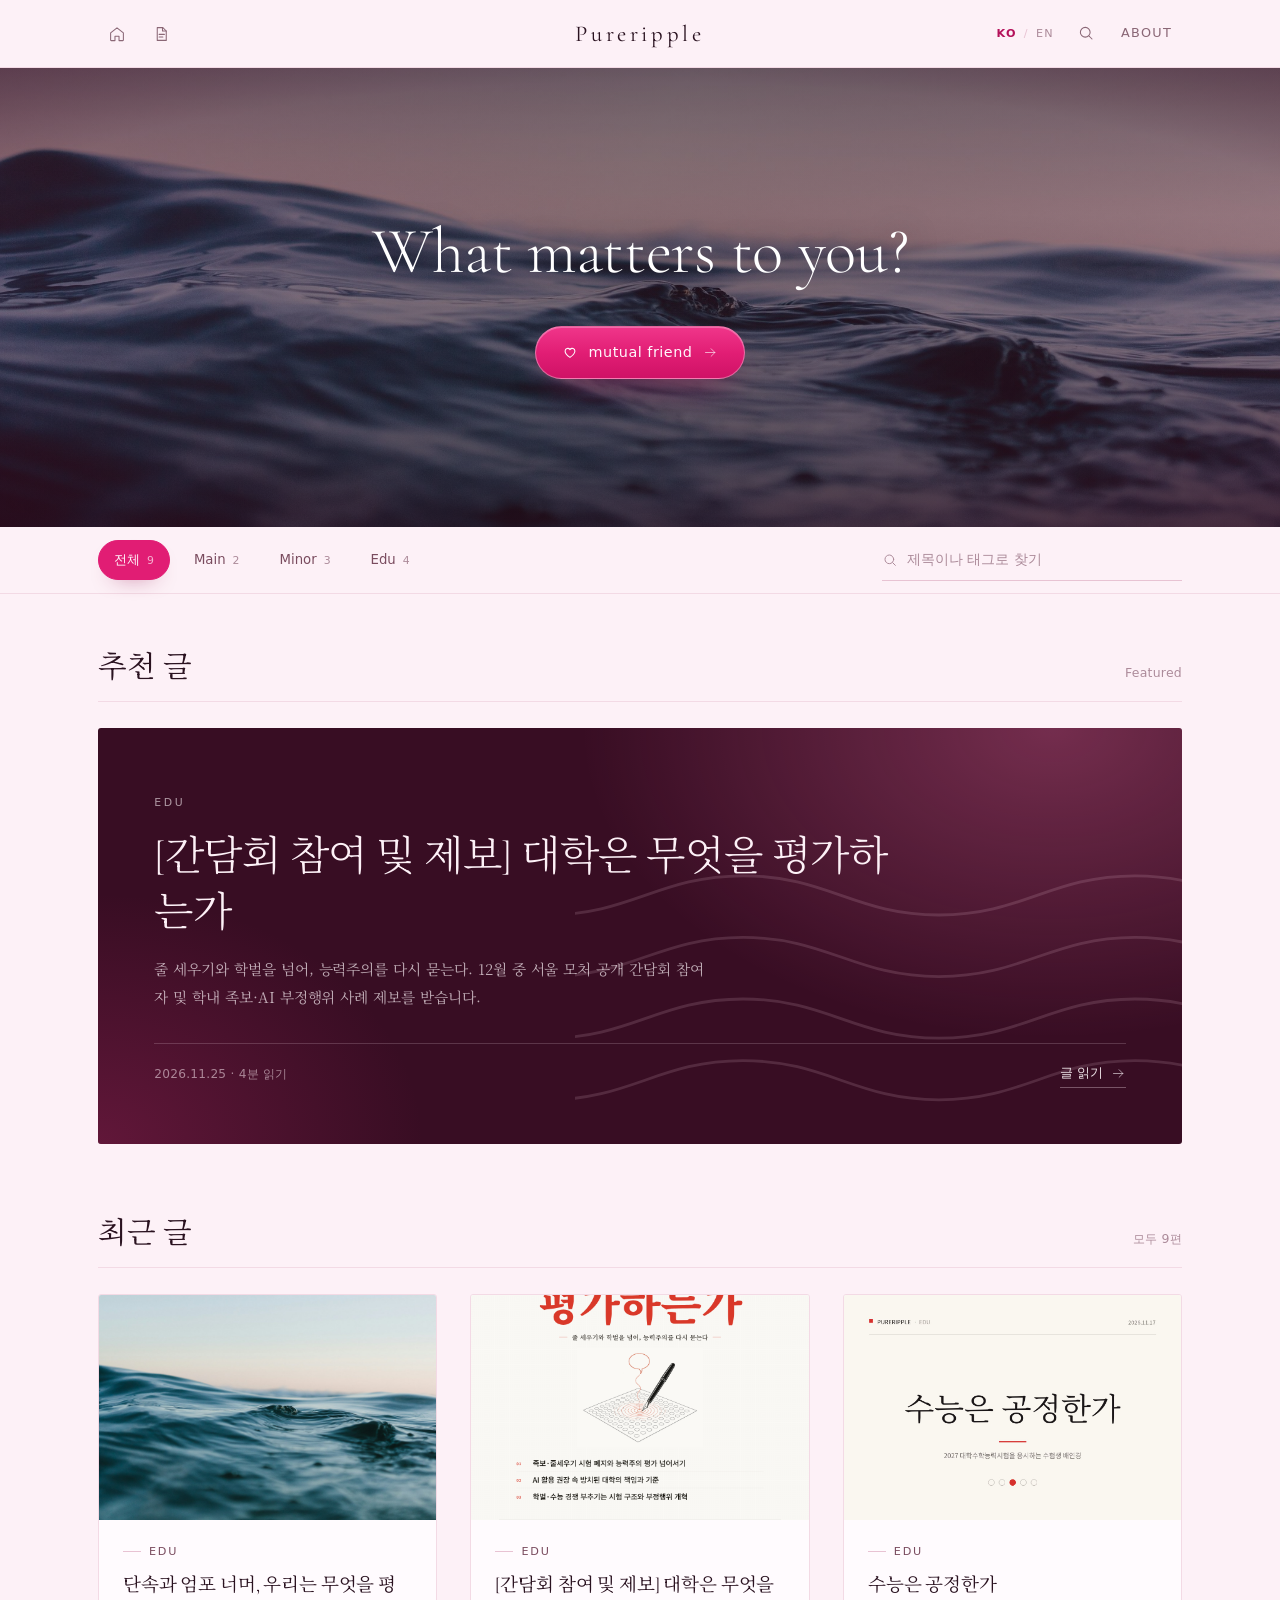
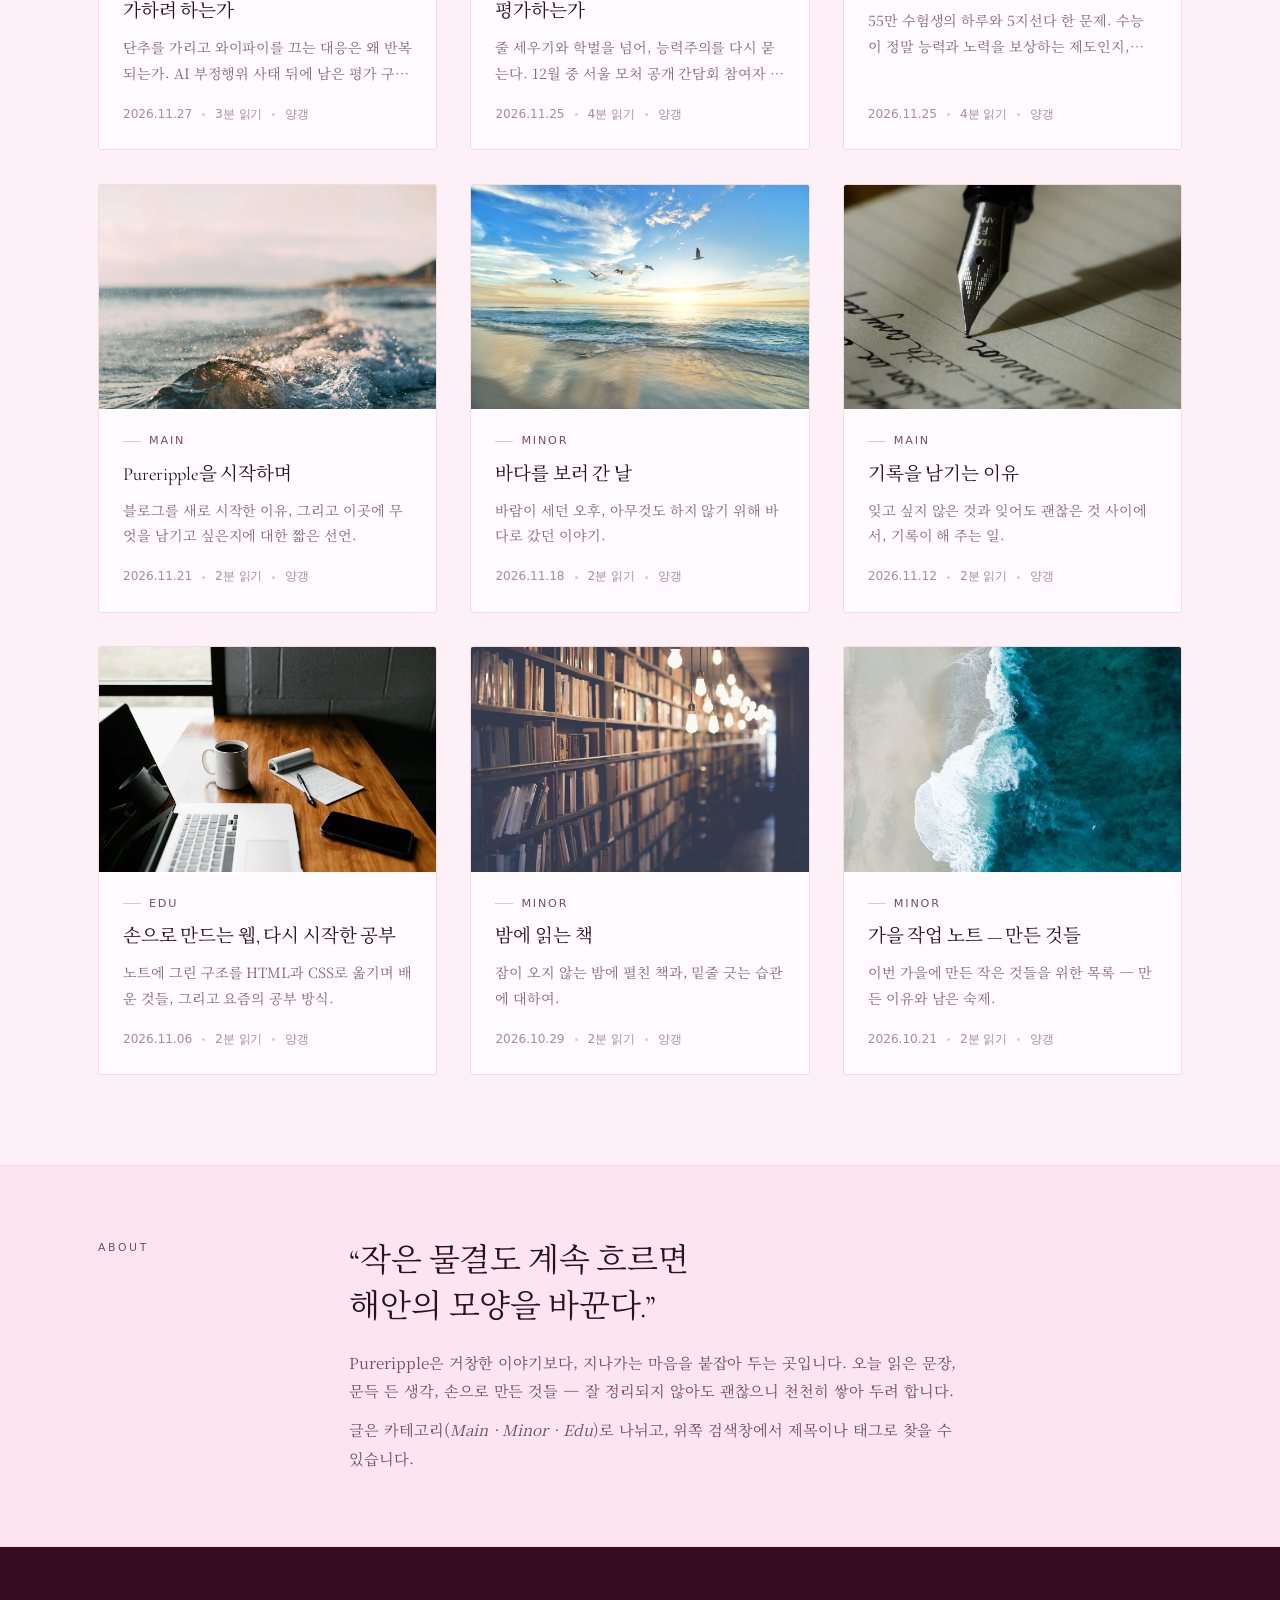
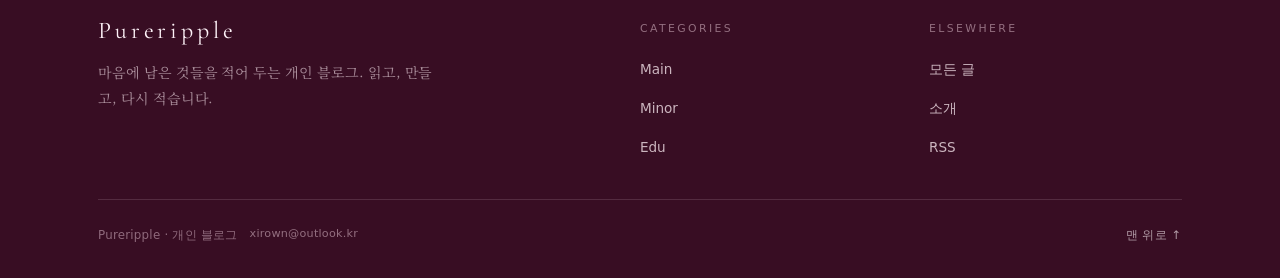
<file: index.html>
<!DOCTYPE html>
<html lang="ko">
  <head>
    <meta charset="utf-8" />
    <meta name="viewport" content="width=device-width, initial-scale=1" />
    <meta name="robots" content="index, follow" />
    <title>Pureripple — 마음에 남은 것들을 적는 곳</title>
    <meta
      name="description"
      content="Pureripple은 일상과 생각, 작업의 기록을 천천히 쌓아 두는 개인 블로그입니다."
    />
    <meta name="theme-color" content="#fdf1f7" />
    <link rel="alternate" type="application/rss+xml" title="Pureripple RSS" href="feed.xml" />

    <meta property="og:type" content="website" />
    <meta property="og:title" content="Pureripple — 마음에 남은 것들을 적는 곳" />
    <meta
      property="og:description"
      content="일상과 생각, 작업의 기록을 천천히 쌓아 두는 개인 블로그."
    />
    <meta property="og:image" content="assets/hero.jpg" />

    <link rel="icon" href="assets/favicon.svg" type="image/svg+xml" />
    <link rel="preconnect" href="https://fonts.googleapis.com" />
    <link rel="preconnect" href="https://fonts.gstatic.com" crossorigin />
    <link
      href="https://fonts.googleapis.com/css2?family=Cormorant+Garamond:wght@300;400;500&family=Noto+Serif+KR:wght@300;400;500;600&display=swap"
      rel="stylesheet"
    />
    <link rel="stylesheet" href="style.css" />
  </head>
  <body>
    <a class="skip-link" href="#archive">본문으로 건너뛰기</a>

    <!-- 헤더 -->
    <header class="site-header" id="top">
      <div class="header-inner">
        <nav class="header-nav header-nav--left" aria-label="빠른 이동">
          <a class="icon-link" href="index.html" aria-label="홈으로">
            <svg viewBox="0 0 24 24" fill="none" stroke="currentColor" stroke-linecap="round" stroke-linejoin="round" aria-hidden="true">
              <path d="M3.5 10.5 12 3.8l8.5 6.7V20a.8.8 0 0 1-.8.8h-5V15h-5.4v5.8h-5A.8.8 0 0 1 3.5 20z"></path>
            </svg>
          </a>
          <a class="icon-link" href="#archive" aria-label="글 목록 보기">
            <svg viewBox="0 0 24 24" fill="none" stroke="currentColor" stroke-linecap="round" stroke-linejoin="round" aria-hidden="true">
              <path d="M7 3.5h7.5L19 8v12.5H7z"></path>
              <path d="M14 3.5V8h5"></path>
              <path d="M9.5 12.5h7M9.5 16h5"></path>
            </svg>
          </a>
        </nav>

        <a class="wordmark" href="index.html">Pureripple</a>

        <div class="header-nav header-nav--right">
          <div class="lang-switch" role="group" aria-label="Language">
            <button class="lang-btn" type="button" data-lang="ko" aria-pressed="true">KO</button>
            <span class="lang-sep" aria-hidden="true">/</span>
            <button class="lang-btn" type="button" data-lang="en" aria-pressed="false">EN</button>
          </div>
          <button class="icon-link" id="searchJump" aria-label="글 검색하기">
            <svg viewBox="0 0 24 24" fill="none" stroke="currentColor" stroke-linecap="round" stroke-linejoin="round" aria-hidden="true">
              <circle cx="11" cy="11" r="6.5"></circle>
              <path d="m16 16 4 4"></path>
            </svg>
          </button>
          <a class="header-link" href="#about">About</a>
        </div>
      </div>
    </header>

    <main>
      <!-- 히어로 -->
      <section class="hero" aria-labelledby="heroTitle">
        <img
          class="hero-img"
          src="assets/hero.jpg"
          alt="아침빛이 비치는 잔잔한 바다의 물결"
          fetchpriority="high"
          width="2200"
          height="1240"
        />
        <div class="hero-veil" aria-hidden="true"></div>
        <div class="hero-inner">
          <h1 class="hero-title" id="heroTitle">What matters to you?</h1>
          <div class="hero-actions">
            <button
              class="btn btn-mutual"
              type="button"
              id="mutualFriendOpen"
              aria-haspopup="dialog"
              aria-controls="mutualFriendDialog"
            >
              <svg class="btn-heart" viewBox="0 0 24 24" fill="none" stroke="currentColor" stroke-linecap="round" stroke-linejoin="round" aria-hidden="true">
                <path d="M12 20.1c-1.2-.8-7.3-4.9-7.3-9.3a4 4 0 0 1 7.3-2.4 4 4 0 0 1 7.3 2.4c0 4.4-6.1 8.5-7.3 9.3z"></path>
              </svg>
              mutual friend
              <svg class="btn-arrow" viewBox="0 0 24 24" fill="none" stroke="currentColor" stroke-linecap="round" stroke-linejoin="round" aria-hidden="true">
                <path d="M4 12h15"></path>
                <path d="m13 6 6 6-6 6"></path>
              </svg>
            </button>
          </div>
        </div>
      </section>

      <!-- 카테고리 · 검색 -->
      <div class="toolbar" id="archive">
        <div class="container toolbar-inner">
          <div class="filters" id="filterBar" role="group" aria-label="카테고리 필터">
            <button class="chip is-active" data-category="전체" aria-pressed="true">전체</button>
          </div>

          <div class="search" role="search">
            <svg viewBox="0 0 24 24" fill="none" stroke="currentColor" stroke-linecap="round" stroke-linejoin="round" aria-hidden="true">
              <circle cx="11" cy="11" r="6.5"></circle>
              <path d="m16 16 4 4"></path>
            </svg>
            <input
              id="searchInput"
              type="search"
              placeholder="제목이나 태그로 찾기"
              aria-label="글 검색"
              data-i18n-ph="searchPh"
              data-i18n-aria="searchAria"
              autocomplete="off"
            />
            <button class="search-clear" id="searchClear" aria-label="검색어 지우기" data-i18n-aria="clearAria" hidden>
              <svg viewBox="0 0 24 24" fill="none" stroke="currentColor" stroke-linecap="round" aria-hidden="true">
                <path d="m6 6 12 12M18 6 6 18"></path>
              </svg>
            </button>
          </div>
        </div>
      </div>

      <!-- 추천 글 -->
      <section class="section featured-section" aria-labelledby="featuredTitle" id="featuredSection">
        <div class="container">
          <div class="section-head">
            <h2 class="section-title" id="featuredTitle" data-i18n="featured">추천 글</h2>
            <p class="section-note" data-i18n="featuredNote">Featured</p>
          </div>
          <div id="featuredWrap">
            <div class="loading">글을 불러오는 중…</div>
          </div>
        </div>
      </section>

      <!-- 최근 글 -->
      <section class="section" aria-labelledby="recentTitle">
        <div class="container">
          <div class="section-head">
            <h2 class="section-title" id="recentTitle" data-i18n="recent">최근 글</h2>
            <p class="section-note" id="resultNote"></p>
          </div>

          <div class="post-grid" id="postGrid"></div>

          <div class="empty-state" id="emptyState" hidden>
            <strong data-i18n="emptyTitle">아직 이 조건에 맞는 글이 없어요</strong>
            <span data-i18n="emptyBody">다른 검색어를 넣거나 카테고리를 바꿔 보세요.</span>
            <div>
              <button class="link-arrow" id="resetFilters" type="button" data-i18n="showAll">
                전체 글 보기
              </button>
            </div>
          </div>
        </div>
      </section>

      <!-- 소개 -->
      <section class="about" id="about" aria-labelledby="aboutTitle">
        <div class="container about-inner">
          <div>
            <p class="eyebrow">About</p>
          </div>
          <div>
            <h2 class="about-quote" id="aboutTitle" data-i18n-html="aboutQuote">
              “작은 물결도 계속 흐르면<br />
              해안의 모양을 바꾼다.”
            </h2>
            <p class="about-body" data-i18n="aboutBody1">
              Pureripple은 거창한 이야기보다, 지나가는 마음을 붙잡아 두는 곳입니다.
              오늘 읽은 문장, 문득 든 생각, 손으로 만든 것들 — 잘 정리되지 않아도 괜찮으니
              천천히 쌓아 두려 합니다.
            </p>
            <p class="about-body" data-i18n-html="aboutBody2">
              글은 카테고리(<em>Main · Minor · Edu</em>)로 나뉘고, 위쪽 검색창에서
              제목이나 태그로 찾을 수 있습니다.
            </p>
          </div>
        </div>
      </section>
    </main>

    <!-- 푸터 -->
    <footer class="site-footer">
      <div class="container">
        <div class="footer-top">
          <div class="footer-brand">
            <p class="footer-wordmark">Pureripple</p>
            <p class="footer-line" data-i18n="footerLine">
              마음에 남은 것들을 적어 두는 개인 블로그. 읽고, 만들고, 다시 적습니다.
            </p>
          </div>
          <div>
            <p class="footer-col-title" data-i18n="categories">Categories</p>
            <ul class="footer-links" data-footer-cats>
              <li><a href="index.html?cat=Main#archive" data-cat-link="Main" data-cat-label="Main">Main</a></li>
              <li><a href="index.html?cat=Minor#archive" data-cat-link="Minor" data-cat-label="Minor">Minor</a></li>
              <li><a href="index.html?cat=Edu#archive" data-cat-link="Edu" data-cat-label="Edu">Edu</a></li>
            </ul>
          </div>
          <div>
            <p class="footer-col-title" data-i18n="elsewhere">Elsewhere</p>
            <ul class="footer-links">
              <li><a href="#archive" data-i18n="allPosts">모든 글</a></li>
              <li><a href="#about" data-i18n="aboutMenu">소개</a></li>
              <li><a href="feed.xml" type="application/rss+xml" data-i18n="rss">RSS</a></li>
            </ul>
          </div>
        </div>
        <div class="footer-bottom">
          <div class="footer-bottom-meta">
            <span data-i18n="footerNote">Pureripple · 개인 블로그</span>
            <a class="footer-mail" href="mailto:xirown@outlook.kr">xirown@outlook.kr</a>
          </div>
          <a class="to-top" href="#top" data-i18n="toTop">맨 위로 ↑</a>
        </div>
      </div>
    </footer>

    <noscript>
      <div class="container">
        <div class="notice">
          <h2>글 목록을 보려면 자바스크립트가 필요해요</h2>
          <p>브라우저의 자바스크립트를 켜면 추천 글과 최근 글이 나타납니다.</p>
        </div>
      </div>
    </noscript>

    <!-- 서로이웃 신청 (Mutual Friend) 모달 -->
    <dialog
      class="mf-dialog"
      id="mutualFriendDialog"
      aria-labelledby="mfTitle"
      aria-describedby="mfLede"
    >
      <div class="mf-panel">
        <button class="mf-close" type="button" id="mfClose" aria-label="닫기" data-i18n-aria="mfCancel">
          <svg viewBox="0 0 24 24" fill="none" stroke="currentColor" stroke-linecap="round" aria-hidden="true">
            <path d="m6 6 12 12M18 6 6 18"></path>
          </svg>
        </button>

        <div class="mf-head">
          <p class="eyebrow" data-i18n="mfEyebrow">Mutual friend</p>
          <h2 class="mf-title" id="mfTitle" data-i18n-html="mfTitle">서로이웃 <em>신청</em></h2>
          <p class="mf-lede" id="mfLede" data-i18n="mfLede">
            Pureripple의 새 글을 가장 먼저 나누고, 서로의 기록에 가끔 들르는
            이웃이 되고 싶어요. 이름과 한마디만 남겨 주세요.
          </p>
        </div>

        <div class="mf-done mf-soon" id="mfSoon">
          <span class="mf-badge" aria-hidden="true">
            <svg viewBox="0 0 24 24" fill="none" stroke="currentColor" stroke-linecap="round" stroke-linejoin="round">
              <circle cx="12" cy="12" r="8.4"></circle>
              <path d="M12 7.6V12l3 1.9"></path>
            </svg>
          </span>
          <p class="mf-state" data-i18n="mfSoonLabel">준비 중</p>
          <h3 class="mf-done-title" id="mfSoonTitle" tabindex="-1" data-i18n="mfSoonTitle">
            현재 서로이웃 기능은 아직 활성화 전(준비 중)입니다
          </h3>
          <p class="mf-done-body" data-i18n="mfSoonBody">
            곧 문을 열면 이곳에서 신청을 받을게요. 그동안 새 글은 RSS로 가장 먼저
            받아 보실 수 있어요.
          </p>
          <div class="mf-actions">
            <a class="btn btn-ghost" href="feed.xml" data-i18n="mfSoonRss">RSS로 새 글 받기</a>
            <button class="btn btn-primary" type="button" id="mfSoonClose" data-i18n="mfCancel">닫기</button>
          </div>
        </div>
      </div>
    </dialog>

    <script src="app.js"></script>
  </body>
</html>
</file>
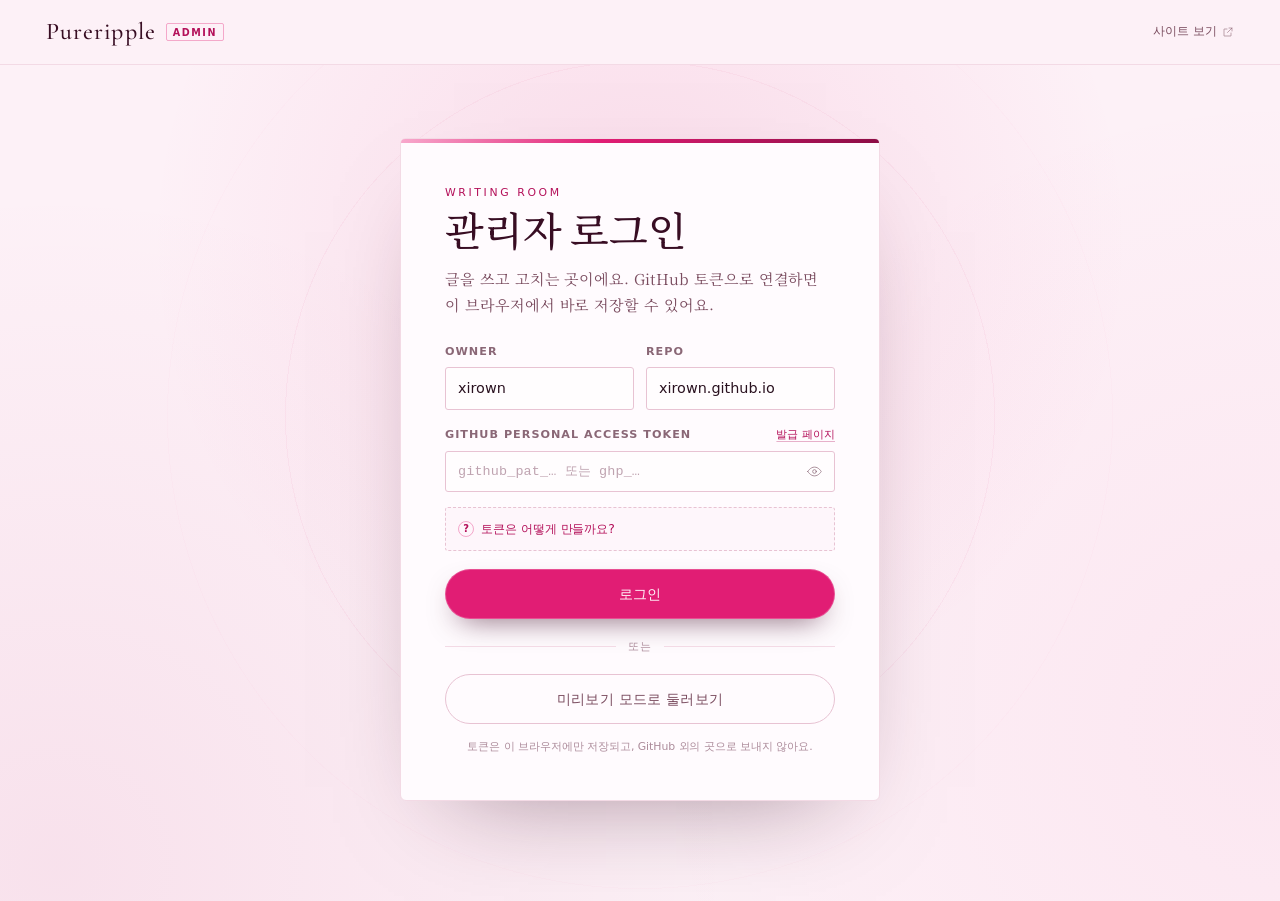
<file: admin/index.html>
<!DOCTYPE html>
<html lang="ko">
  <head>
    <meta charset="utf-8" />
    <meta name="viewport" content="width=device-width, initial-scale=1" />
    <title>관리자 — Pureripple</title>
    <meta name="robots" content="noindex, nofollow" />
    <meta name="referrer" content="no-referrer" />
    <meta http-equiv="refresh" content="0; url=../admin.html" />
    <link rel="icon" href="../assets/favicon.svg" type="image/svg+xml" />
    <script>
      // /admin 으로 들어와도 같은 관리자 화면을 엽니다. (#/edit/... 같은 주소도 유지)
      location.replace("../admin.html" + location.hash);
    </script>
  </head>
  <body>
    <p style="font-family: system-ui, sans-serif; padding: 24px; line-height: 1.7">
      관리자 페이지로 이동 중이에요.
      <a href="../admin.html">관리자 페이지 열기</a>
    </p>
  </body>
</html>
</file>
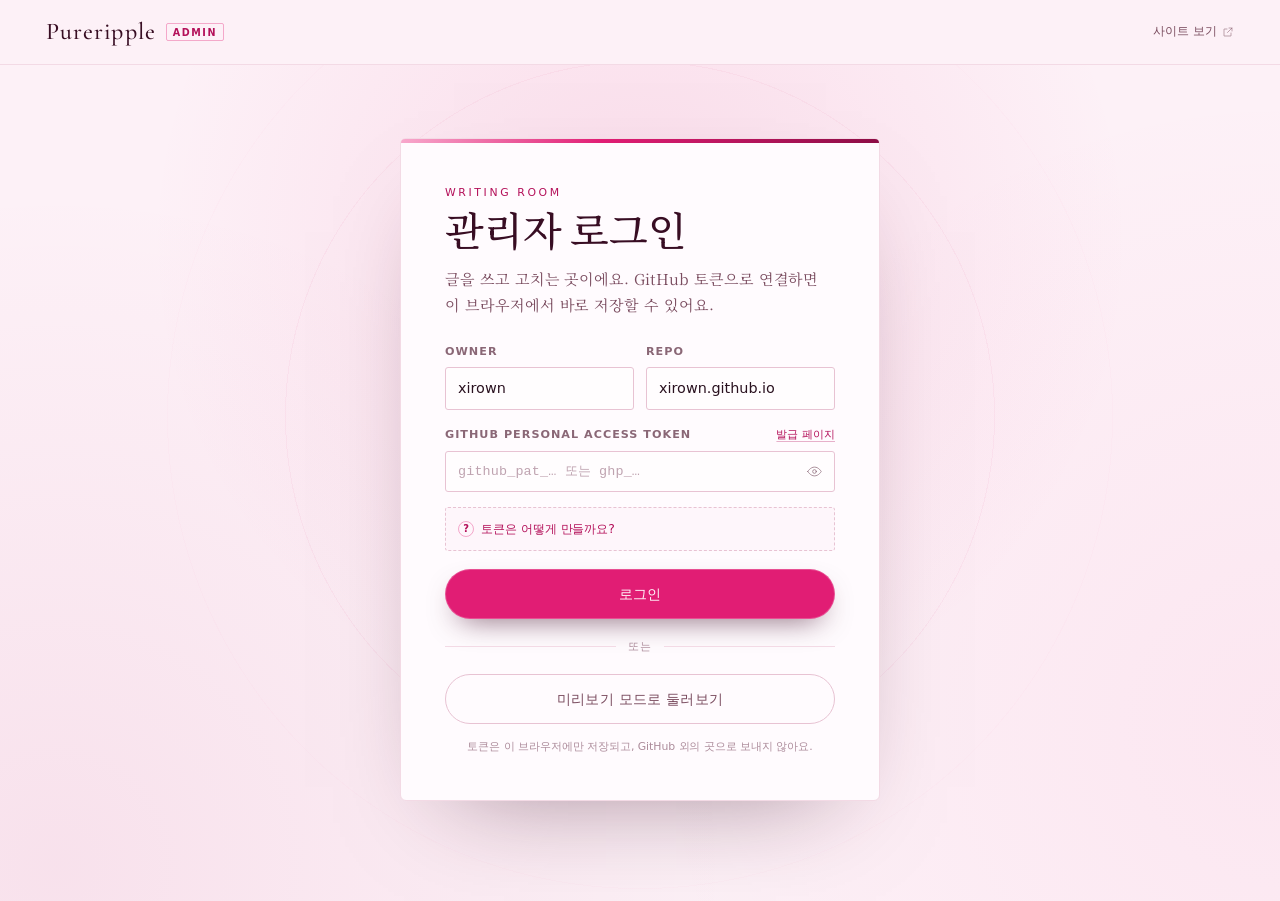
<file: admin.html>
<!DOCTYPE html>
<html lang="ko">
  <head>
    <meta charset="utf-8" />
    <meta name="viewport" content="width=device-width, initial-scale=1" />
    <title>관리자 — Pureripple</title>
    <meta name="robots" content="noindex, nofollow" />
    <meta name="referrer" content="no-referrer" />
    <meta name="theme-color" content="#fdf1f7" />

    <link rel="icon" href="assets/favicon.svg" type="image/svg+xml" />
    <link rel="preconnect" href="https://fonts.googleapis.com" />
    <link rel="preconnect" href="https://fonts.gstatic.com" crossorigin />
    <link
      href="https://fonts.googleapis.com/css2?family=Cormorant+Garamond:wght@300;400;500;600&family=Noto+Serif+KR:wght@300;400;500;600&display=swap"
      rel="stylesheet"
    />
    <link rel="stylesheet" href="style.css" />
    <link rel="stylesheet" href="admin.css" />
  </head>
  <body class="ad-body" data-view="boot">
    <a class="skip-link" href="#adminMain">본문으로 건너뛰기</a>

    <!-- 관리자 헤더 -->
    <header class="ad-header">
      <div class="ad-header-inner">
        <a class="ad-brand" href="index.html" title="블로그로 돌아가기">
          <span class="ad-brand-name">Pureripple</span>
          <span class="ad-brand-tag">Admin</span>
        </a>

        <div class="ad-header-tools">
          <span class="ad-conn" id="connChip" hidden>
            <span class="ad-conn-dot" aria-hidden="true"></span>
            <span id="connText">연결 확인 중</span>
          </span>
          <a class="ad-textlink" href="index.html" target="_blank" rel="noopener">
            사이트 보기
            <svg viewBox="0 0 24 24" fill="none" stroke="currentColor" stroke-linecap="round" stroke-linejoin="round" aria-hidden="true">
              <path d="M14 4h6v6"></path>
              <path d="M20 4 11 13"></path>
              <path d="M18 14v5.5a.5.5 0 0 1-.5.5h-13a.5.5 0 0 1-.5-.5v-13a.5.5 0 0 1 .5-.5H10"></path>
            </svg>
          </a>
          <button class="ad-out" id="logoutBtn" type="button" hidden>나가기</button>
        </div>
      </div>
    </header>

    <main id="adminMain">
      <!-- 연결 확인 중 (저장된 토큰이 있을 때 잠깐 보입니다) -->
      <section class="ad-view ad-boot" id="viewBoot" aria-live="polite" aria-label="연결 확인 중">
        <span class="ad-boot-mark" aria-hidden="true"></span>
        <p>연결을 확인하는 중…</p>
      </section>

      <!-- ============================== 로그인 ============================== -->
      <section class="ad-view ad-login" id="viewLogin" aria-labelledby="loginTitle">
        <div class="ad-login-rings" aria-hidden="true"></div>

        <div class="ad-login-card">
          <p class="eyebrow">Writing room</p>
          <h1 class="ad-login-title" id="loginTitle">관리자 로그인</h1>
          <p class="ad-login-lede">
            글을 쓰고 고치는 곳이에요. GitHub 토큰으로 연결하면 이 브라우저에서 바로
            저장할 수 있어요.
          </p>

          <div class="ad-alert" id="loginNotice" role="alert" hidden></div>

          <form id="loginForm" novalidate>
            <div class="ad-field-row">
              <label class="ad-field">
                <span class="ad-label">Owner</span>
                <input
                  class="ad-input"
                  id="ownerInput"
                  name="owner"
                  type="text"
                  value="xirown"
                  autocomplete="username"
                  spellcheck="false"
                  required
                />
              </label>
              <label class="ad-field">
                <span class="ad-label">Repo</span>
                <input
                  class="ad-input"
                  id="repoInput"
                  name="repo"
                  type="text"
                  value="xirown.github.io"
                  autocomplete="off"
                  spellcheck="false"
                  required
                />
              </label>
            </div>

            <label class="ad-field">
              <span class="ad-label">
                GitHub Personal Access Token
                <a class="ad-label-link" href="https://github.com/settings/tokens" target="_blank" rel="noopener">발급 페이지</a>
              </span>
              <span class="ad-secret">
                <input
                  class="ad-input"
                  id="tokenInput"
                  name="token"
                  type="password"
                  placeholder="github_pat_… 또는 ghp_…"
                  autocomplete="off"
                  spellcheck="false"
                  required
                />
                <button class="ad-secret-toggle" id="tokenToggle" type="button" aria-label="토큰 보기" aria-pressed="false">
                  <svg viewBox="0 0 24 24" fill="none" stroke="currentColor" stroke-linecap="round" stroke-linejoin="round" aria-hidden="true">
                    <path d="M2.5 12S6 5.8 12 5.8 21.5 12 21.5 12 18 18.2 12 18.2 2.5 12 2.5 12z"></path>
                    <circle cx="12" cy="12" r="2.6"></circle>
                  </svg>
                </button>
              </span>
            </label>

            <details class="ad-token-help">
              <summary>토큰은 어떻게 만들까요?</summary>
              <ol>
                <li><a href="https://github.com/settings/personal-access-tokens/new" target="_blank" rel="noopener">새 토큰 만들기</a>를 엽니다.</li>
                <li><strong>Repository access</strong>에서 <em>Only select repositories</em> → <strong>xirown.github.io</strong>를 고릅니다.</li>
                <li><strong>Permissions</strong> → <em>Repository permissions</em> → <strong>Contents</strong>를 <strong>Read and write</strong>로 바꿉니다.</li>
                <li><strong>Generate token</strong>을 누르고, 나온 값을 위 칸에 붙여 넣습니다.</li>
              </ol>
              <p class="ad-hint">
                클래식 토큰을 쓴다면 <strong>repo</strong> 권한만 있으면 돼요. 토큰은 다른
                사람에게 보여 주지 마세요.
              </p>
            </details>

            <button class="btn btn-primary ad-block" id="loginBtn" type="submit">로그인</button>
          </form>

          <div class="ad-or"><span>또는</span></div>

          <button class="btn btn-ghost ad-block" id="previewBtn" type="button">
            미리보기 모드로 둘러보기
          </button>
          <p class="ad-note">
            토큰은 이 브라우저에만 저장되고, GitHub 외의 곳으로 보내지 않아요.
          </p>
        </div>
      </section>

      <!-- ============================== 대시보드 ============================== -->
      <section class="ad-view" id="viewDashboard" aria-labelledby="dashTitle">
        <div class="ad-wrap">
          <header class="ad-pagehead">
            <div>
              <p class="eyebrow">Writing room</p>
              <h1 class="ad-title" id="dashTitle">글 관리</h1>
              <p class="ad-lede" id="dashLede">
                지금까지 남긴 글을 여기서 고치고 지울 수 있어요.
              </p>
            </div>
            <div class="ad-pagehead-actions">
              <button class="btn btn-ghost" id="analyticsBtn" type="button">
                <svg viewBox="0 0 24 24" fill="none" stroke="currentColor" stroke-linecap="round" stroke-linejoin="round" aria-hidden="true">
                  <path d="M4 20V9"></path>
                  <path d="M10 20V4"></path>
                  <path d="M16 20v-7"></path>
                  <path d="M22 20H2"></path>
                </svg>
                통계
              </button>
              <button class="btn btn-ghost" id="settingsBtn" type="button">
                <svg viewBox="0 0 24 24" fill="none" stroke="currentColor" stroke-linecap="round" stroke-linejoin="round" aria-hidden="true">
                  <circle cx="12" cy="12" r="7.5"></circle>
                  <path d="M2.8 12h18.4"></path>
                  <path d="M12 4.5c2.2 2.4 3.3 4.9 3.3 7.5s-1.1 5.1-3.3 7.5c-2.2-2.4-3.3-4.9-3.3-7.5S9.8 6.9 12 4.5z"></path>
                </svg>
                사이트 설정
              </button>
              <button class="btn btn-primary" id="newPostBtn" type="button">
                <svg viewBox="0 0 24 24" fill="none" stroke="currentColor" stroke-linecap="round" stroke-linejoin="round" aria-hidden="true">
                  <path d="M12 5v14M5 12h14"></path>
                </svg>
                새 글 쓰기
              </button>
            </div>
          </header>

          <div class="ad-stats" id="dashStats" aria-label="글 현황"></div>

          <div class="ad-alert" id="dashError" role="alert" hidden>
            <span id="dashErrorText"></span>
            <button class="ad-alert-btn" id="dashRetry" type="button">다시 시도</button>
          </div>

          <div class="ad-panel">
            <div class="ad-panel-head">
              <h2 class="ad-panel-title">발행된 글 <span class="ad-count" id="postCount"></span></h2>
              <span class="ad-repo" id="repoLabel"></span>
            </div>

            <div class="ad-loading" id="dashLoading">글 목록을 불러오는 중…</div>
            <div class="ad-postlist" id="postList"></div>

            <div class="ad-empty" id="dashEmpty" hidden>
              <span class="ad-empty-heart" aria-hidden="true">
                <svg viewBox="0 0 24 24" fill="none" stroke="currentColor" stroke-linecap="round" stroke-linejoin="round">
                  <path d="M12 20.1c-1.2-.8-7.3-4.9-7.3-9.3a4 4 0 0 1 7.3-2.4 4 4 0 0 1 7.3 2.4c0 4.4-6.1 8.5-7.3 9.3z"></path>
                </svg>
              </span>
              <strong>아직 쓴 글이 없어요</strong>
              <p>첫 글을 남기면 여기에 쌓입니다.</p>
              <button class="btn btn-primary" id="emptyNewBtn" type="button">첫 글 쓰기</button>
            </div>
          </div>

          <!-- 카테고리 관리 -->
          <div class="ad-panel ad-catpanel">
            <div class="ad-panel-head">
              <h2 class="ad-panel-title">카테고리 <span class="ad-count" id="catCount"></span></h2>
              <span class="ad-repo">categories.json</span>
            </div>
            <div class="ad-catpanel-body">
              <ul class="ad-catlist" id="catList" aria-label="카테고리 목록"></ul>

              <form class="ad-catform" id="catForm" novalidate>
                <label class="ad-field">
                  <span class="ad-label">새 카테고리</span>
                  <input
                    class="ad-input"
                    id="catInput"
                    type="text"
                    maxlength="24"
                    placeholder="예: Notes"
                    autocomplete="off"
                    spellcheck="false"
                  />
                </label>
                <button class="btn btn-primary ad-sm" id="catAddBtn" type="submit">추가</button>
              </form>

              <div class="ad-alert" id="catError" role="alert" hidden></div>
              <p class="ad-hint" id="catHint">
                여기 있는 목록이 공개 화면의 필터 칩과 글쓰기 선택지에 그대로 쓰여요. 카테고리를 지우면
                그 카테고리의 글은 다른 카테고리로 옮겨서 저장해요.
              </p>
            </div>
          </div>

          <p class="ad-footnote" id="dashFootnote">
            저장하면 GitHub 저장소에 바로 커밋돼요. 사이트에 반영되기까지 1분쯤 걸릴 수 있어요.
          </p>
        </div>
      </section>

      <!-- ============================== 사이트 설정 ============================== -->
      <section class="ad-view ad-settings" id="viewSettings" aria-labelledby="settingsTitle">
        <div class="ad-wrap">
          <header class="ad-pagehead">
            <div>
              <p class="eyebrow">Site settings</p>
              <h1 class="ad-title" id="settingsTitle">사이트 설정</h1>
              <p class="ad-lede" id="settingsLede">
                검색엔진에 이 블로그를 보여 줄지 정하고, 구글·네이버 인증 코드와 방문자
                통계(GoatCounter)를 넣어 둘 수 있어요.
              </p>
            </div>
            <div class="ad-pagehead-actions">
              <button class="btn btn-ghost" id="settingsBack" type="button">글 목록</button>
            </div>
          </header>

          <div class="ad-seo-stack">
            <div class="ad-alert" id="seoError" role="alert" hidden></div>

            <div class="ad-panel">
              <div class="ad-panel-head">
                <h2 class="ad-panel-title">
                  지금 상태 <span class="ad-seo-badge" id="seoBadge">확인 중</span>
                </h2>
                <span class="ad-repo" id="seoRepoLabel"></span>
              </div>
              <div class="ad-seo-body">
                <p class="ad-seo-lead" id="seoStatusText">
                  저장소의 robots.txt 와 index.html 을 읽어 오는 중이에요.
                </p>
                <div class="ad-seo-facts" id="seoFacts"></div>
              </div>
            </div>

            <div class="ad-panel">
              <div class="ad-panel-head">
                <h2 class="ad-panel-title">검색엔진 공개</h2>
                <span class="ad-seo-flag" id="seoModeFlag">공개</span>
              </div>
              <div class="ad-seo-body">
                <label class="ad-switch ad-switch--seo">
                  <input id="seoPublicInput" type="checkbox" checked />
                  <span class="ad-switch-ui" aria-hidden="true"></span>
                  <span class="ad-switch-label">검색엔진에 공개하기</span>
                </label>
                <p class="ad-hint" id="seoPublicHint"></p>
                <ul class="ad-seo-changes" id="seoChanges"></ul>
              </div>
            </div>

            <div class="ad-panel">
              <div class="ad-panel-head">
                <h2 class="ad-panel-title">검색 등록 인증 코드</h2>
                <span class="ad-repo">index.html &lt;head&gt;</span>
              </div>
              <div class="ad-seo-body">
                <div class="ad-field-row">
                  <label class="ad-field">
                    <span class="ad-label">Google Search Console <em>google-site-verification</em></span>
                    <input
                      class="ad-input"
                      id="googleVerifyInput"
                      type="text"
                      autocomplete="off"
                      spellcheck="false"
                      placeholder="인증 코드를 붙여 넣으세요"
                    />
                  </label>
                  <label class="ad-field">
                    <span class="ad-label">네이버 서치어드바이저 <em>naver-site-verification</em></span>
                    <input
                      class="ad-input"
                      id="naverVerifyInput"
                      type="text"
                      autocomplete="off"
                      spellcheck="false"
                      placeholder="인증 코드를 붙여 넣으세요"
                    />
                  </label>
                </div>
                <p class="ad-hint">
                  인증 코드는 index.html 의 &lt;head&gt; 에 &lt;meta&gt; 태그로 들어가요. 칸을 비우고
                  저장하면 태그가 지워집니다. 구글·네이버 콘솔에서 발급한 content 값만 붙여 넣으세요.
                </p>
              </div>
            </div>

            <div class="ad-panel">
              <div class="ad-panel-head">
                <h2 class="ad-panel-title">방문자 통계 (GoatCounter)</h2>
                <span class="ad-repo">index.html · post.html</span>
              </div>
              <div class="ad-seo-body">
                <label class="ad-field">
                  <span class="ad-label">사이트 코드 <em>예: pureripple</em></span>
                  <input
                    class="ad-input"
                    id="goatInput"
                    type="text"
                    autocomplete="off"
                    spellcheck="false"
                    maxlength="63"
                    placeholder="pureripple"
                  />
                </label>
                <p class="ad-hint">
                  GoatCounter 에서 만든 사이트 코드를 넣고 저장하면 index.html 과 post.html 에
                  가벼운 방문자 카운터 스크립트가 들어가요. 비우면 빠집니다.
                  <a href="https://www.goatcounter.com/signup" target="_blank" rel="noopener">
                    무료로 시작하기 (1분)
                  </a>
                </p>
              </div>
            </div>

            <div class="ad-panel">
              <div class="ad-panel-head">
                <h2 class="ad-panel-title">저장될 파일 미리보기</h2>
                <span class="ad-repo" id="seoPreviewNote"></span>
              </div>
              <div class="ad-seo-files" id="seoFiles"></div>
            </div>

            <div class="ad-seo-actions">
              <button class="btn btn-primary" id="seoSaveBtn" type="button">설정 저장</button>
              <button class="btn btn-ghost" id="seoReloadBtn" type="button">저장소에서 다시 읽기</button>
              <span class="ad-seo-savehint" id="seoSaveHint"></span>
            </div>
          </div>
        </div>
      </section>

      <!-- ============================== 통계 ============================== -->
      <section class="ad-view ad-analytics" id="viewAnalytics" aria-labelledby="analyticsTitle">
        <div class="ad-wrap">
          <header class="ad-pagehead">
            <div>
              <p class="eyebrow">Insights</p>
              <h1 class="ad-title" id="analyticsTitle">통계</h1>
              <p class="ad-lede" id="analyticsLede">
                블로그에 쌓인 글과 검색·구독 상태, 그리고 GoatCounter 방문자 통계를 한 화면에서 봐요.
              </p>
            </div>
            <div class="ad-pagehead-actions">
              <button class="btn btn-ghost" id="analyticsBack" type="button">글 목록</button>
              <button class="btn btn-ghost" id="analyticsRefresh" type="button">새로고침</button>
            </div>
          </header>

          <div class="ad-stats ad-stats--four" id="anStats" aria-label="블로그 콘텐츠 통계"></div>

          <div class="ad-an-grid">
            <div class="ad-panel">
              <div class="ad-panel-head">
                <h2 class="ad-panel-title">카테고리 분포</h2>
                <span class="ad-repo" id="anCatNote"></span>
              </div>
              <div class="ad-an-body" id="anCategories"></div>
            </div>
            <div class="ad-panel">
              <div class="ad-panel-head">
                <h2 class="ad-panel-title">인기 태그</h2>
                <span class="ad-repo">TOP 8</span>
              </div>
              <div class="ad-an-body" id="anTags"></div>
            </div>
          </div>

          <div class="ad-panel">
            <div class="ad-panel-head">
              <h2 class="ad-panel-title">사이트 상태</h2>
              <span class="ad-repo" id="anSiteNote"></span>
            </div>
            <div class="ad-an-body">
              <div class="ad-an-checks" id="anChecks"></div>
            </div>
          </div>

          <div class="ad-panel">
            <div class="ad-panel-head">
              <h2 class="ad-panel-title">방문자 <span class="ad-seo-badge" id="anGoatBadge">확인 중</span></h2>
              <span class="ad-repo" id="anGoatNote"></span>
            </div>
            <div class="ad-an-body" id="anVisitors"></div>
          </div>
        </div>
      </section>

      <!-- ============================== 에디터 ============================== -->
      <section class="ad-view ad-editor" id="viewEditor" aria-labelledby="editorHeading">
        <div class="ad-wrap ad-wrap--wide">
          <h1 class="ad-visually-hidden" id="editorHeading">글 작성</h1>

          <div class="ad-editor-head">
            <div class="ad-editor-crumb">
              <button class="ad-back" id="editorBack" type="button">
                <svg viewBox="0 0 24 24" fill="none" stroke="currentColor" stroke-linecap="round" stroke-linejoin="round" aria-hidden="true">
                  <path d="M20 12H5"></path>
                  <path d="m11 6-6 6 6 6"></path>
                </svg>
                글 목록
              </button>
              <span class="ad-crumb-sep" aria-hidden="true">/</span>
              <span class="ad-crumb-now" id="editorMode">새 글</span>
              <span class="ad-dirty" id="dirtyFlag" hidden>저장 안 됨</span>
            </div>
            <div class="ad-editor-actions">
              <button class="btn btn-ghost ad-sm" id="editorCancel" type="button">취소</button>
              <button class="btn btn-primary" id="saveBtn" type="button">발행하기</button>
            </div>
          </div>

          <input
            class="ad-title-input"
            id="titleInput"
            type="text"
            maxlength="120"
            placeholder="제목을 적어 주세요"
            aria-label="글 제목"
            autocomplete="off"
          />

          <div class="ad-alert ad-alert--form" id="formError" role="alert" hidden></div>

          <div class="ad-editor-grid">
            <!-- 메타 정보 -->
            <aside class="ad-meta" aria-label="글 정보">
              <label class="ad-field">
                <span class="ad-label">
                  주소 <em>영문 · 숫자 · 하이픈</em>
                </span>
                <span class="ad-slugwrap">
                  <span class="ad-prefix" aria-hidden="true">?slug=</span>
                  <input
                    class="ad-input"
                    id="slugInput"
                    type="text"
                    inputmode="latin"
                    maxlength="80"
                    placeholder="a-day-by-the-sea"
                    autocomplete="off"
                    spellcheck="false"
                  />
                  <button class="ad-slug-again" id="slugAgain" type="button" title="제목으로 다시 만들기" aria-label="제목으로 주소 다시 만들기">
                    <svg viewBox="0 0 24 24" fill="none" stroke="currentColor" stroke-linecap="round" stroke-linejoin="round" aria-hidden="true">
                      <path d="M20 11a8 8 0 1 0-2.6 6"></path>
                      <path d="M20 5v6h-6"></path>
                    </svg>
                  </button>
                </span>
                <p class="ad-hint" id="slugHint">제목을 쓰면 자동으로 채워져요.</p>
              </label>

              <div class="ad-field-row">
                <label class="ad-field">
                  <span class="ad-label">카테고리</span>
                  <select class="ad-input ad-select" id="categoryInput">
                    <option value="Main">Main</option>
                    <option value="Minor">Minor</option>
                    <option value="Edu">Edu</option>
                  </select>
                </label>
                <label class="ad-field">
                  <span class="ad-label">날짜</span>
                  <input class="ad-input" id="dateInput" type="date" />
                </label>
              </div>

              <label class="ad-field ad-field--wide">
                <span class="ad-label">
                  요약 <em>한두 줄</em>
                </span>
                <textarea
                  class="ad-input ad-textarea"
                  id="summaryInput"
                  rows="3"
                  maxlength="160"
                  placeholder="카드에 보여 줄 짧은 소개"
                ></textarea>
              </label>

              <label class="ad-field">
                <span class="ad-label">
                  태그 <em>쉼표로 구분</em>
                </span>
                <input
                  class="ad-input"
                  id="tagsInput"
                  type="text"
                  placeholder="바다, 산책, 가을"
                  autocomplete="off"
                />
              </label>

              <label class="ad-switch">
                <input id="featuredInput" type="checkbox" />
                <span class="ad-switch-ui" aria-hidden="true"></span>
                <span class="ad-switch-label">추천 글로 올리기</span>
              </label>

              <div class="ad-field ad-cover">
                <span class="ad-label" id="coverLabel">표지 이미지</span>
                <select class="ad-input ad-select" id="coverSelect" aria-labelledby="coverLabel">
                  <option value="assets/hero.jpg">기본 표지 · 바다</option>
                </select>
                <div class="ad-cover-row">
                  <img class="ad-cover-thumb" id="coverPreview" alt="" hidden />
                  <div class="ad-cover-copy">
                    <button class="ad-minibt" id="coverUploadBtn" type="button">
                      <svg viewBox="0 0 24 24" fill="none" stroke="currentColor" stroke-linecap="round" stroke-linejoin="round" aria-hidden="true">
                        <path d="M12 16V4"></path>
                        <path d="m7 9 5-5 5 5"></path>
                        <path d="M4 15v4.5a.5.5 0 0 0 .5.5h15a.5.5 0 0 0 .5-.5V15"></path>
                      </svg>
                      새 이미지 올리기
                    </button>
                    <input id="coverFile" type="file" accept="image/*" hidden />
                  </div>
                </div>
                <p class="ad-hint" id="coverHint">고르거나 새로 올리면 assets/covers/에 저장돼요.</p>
              </div>

              <div class="ad-meta-foot">
                <span id="readHint">1분 읽기</span>
                <span class="ad-dot" aria-hidden="true"></span>
                <span id="charHint">0자</span>
              </div>
            </aside>

            <!-- 본문 -->
            <div class="ad-compose" id="compose" data-pane="write">
              <div class="ad-tabs" role="tablist" aria-label="본문 보기 방식">
                <button class="ad-tab is-active" type="button" role="tab" aria-selected="true" data-pane="write">쓰기</button>
                <button class="ad-tab" type="button" role="tab" aria-selected="false" data-pane="preview">미리보기</button>
              </div>

              <div class="ad-toolbar" role="toolbar" aria-label="본문 서식">
                <button class="ad-tool ad-tool--bold" type="button" data-action="bold" title="굵게" aria-label="굵게">
                  <span aria-hidden="true">B</span>
                </button>
                <button class="ad-tool ad-tool--italic" type="button" data-action="italic" title="기울임" aria-label="기울임">
                  <span aria-hidden="true">I</span>
                </button>
                <button class="ad-tool" type="button" data-action="heading" title="소제목" aria-label="소제목">
                  <span aria-hidden="true">H2</span>
                </button>
                <button class="ad-tool" type="button" data-action="quote" title="인용문" aria-label="인용문">
                  <svg viewBox="0 0 24 24" fill="none" stroke="currentColor" stroke-linecap="round" stroke-linejoin="round" aria-hidden="true">
                    <path d="M5 6.5v11"></path>
                    <path d="M9.5 8h9.5M9.5 12h9.5M9.5 16h9.5"></path>
                  </svg>
                </button>
                <button class="ad-tool" type="button" data-action="link" title="링크" aria-label="링크">
                  <svg viewBox="0 0 24 24" fill="none" stroke="currentColor" stroke-linecap="round" stroke-linejoin="round" aria-hidden="true">
                    <path d="M10.5 13.5a3.5 3.5 0 0 0 5 0l3-3a3.5 3.5 0 0 0-5-5l-1.4 1.4"></path>
                    <path d="M13.5 10.5a3.5 3.5 0 0 0-5 0l-3 3a3.5 3.5 0 0 0 5 5l1.4-1.4"></path>
                  </svg>
                </button>
                <span class="ad-toolbar-sep" aria-hidden="true"></span>
                <button class="ad-tool" type="button" data-action="image" title="본문 이미지" aria-label="본문 이미지">
                  <svg viewBox="0 0 24 24" fill="none" stroke="currentColor" stroke-linecap="round" stroke-linejoin="round" aria-hidden="true">
                    <rect x="3.5" y="5" width="17" height="14" rx="1.5"></rect>
                    <circle cx="9" cy="10" r="1.4"></circle>
                    <path d="m4.5 17 4.6-4.3 3.2 2.9 3-2.6 4.2 4"></path>
                  </svg>
                </button>
                <span class="ad-toolbar-hint" aria-hidden="true">마크다운</span>
              </div>

              <div class="ad-split" id="editorSplit" data-pane="write">
                <div class="ad-pane ad-pane--write">
                  <label class="ad-visually-hidden" for="bodyInput">본문</label>
                  <textarea
                    id="bodyInput"
                    placeholder="마크다운으로 적어 주세요.&#10;&#10;## 소제목&#10;문단을 쓰고 **굵게**, *기울임*, [링크](https://example.com)도 됩니다.&#10;&#10;> 인용문은 이렇게."
                    spellcheck="false"
                  ></textarea>
                </div>
                <div class="ad-pane ad-pane--preview">
                  <div class="ad-preview" id="previewPane">
                    <p class="ad-preview-empty">여기에 본문이 그대로 보여요.</p>
                  </div>
                </div>
              </div>

              <details class="ad-en" id="enDetails">
                <summary>
                  <span class="ad-en-title">영문 버전 (선택)</span>
                  <em>EN 모드에서 보여 줄 제목 · 요약 · 본문</em>
                </summary>
                <div class="ad-en-body">
                  <div class="ad-field-row">
                    <label class="ad-field">
                      <span class="ad-label">Title (English)</span>
                      <input
                        class="ad-input"
                        id="titleEnInput"
                        type="text"
                        maxlength="120"
                        autocomplete="off"
                        placeholder="A day by the sea"
                      />
                    </label>
                    <label class="ad-field">
                      <span class="ad-label">Summary (English)</span>
                      <input
                        class="ad-input"
                        id="summaryEnInput"
                        type="text"
                        maxlength="200"
                        autocomplete="off"
                        placeholder="One or two lines for the card"
                      />
                    </label>
                  </div>
                  <label class="ad-field">
                    <span class="ad-label">Body (English, markdown)</span>
                    <textarea
                      class="ad-input ad-textarea"
                      id="bodyEnInput"
                      rows="7"
                      placeholder="English version of the post. 비워 두면 EN 모드에서도 원문이 보여요."
                      spellcheck="false"
                    ></textarea>
                  </label>
                  <p class="ad-hint">
                    영문 본문은 <code>posts/{slug}.en.md</code> 로 함께 저장돼요. 비우고 저장하면
                    영문 파일이 지워지고, 공개 페이지는 원문을 보여 줍니다.
                  </p>
                </div>
              </details>

              <div class="ad-editor-foot">
                <span id="editorFootNote">저장하면 posts/와 posts.json에 함께 기록돼요.</span>
                <button class="btn btn-primary ad-sm ad-save-mobile" id="saveBtnMobile" type="button">발행하기</button>
              </div>
            </div>
          </div>
        </div>
      </section>
    </main>

    <!-- 토스트 -->
    <div class="ad-toast" id="toast" role="status" aria-live="polite" hidden>
      <span class="ad-toast-dot" aria-hidden="true"></span>
      <span id="toastText"></span>
    </div>

    <!-- 삭제 확인 -->
    <dialog class="ad-dialog" id="deleteDialog" aria-labelledby="deleteTitle">
      <div class="ad-dialog-panel">
        <p class="ad-dialog-eyebrow">Delete</p>
        <h2 class="ad-dialog-title" id="deleteTitle">이 글을 지울까요?</h2>
        <p class="ad-dialog-lede">
          ‘<strong id="deletePostTitle"></strong>’ 글과 GitHub 저장소의
          <code id="deletePath"></code> 파일이 함께 사라져요. 되돌릴 수 없어요.
        </p>
        <div class="ad-dialog-actions">
          <button class="btn btn-ghost" id="deleteCancel" type="button">취소</button>
          <button class="btn ad-btn-danger" id="deleteConfirm" type="button">삭제하기</button>
        </div>
      </div>
    </dialog>

    <!-- 카테고리 삭제 확인 -->
    <dialog class="ad-dialog" id="catDeleteDialog" aria-labelledby="catDeleteTitle">
      <div class="ad-dialog-panel">
        <p class="ad-dialog-eyebrow">Categories</p>
        <h2 class="ad-dialog-title" id="catDeleteTitle">카테고리를 지울까요?</h2>
        <p class="ad-dialog-lede" id="catDeleteLede"></p>
        <label class="ad-field ad-dialog-field" id="catDeleteMove">
          <span class="ad-label">옮길 카테고리</span>
          <select class="ad-input ad-select" id="catDeleteTarget"></select>
        </label>
        <p class="ad-dialog-note" id="catDeletePaths"></p>
        <div class="ad-dialog-actions">
          <button class="btn btn-ghost" id="catDeleteCancel" type="button">취소</button>
          <button class="btn ad-btn-danger" id="catDeleteConfirm" type="button">지우기</button>
        </div>
      </div>
    </dialog>

    <!-- 미리보기 모드 안내 -->
    <dialog class="ad-dialog" id="demoDialog" aria-labelledby="demoTitle">
      <div class="ad-dialog-panel">
        <p class="ad-dialog-eyebrow">Preview mode</p>
        <h2 class="ad-dialog-title" id="demoTitle">미리보기 모드예요</h2>
        <p class="ad-dialog-lede" id="demoBody">
          화면과 편집은 그대로 쓸 수 있지만, 저장은 되지 않아요.
        </p>
        <p class="ad-dialog-note" id="demoPaths"></p>
        <div class="ad-dialog-actions">
          <button class="btn btn-ghost" id="demoClose" type="button">닫기</button>
          <button class="btn btn-primary" id="demoLogin" type="button">토큰으로 로그인</button>
        </div>
      </div>
    </dialog>

    <noscript>
      <div class="ad-noscript">
        <strong>관리자 페이지는 자바스크립트가 필요해요.</strong>
        <p>브라우저에서 자바스크립트를 켜 주세요.</p>
      </div>
    </noscript>

    <script src="admin.js"></script>
  </body>
</html>
</file>
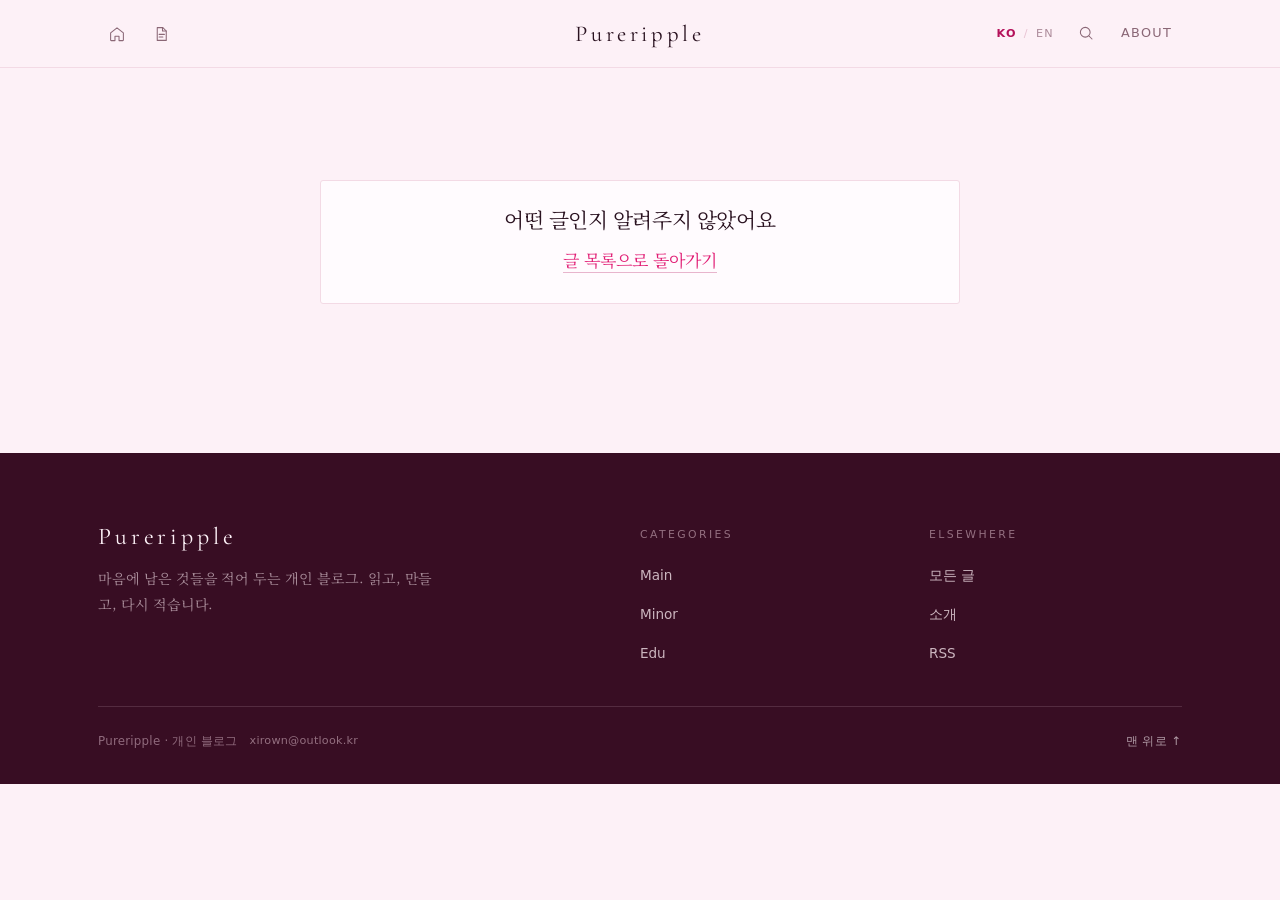
<file: post.html>
<!DOCTYPE html>
<html lang="ko">
  <head>
    <meta charset="utf-8" />
    <meta name="viewport" content="width=device-width, initial-scale=1" />
    <meta name="robots" content="index, follow" />
    <title>글 읽기 — Pureripple</title>
    <meta name="description" content="Pureripple의 글." />
    <meta name="theme-color" content="#fdf1f7" />
    <link rel="alternate" type="application/rss+xml" title="Pureripple RSS" href="feed.xml" />

    <meta property="og:type" content="article" />
    <meta property="og:title" id="ogTitle" content="글 읽기 — Pureripple" />
    <meta property="og:description" id="ogDesc" content="Pureripple의 글." />
    <meta property="og:image" id="ogImage" content="assets/hero.jpg" />

    <link rel="icon" href="assets/favicon.svg" type="image/svg+xml" />
    <link rel="preconnect" href="https://fonts.googleapis.com" />
    <link rel="preconnect" href="https://fonts.gstatic.com" crossorigin />
    <link
      href="https://fonts.googleapis.com/css2?family=Cormorant+Garamond:wght@300;400;500&family=Noto+Serif+KR:wght@300;400;500;600&display=swap"
      rel="stylesheet"
    />
    <link rel="stylesheet" href="style.css" />
  </head>
  <body>
    <a class="skip-link" href="#articleRoot">본문으로 건너뛰기</a>
    <div class="reading-progress" id="readingProgress" aria-hidden="true"></div>

    <header class="site-header" id="top">
      <div class="header-inner">
        <nav class="header-nav header-nav--left" aria-label="빠른 이동">
          <a class="icon-link" href="index.html" aria-label="홈으로">
            <svg viewBox="0 0 24 24" fill="none" stroke="currentColor" stroke-linecap="round" stroke-linejoin="round" aria-hidden="true">
              <path d="M3.5 10.5 12 3.8l8.5 6.7V20a.8.8 0 0 1-.8.8h-5V15h-5.4v5.8h-5A.8.8 0 0 1 3.5 20z"></path>
            </svg>
          </a>
          <a class="icon-link" href="index.html#archive" aria-label="글 목록 보기">
            <svg viewBox="0 0 24 24" fill="none" stroke="currentColor" stroke-linecap="round" stroke-linejoin="round" aria-hidden="true">
              <path d="M7 3.5h7.5L19 8v12.5H7z"></path>
              <path d="M14 3.5V8h5"></path>
              <path d="M9.5 12.5h7M9.5 16h5"></path>
            </svg>
          </a>
        </nav>

        <a class="wordmark" href="index.html">Pureripple</a>

        <div class="header-nav header-nav--right">
          <div class="lang-switch" role="group" aria-label="Language">
            <button class="lang-btn" type="button" data-lang="ko" aria-pressed="true">KO</button>
            <span class="lang-sep" aria-hidden="true">/</span>
            <button class="lang-btn" type="button" data-lang="en" aria-pressed="false">EN</button>
          </div>
          <a class="icon-link" href="index.html#archive" aria-label="검색">
            <svg viewBox="0 0 24 24" fill="none" stroke="currentColor" stroke-linecap="round" stroke-linejoin="round" aria-hidden="true">
              <circle cx="11" cy="11" r="6.5"></circle>
              <path d="m16 16 4 4"></path>
            </svg>
          </a>
          <a class="header-link" href="index.html#about">About</a>
        </div>
      </div>
    </header>

    <main class="article" id="articleRoot">
      <div class="container">
        <div class="loading">글을 불러오는 중…</div>
      </div>
    </main>

    <footer class="site-footer">
      <div class="container">
        <div class="footer-top">
          <div class="footer-brand">
            <p class="footer-wordmark">Pureripple</p>
            <p class="footer-line" data-i18n="footerLine">
              마음에 남은 것들을 적어 두는 개인 블로그. 읽고, 만들고, 다시 적습니다.
            </p>
          </div>
          <div>
            <p class="footer-col-title" data-i18n="categories">Categories</p>
            <ul class="footer-links" data-footer-cats>
              <li><a href="index.html?cat=Main#archive" data-cat-link="Main" data-cat-label="Main">Main</a></li>
              <li><a href="index.html?cat=Minor#archive" data-cat-link="Minor" data-cat-label="Minor">Minor</a></li>
              <li><a href="index.html?cat=Edu#archive" data-cat-link="Edu" data-cat-label="Edu">Edu</a></li>
            </ul>
          </div>
          <div>
            <p class="footer-col-title" data-i18n="elsewhere">Elsewhere</p>
            <ul class="footer-links">
              <li><a href="index.html#archive" data-i18n="allPosts">모든 글</a></li>
              <li><a href="index.html#about" data-i18n="aboutMenu">소개</a></li>
              <li><a href="feed.xml" type="application/rss+xml" data-i18n="rss">RSS</a></li>
            </ul>
          </div>
        </div>
        <div class="footer-bottom">
          <div class="footer-bottom-meta">
            <span data-i18n="footerNote">Pureripple · 개인 블로그</span>
            <a class="footer-mail" href="mailto:xirown@outlook.kr">xirown@outlook.kr</a>
          </div>
          <a class="to-top" href="#top" data-i18n="toTop">맨 위로 ↑</a>
        </div>
      </div>
    </footer>

    <script src="app.js"></script>
  </body>
</html>
</file>
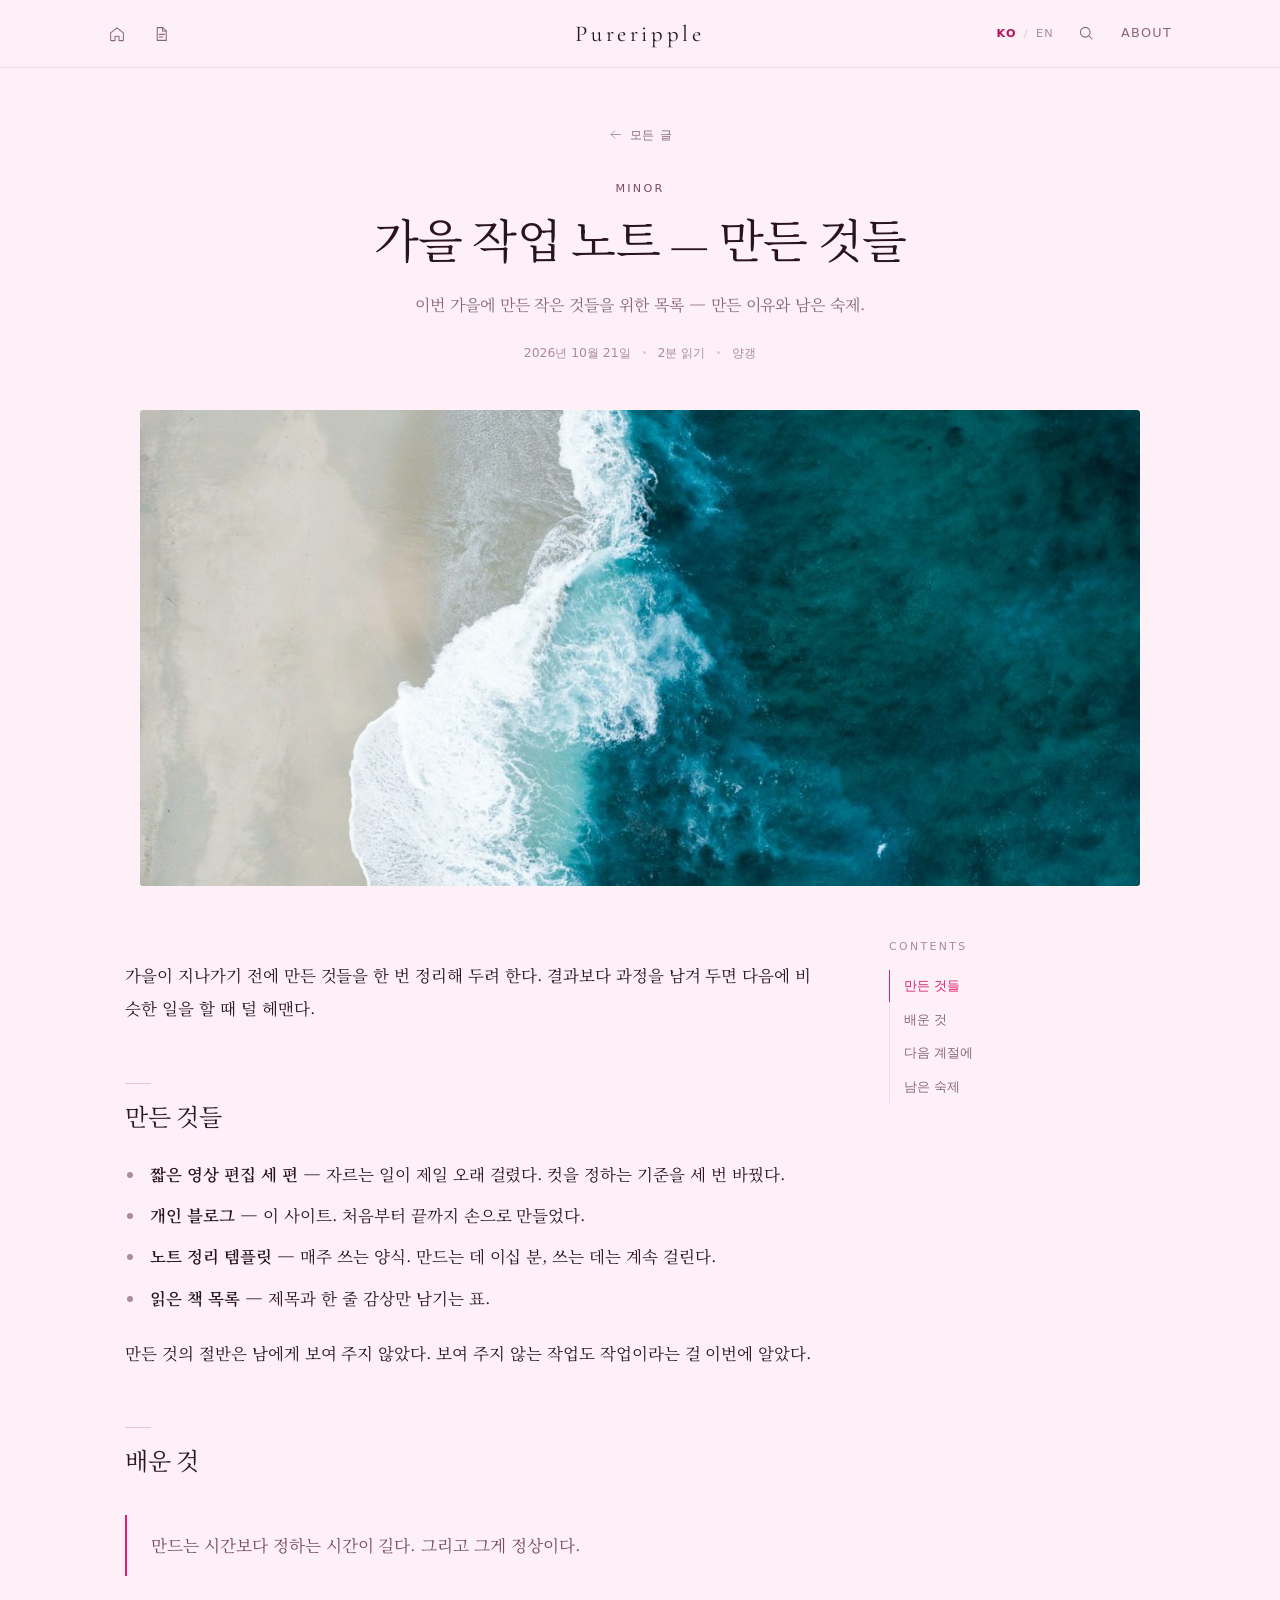
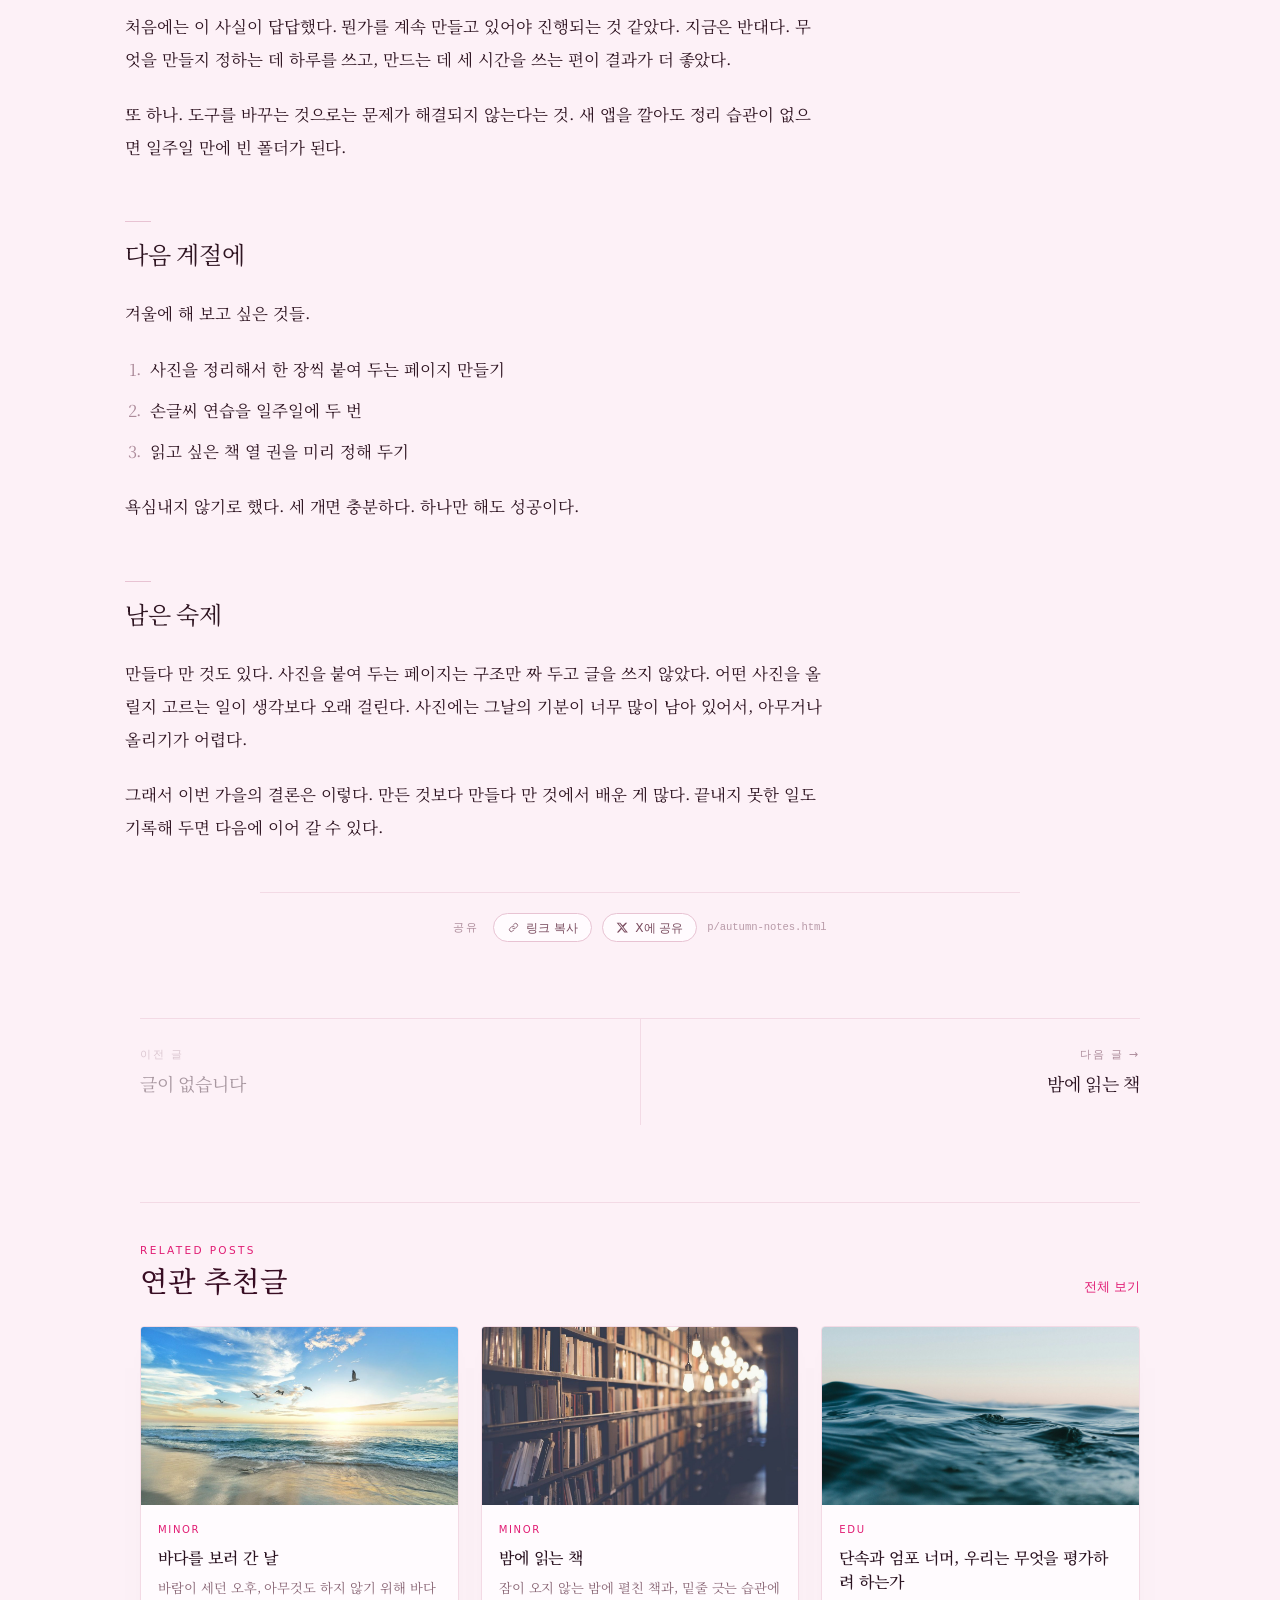
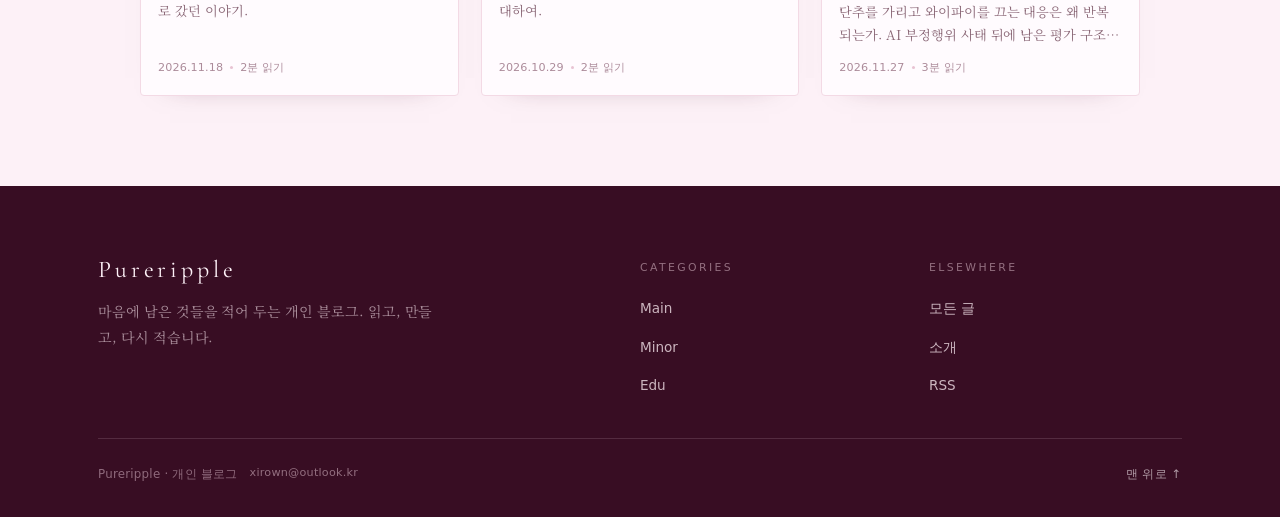
<file: p/autumn-notes.html>
<!DOCTYPE html>
<html lang="ko">
  <head>
    <meta charset="utf-8" />
    <meta name="viewport" content="width=device-width, initial-scale=1" />
    <title>가을 작업 노트 — 만든 것들 — Pureripple</title>
    <meta name="description" content="이번 가을에 만든 작은 것들을 위한 목록 — 만든 이유와 남은 숙제." />
    <link rel="canonical" href="https://xirown.github.io/post.html?slug=autumn-notes" />
    <meta name="robots" content="noindex, follow" />
    <meta name="theme-color" content="#fdf1f7" />

    <meta property="og:type" content="article" />
    <meta property="og:site_name" content="Pureripple" />
    <meta property="og:title" content="가을 작업 노트 — 만든 것들 — Pureripple" />
    <meta property="og:description" content="이번 가을에 만든 작은 것들을 위한 목록 — 만든 이유와 남은 숙제." />
    <meta property="og:image" content="https://xirown.github.io/assets/covers/autumn-notes.jpg" />
    <meta property="og:url" content="https://xirown.github.io/p/autumn-notes.html" />
    <meta property="og:locale" content="ko_KR" />
    <meta name="twitter:card" content="summary_large_image" />
    <meta name="twitter:title" content="가을 작업 노트 — 만든 것들 — Pureripple" />
    <meta name="twitter:description" content="이번 가을에 만든 작은 것들을 위한 목록 — 만든 이유와 남은 숙제." />
    <meta name="twitter:image" content="https://xirown.github.io/assets/covers/autumn-notes.jpg" />

    <meta http-equiv="refresh" content="0; url=../post.html?slug=autumn-notes" />
    <link rel="icon" href="../assets/favicon.svg" type="image/svg+xml" />
    <link rel="stylesheet" href="../style.css" />
    <script>
      location.replace("../post.html?slug=autumn-notes" + location.hash);
    </script>
  </head>
  <body class="share-page">
    <main class="container share-fallback">
      <p class="eyebrow">Pureripple</p>
      <h1 class="share-title">가을 작업 노트 — 만든 것들</h1>
      <p class="share-summary">이번 가을에 만든 작은 것들을 위한 목록 — 만든 이유와 남은 숙제.</p>
      <p><a class="link-arrow" href="../post.html?slug=autumn-notes">글로 이동하기</a></p>
    </main>
  </body>
</html>
</file>
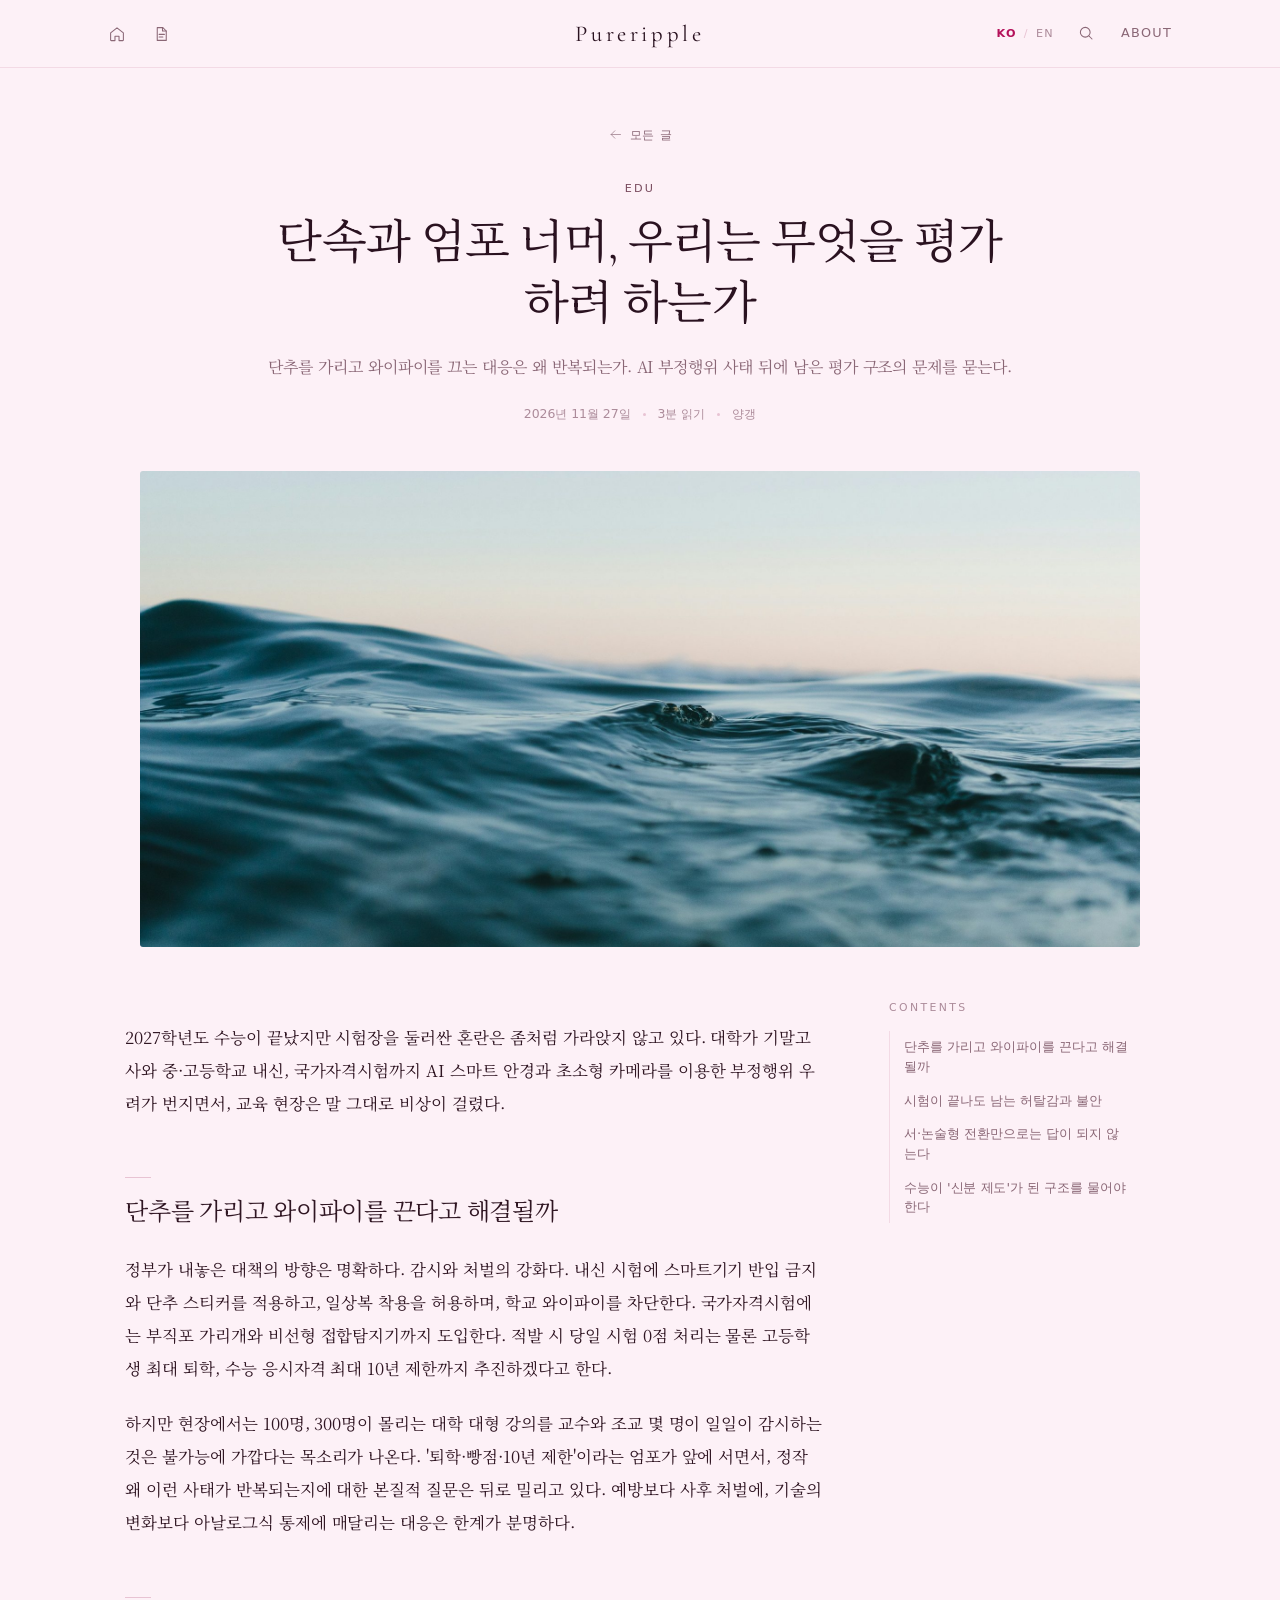
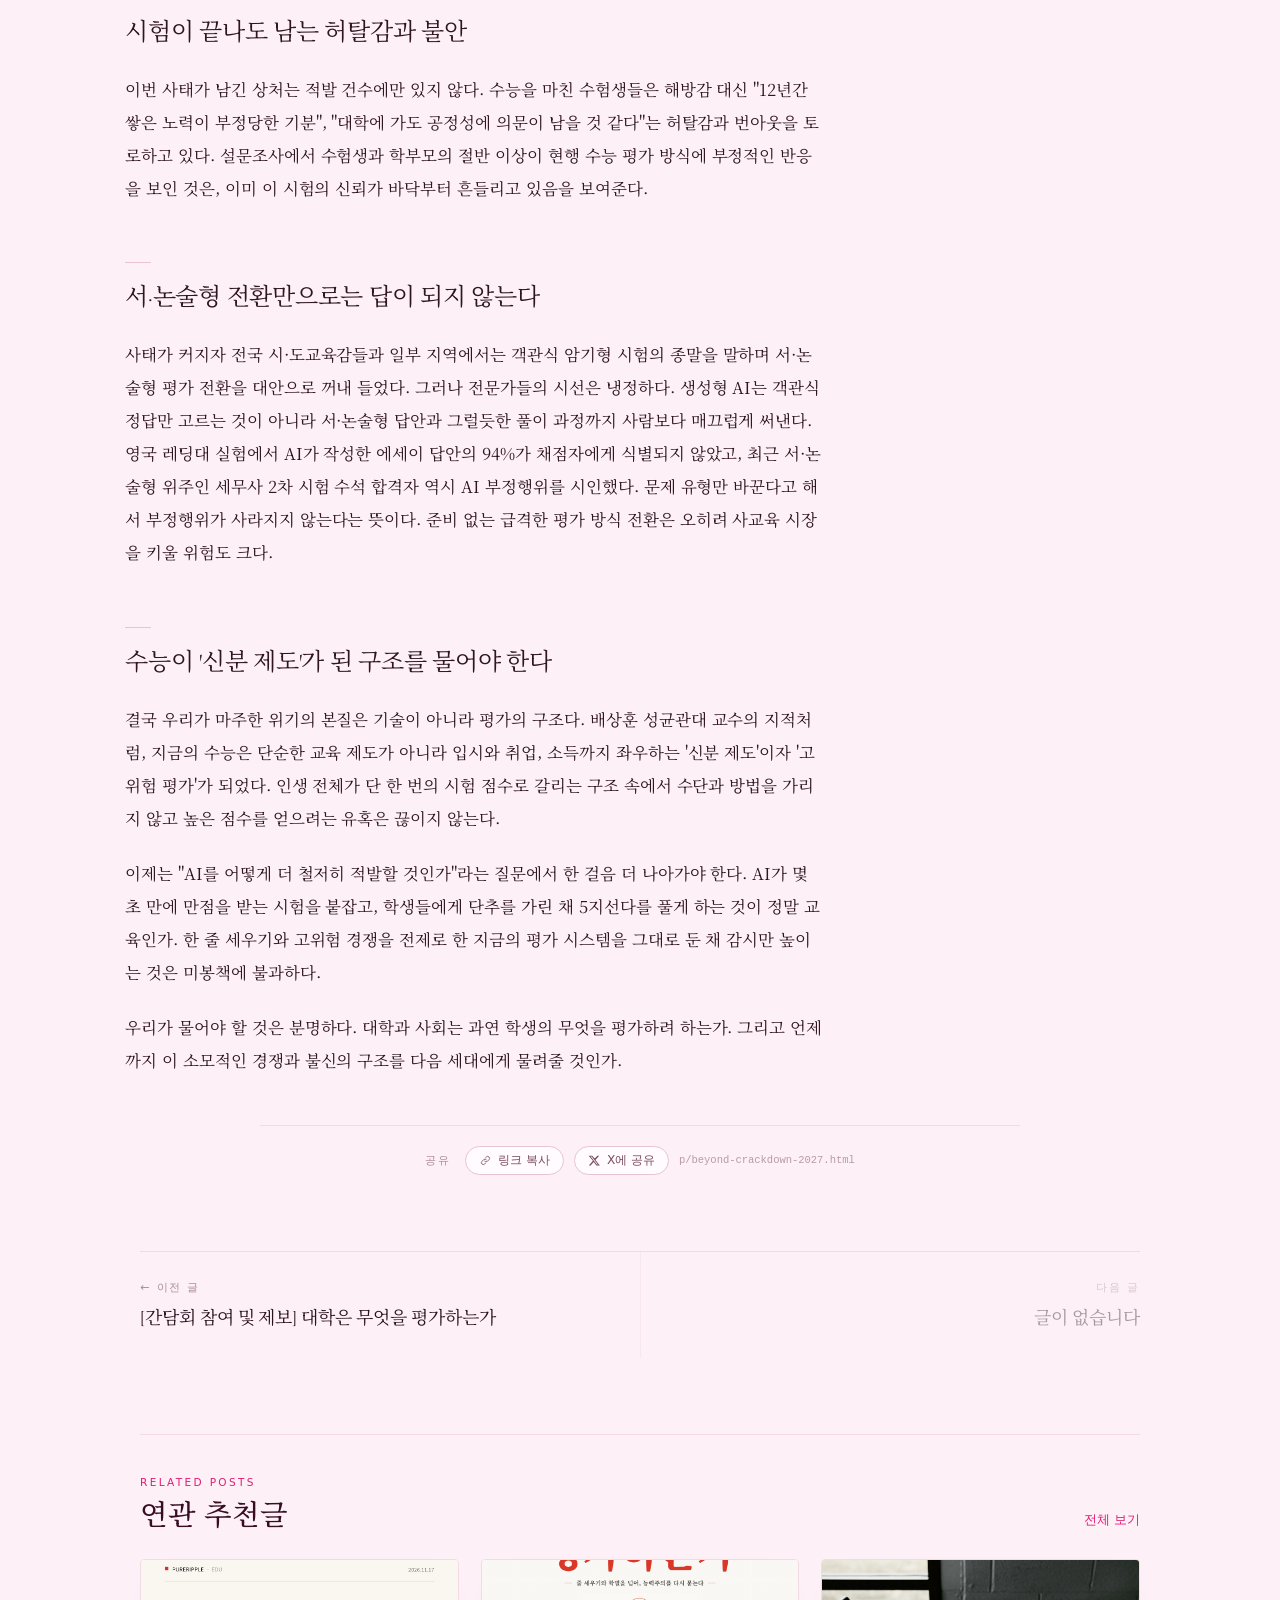
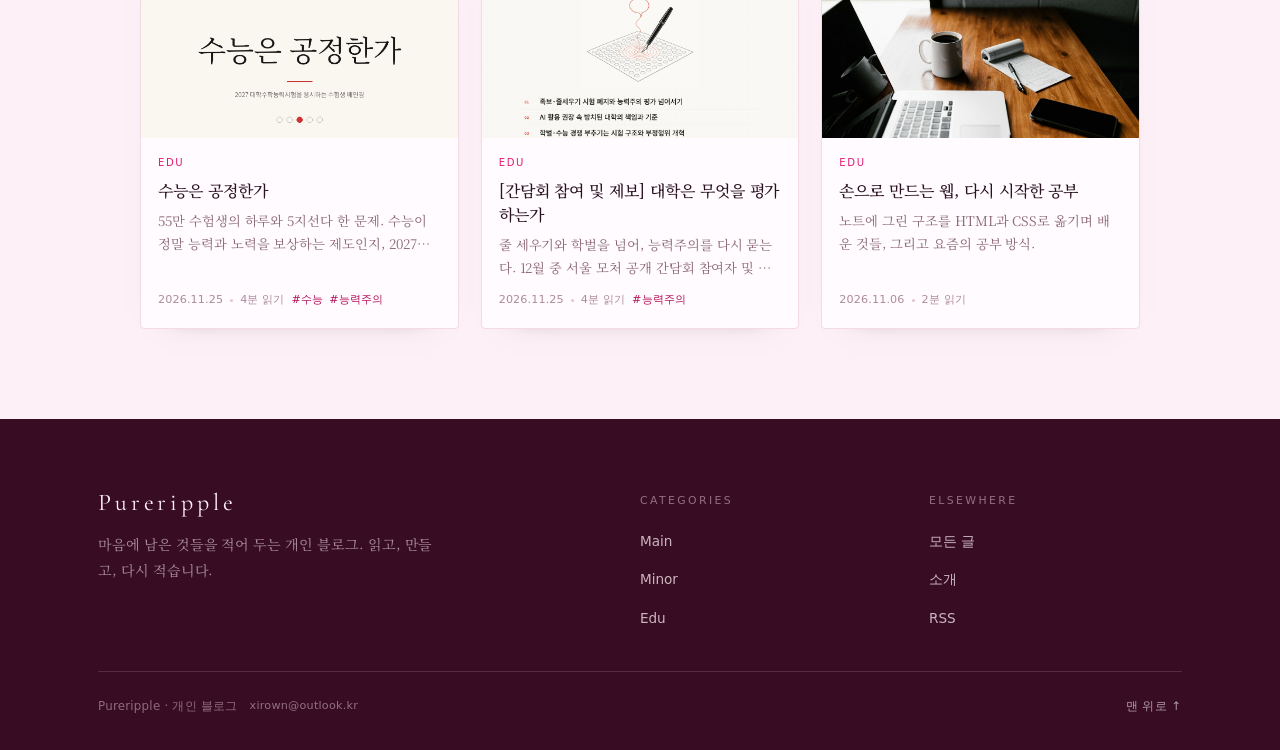
<file: p/beyond-crackdown-2027.html>
<!DOCTYPE html>
<html lang="ko">
  <head>
    <meta charset="utf-8" />
    <meta name="viewport" content="width=device-width, initial-scale=1" />
    <title>단속과 엄포 너머, 우리는 무엇을 평가하려 하는가 — Pureripple</title>
    <meta name="description" content="단추를 가리고 와이파이를 끄는 대응은 왜 반복되는가. AI 부정행위 사태 뒤에 남은 평가 구조의 문제를 묻는다." />
    <link rel="canonical" href="https://xirown.github.io/post.html?slug=beyond-crackdown-2027" />
    <meta name="robots" content="noindex, follow" />
    <meta name="theme-color" content="#fdf1f7" />

    <meta property="og:type" content="article" />
    <meta property="og:site_name" content="Pureripple" />
    <meta property="og:title" content="단속과 엄포 너머, 우리는 무엇을 평가하려 하는가 — Pureripple" />
    <meta property="og:description" content="단추를 가리고 와이파이를 끄는 대응은 왜 반복되는가. AI 부정행위 사태 뒤에 남은 평가 구조의 문제를 묻는다." />
    <meta property="og:image" content="https://xirown.github.io/assets/hero.jpg" />
    <meta property="og:url" content="https://xirown.github.io/p/beyond-crackdown-2027.html" />
    <meta property="og:locale" content="ko_KR" />
    <meta name="twitter:card" content="summary_large_image" />
    <meta name="twitter:title" content="단속과 엄포 너머, 우리는 무엇을 평가하려 하는가 — Pureripple" />
    <meta name="twitter:description" content="단추를 가리고 와이파이를 끄는 대응은 왜 반복되는가. AI 부정행위 사태 뒤에 남은 평가 구조의 문제를 묻는다." />
    <meta name="twitter:image" content="https://xirown.github.io/assets/hero.jpg" />

    <meta http-equiv="refresh" content="0; url=../post.html?slug=beyond-crackdown-2027" />
    <link rel="icon" href="../assets/favicon.svg" type="image/svg+xml" />
    <link rel="stylesheet" href="../style.css" />
    <script>
      location.replace("../post.html?slug=beyond-crackdown-2027" + location.hash);
    </script>
  </head>
  <body class="share-page">
    <main class="container share-fallback">
      <p class="eyebrow">Pureripple</p>
      <h1 class="share-title">단속과 엄포 너머, 우리는 무엇을 평가하려 하는가</h1>
      <p class="share-summary">단추를 가리고 와이파이를 끄는 대응은 왜 반복되는가. AI 부정행위 사태 뒤에 남은 평가 구조의 문제를 묻는다.</p>
      <p><a class="link-arrow" href="../post.html?slug=beyond-crackdown-2027">글로 이동하기</a></p>
    </main>
  </body>
</html>
</file>
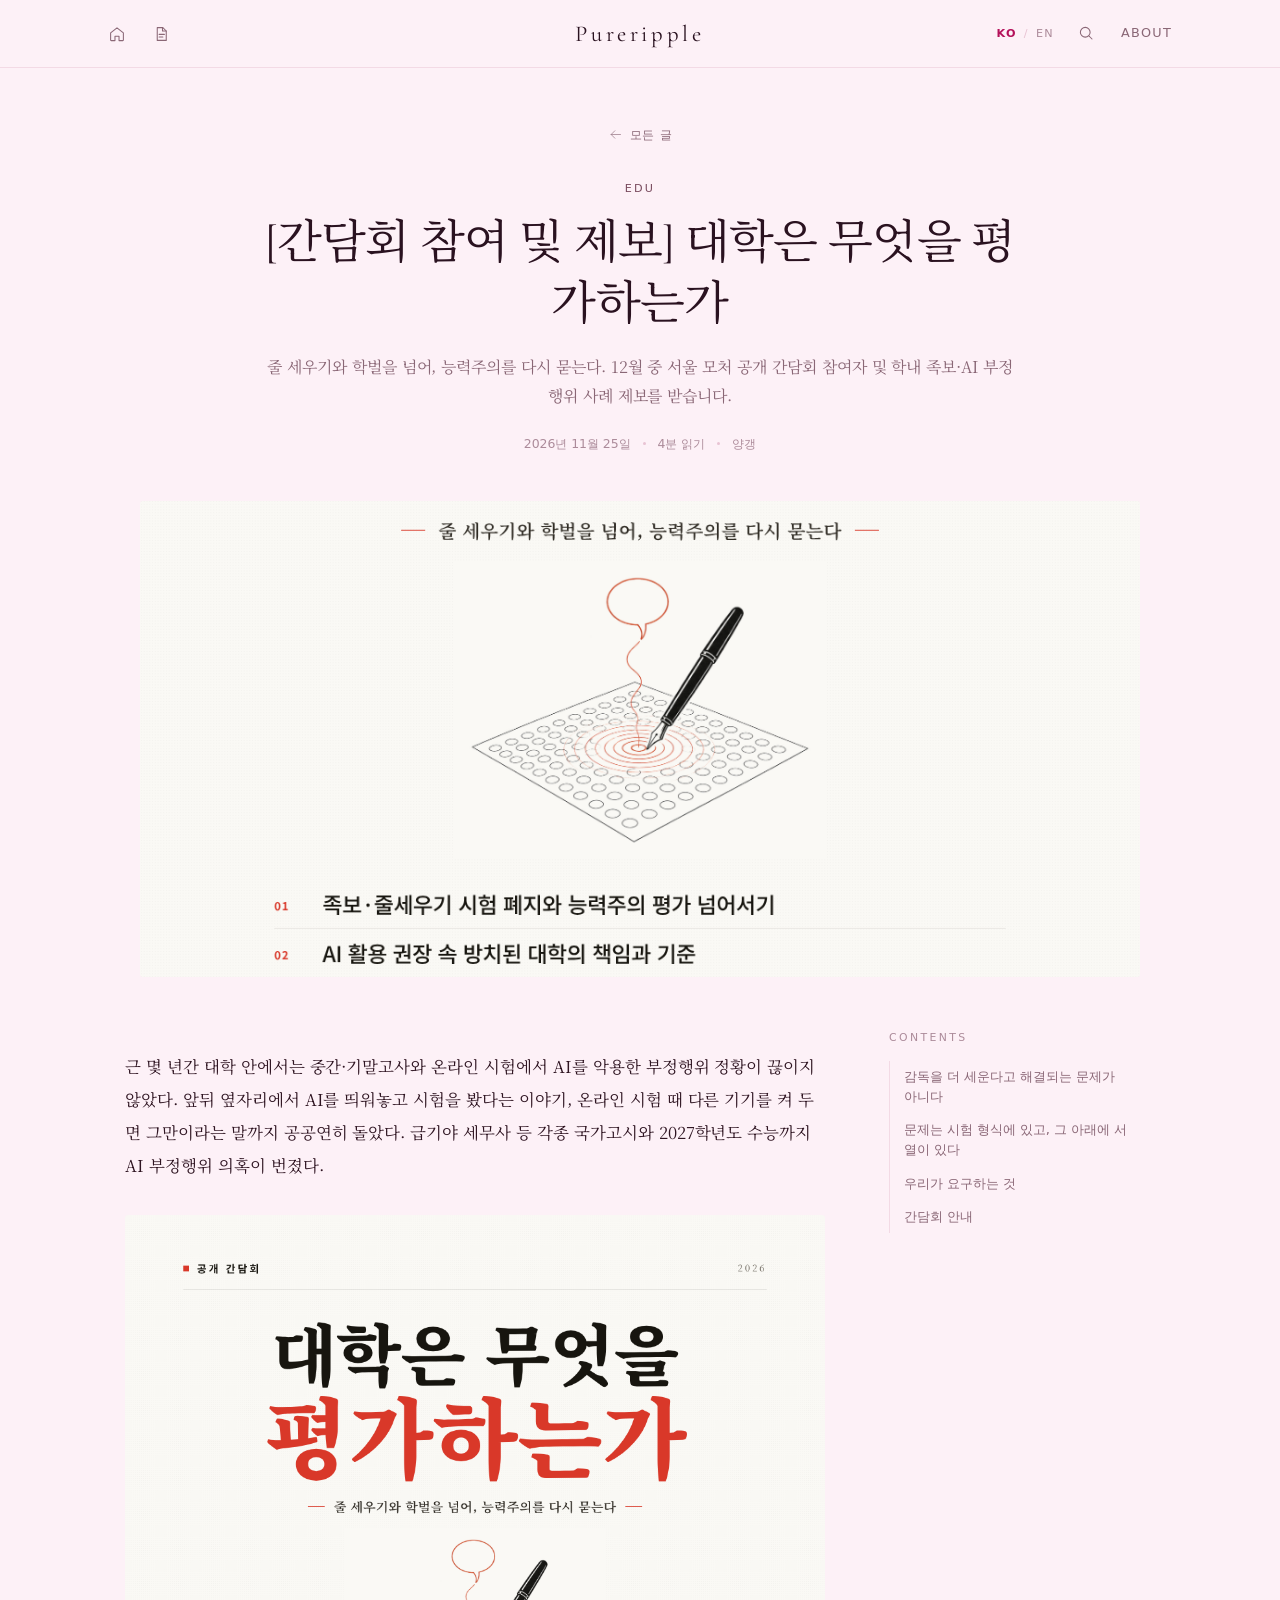
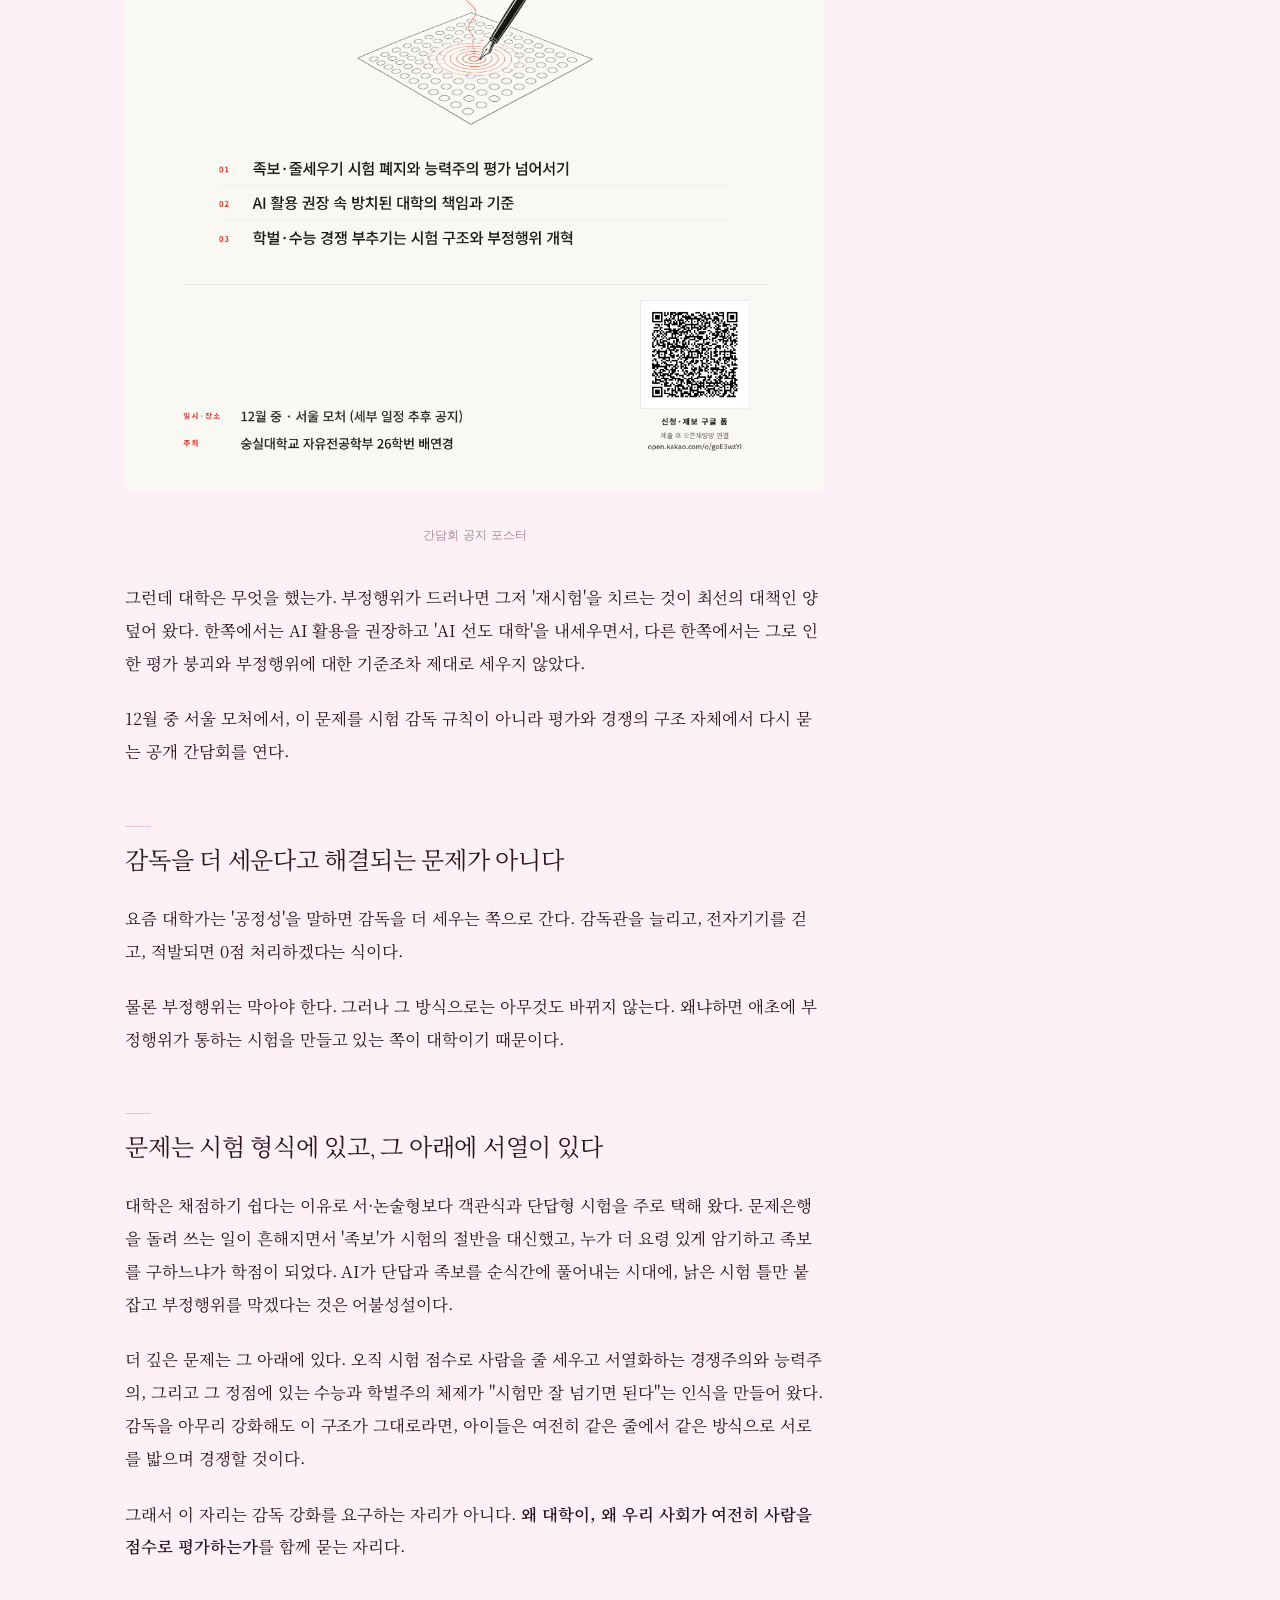
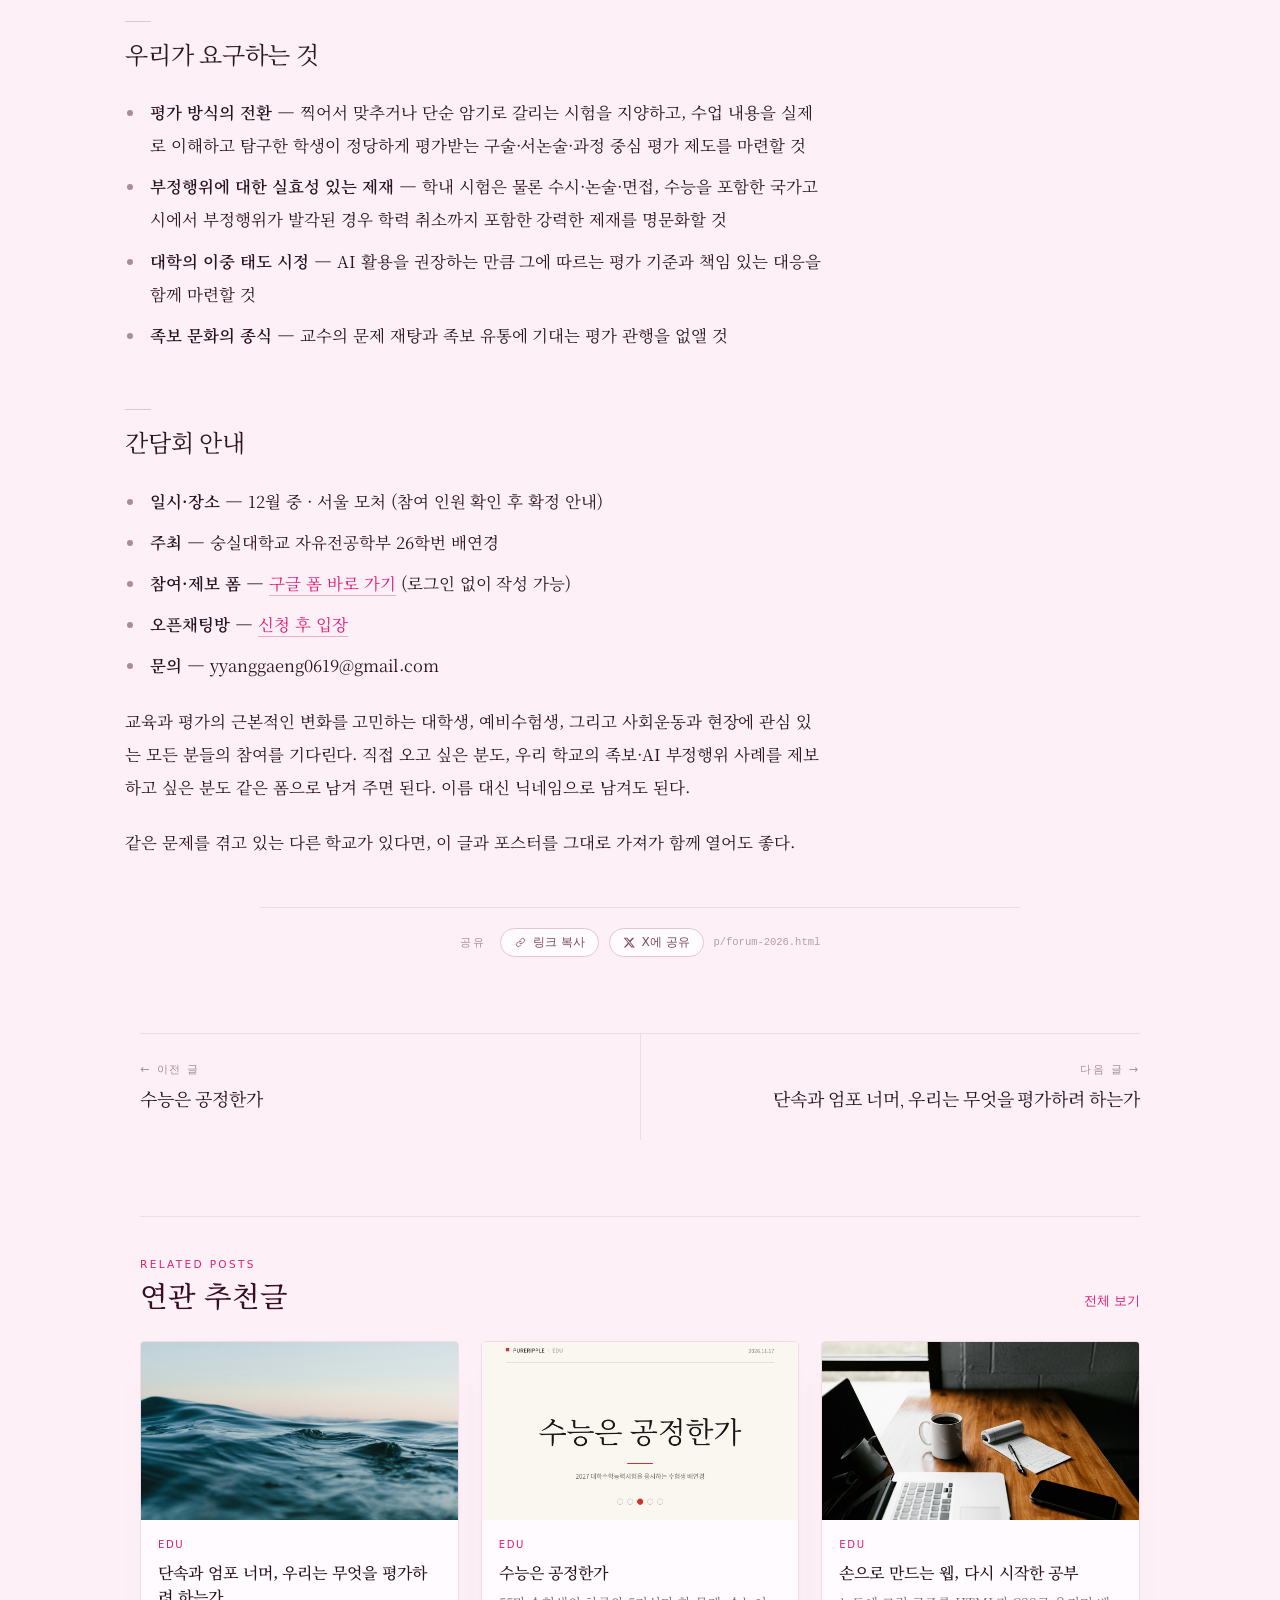
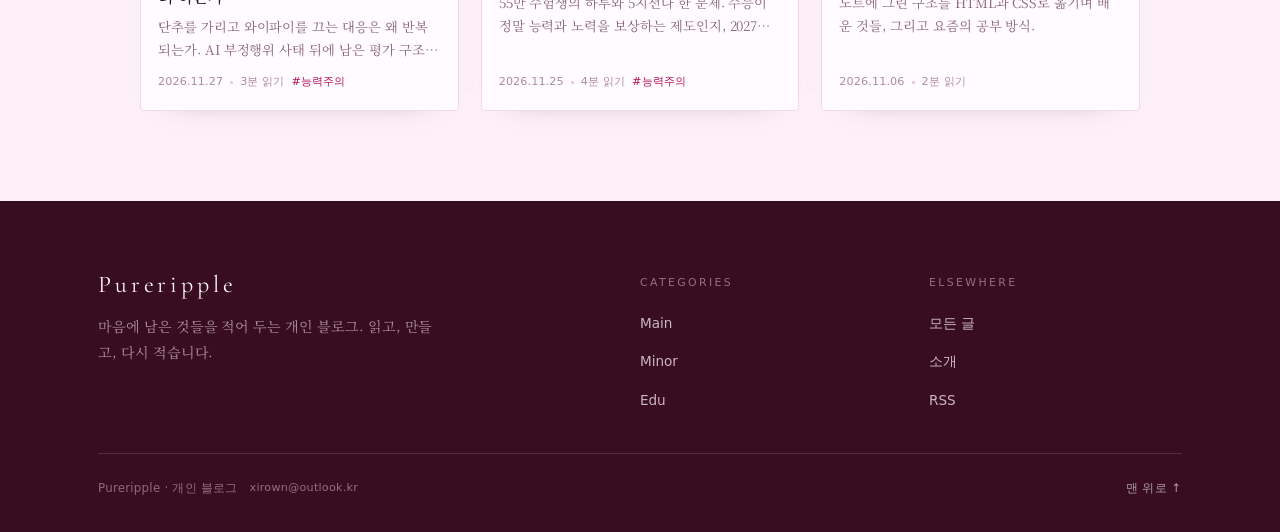
<file: p/forum-2026.html>
<!DOCTYPE html>
<html lang="ko">
  <head>
    <meta charset="utf-8" />
    <meta name="viewport" content="width=device-width, initial-scale=1" />
    <title>[간담회 참여 및 제보] 대학은 무엇을 평가하는가 — Pureripple</title>
    <meta name="description" content="줄 세우기와 학벌을 넘어, 능력주의를 다시 묻는다. 12월 중 서울 모처 공개 간담회 참여자 및 학내 족보·AI 부정행위 사례 제보를 받습니다." />
    <link rel="canonical" href="https://xirown.github.io/post.html?slug=forum-2026" />
    <meta name="robots" content="noindex, follow" />
    <meta name="theme-color" content="#fdf1f7" />

    <meta property="og:type" content="article" />
    <meta property="og:site_name" content="Pureripple" />
    <meta property="og:title" content="[간담회 참여 및 제보] 대학은 무엇을 평가하는가 — Pureripple" />
    <meta property="og:description" content="줄 세우기와 학벌을 넘어, 능력주의를 다시 묻는다. 12월 중 서울 모처 공개 간담회 참여자 및 학내 족보·AI 부정행위 사례 제보를 받습니다." />
    <meta property="og:image" content="https://xirown.github.io/assets/covers/forum-2026.png" />
    <meta property="og:url" content="https://xirown.github.io/p/forum-2026.html" />
    <meta property="og:locale" content="ko_KR" />
    <meta name="twitter:card" content="summary_large_image" />
    <meta name="twitter:title" content="[간담회 참여 및 제보] 대학은 무엇을 평가하는가 — Pureripple" />
    <meta name="twitter:description" content="줄 세우기와 학벌을 넘어, 능력주의를 다시 묻는다. 12월 중 서울 모처 공개 간담회 참여자 및 학내 족보·AI 부정행위 사례 제보를 받습니다." />
    <meta name="twitter:image" content="https://xirown.github.io/assets/covers/forum-2026.png" />

    <meta http-equiv="refresh" content="0; url=../post.html?slug=forum-2026" />
    <link rel="icon" href="../assets/favicon.svg" type="image/svg+xml" />
    <link rel="stylesheet" href="../style.css" />
    <script>
      location.replace("../post.html?slug=forum-2026" + location.hash);
    </script>
  </head>
  <body class="share-page">
    <main class="container share-fallback">
      <p class="eyebrow">Pureripple</p>
      <h1 class="share-title">[간담회 참여 및 제보] 대학은 무엇을 평가하는가</h1>
      <p class="share-summary">줄 세우기와 학벌을 넘어, 능력주의를 다시 묻는다. 12월 중 서울 모처 공개 간담회 참여자 및 학내 족보·AI 부정행위 사례 제보를 받습니다.</p>
      <p><a class="link-arrow" href="../post.html?slug=forum-2026">글로 이동하기</a></p>
    </main>
  </body>
</html>
</file>
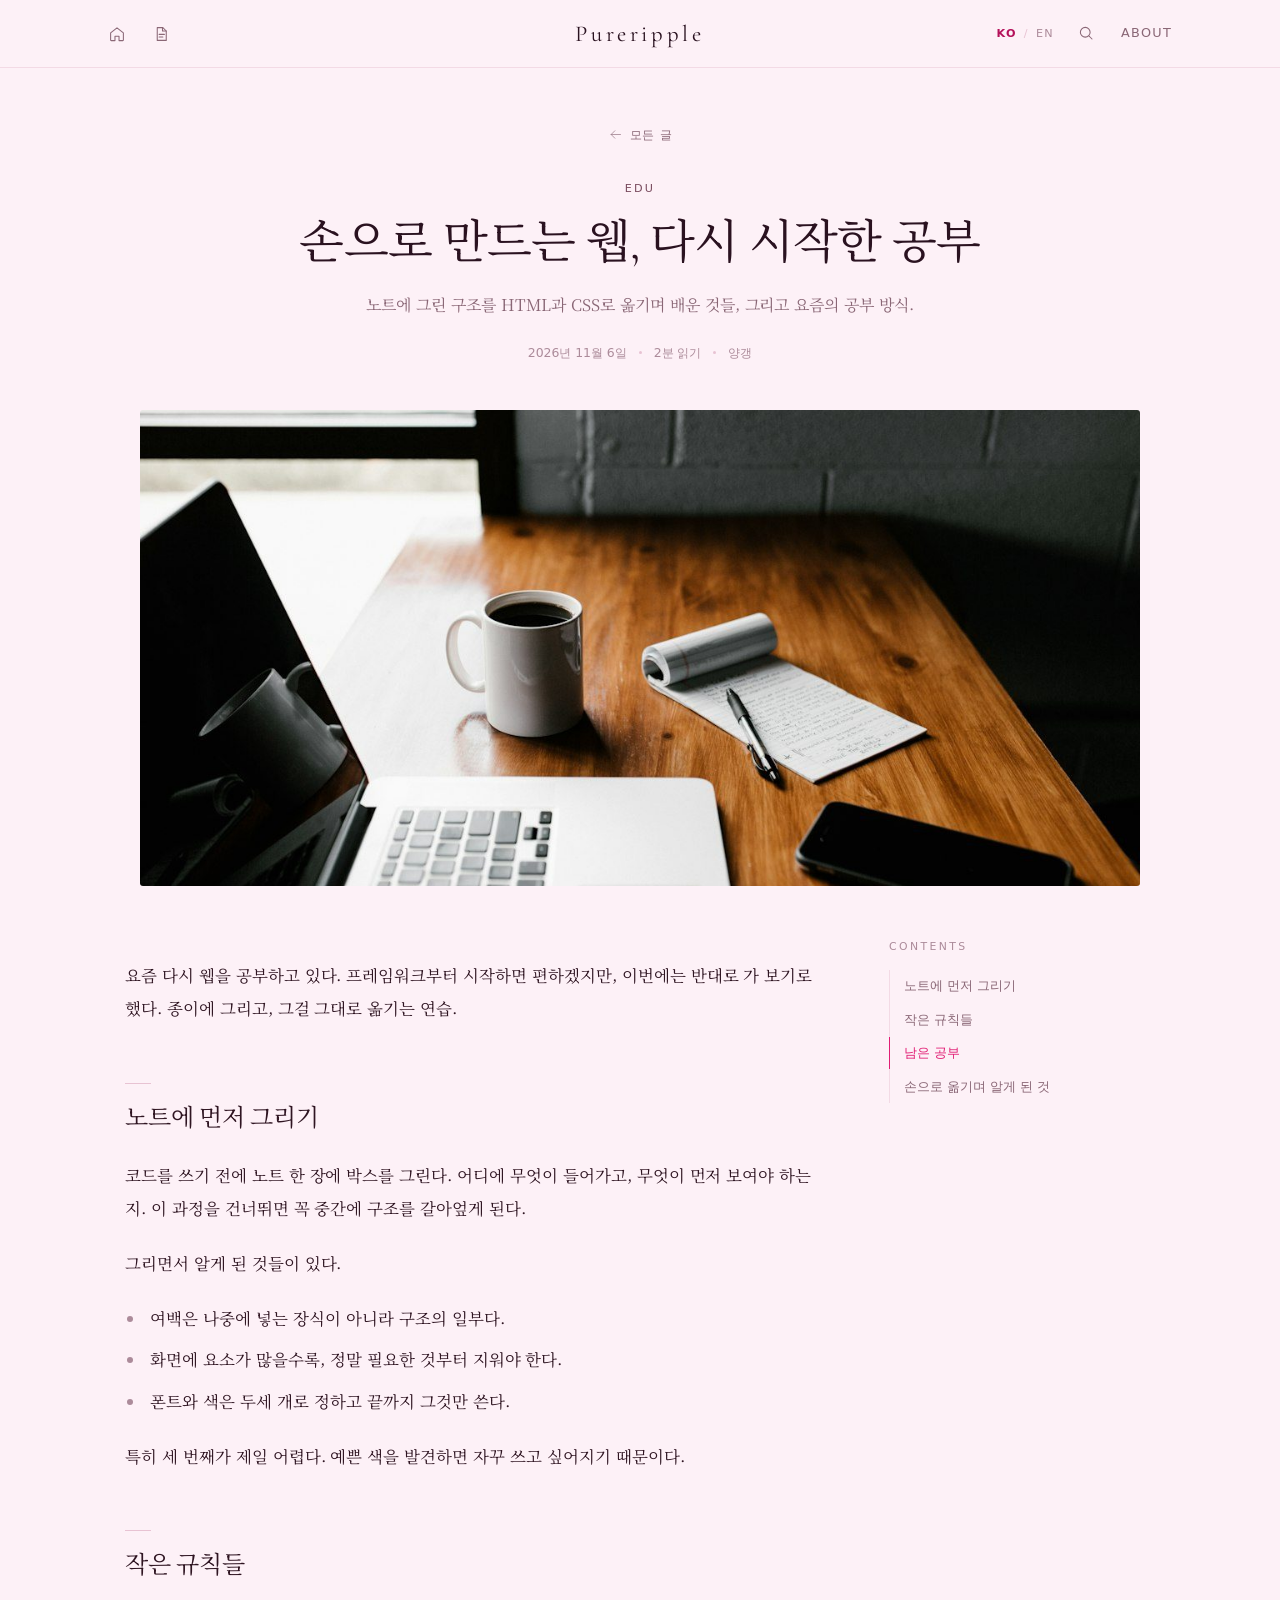
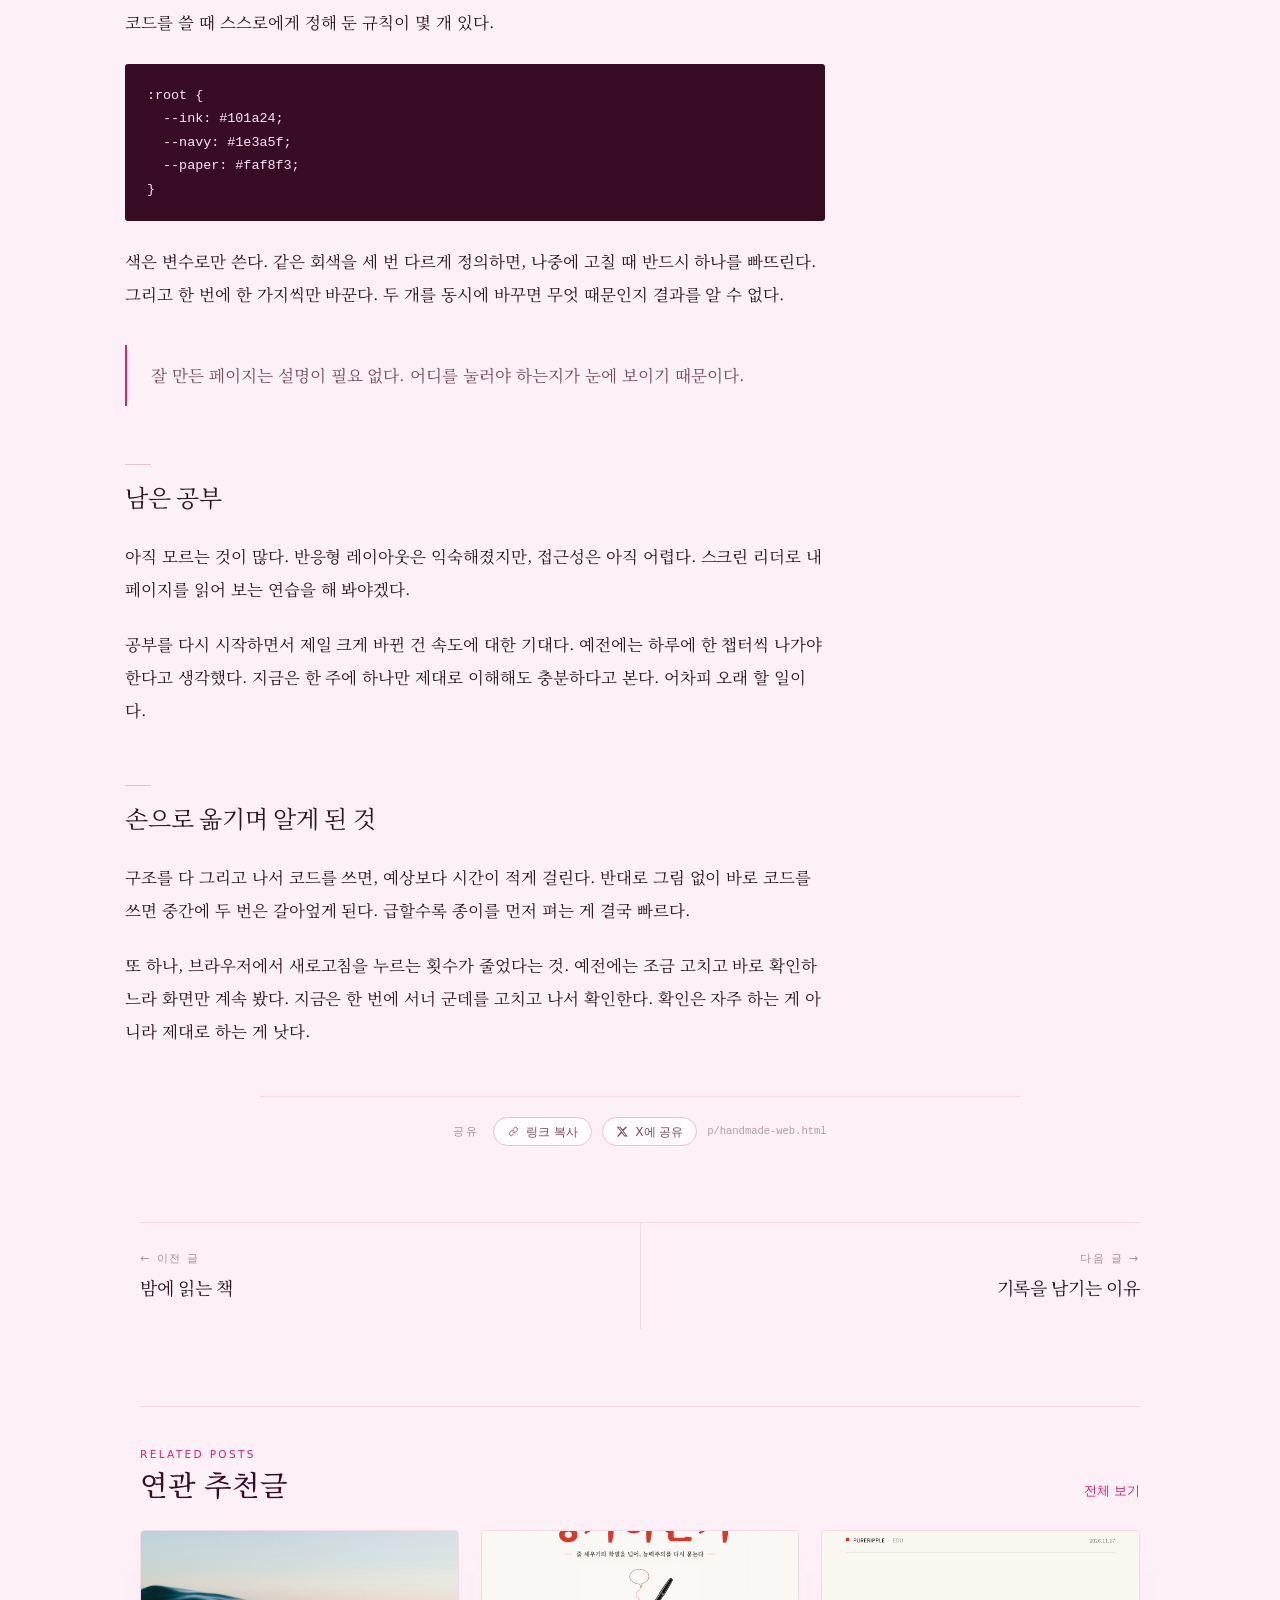
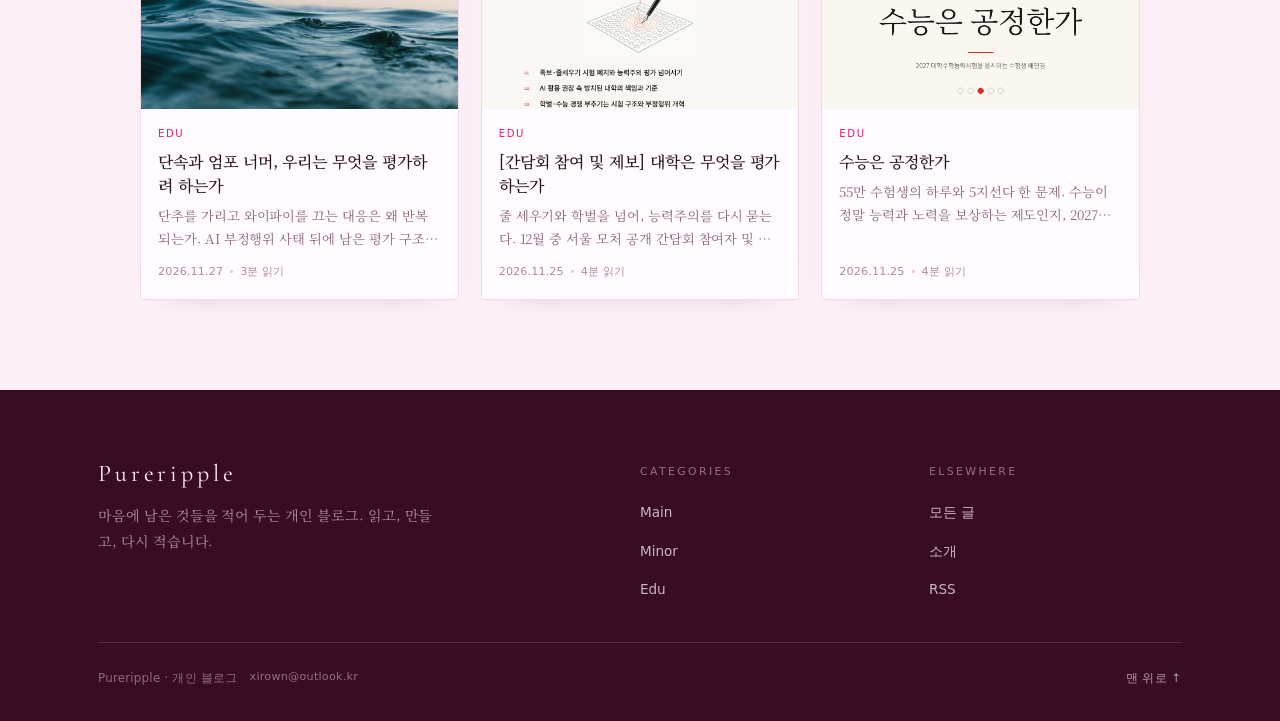
<file: p/handmade-web.html>
<!DOCTYPE html>
<html lang="ko">
  <head>
    <meta charset="utf-8" />
    <meta name="viewport" content="width=device-width, initial-scale=1" />
    <title>손으로 만드는 웹, 다시 시작한 공부 — Pureripple</title>
    <meta name="description" content="노트에 그린 구조를 HTML과 CSS로 옮기며 배운 것들, 그리고 요즘의 공부 방식." />
    <link rel="canonical" href="https://xirown.github.io/post.html?slug=handmade-web" />
    <meta name="robots" content="noindex, follow" />
    <meta name="theme-color" content="#fdf1f7" />

    <meta property="og:type" content="article" />
    <meta property="og:site_name" content="Pureripple" />
    <meta property="og:title" content="손으로 만드는 웹, 다시 시작한 공부 — Pureripple" />
    <meta property="og:description" content="노트에 그린 구조를 HTML과 CSS로 옮기며 배운 것들, 그리고 요즘의 공부 방식." />
    <meta property="og:image" content="https://xirown.github.io/assets/covers/handmade-web.jpg" />
    <meta property="og:url" content="https://xirown.github.io/p/handmade-web.html" />
    <meta property="og:locale" content="ko_KR" />
    <meta name="twitter:card" content="summary_large_image" />
    <meta name="twitter:title" content="손으로 만드는 웹, 다시 시작한 공부 — Pureripple" />
    <meta name="twitter:description" content="노트에 그린 구조를 HTML과 CSS로 옮기며 배운 것들, 그리고 요즘의 공부 방식." />
    <meta name="twitter:image" content="https://xirown.github.io/assets/covers/handmade-web.jpg" />

    <meta http-equiv="refresh" content="0; url=../post.html?slug=handmade-web" />
    <link rel="icon" href="../assets/favicon.svg" type="image/svg+xml" />
    <link rel="stylesheet" href="../style.css" />
    <script>
      location.replace("../post.html?slug=handmade-web" + location.hash);
    </script>
  </head>
  <body class="share-page">
    <main class="container share-fallback">
      <p class="eyebrow">Pureripple</p>
      <h1 class="share-title">손으로 만드는 웹, 다시 시작한 공부</h1>
      <p class="share-summary">노트에 그린 구조를 HTML과 CSS로 옮기며 배운 것들, 그리고 요즘의 공부 방식.</p>
      <p><a class="link-arrow" href="../post.html?slug=handmade-web">글로 이동하기</a></p>
    </main>
  </body>
</html>
</file>
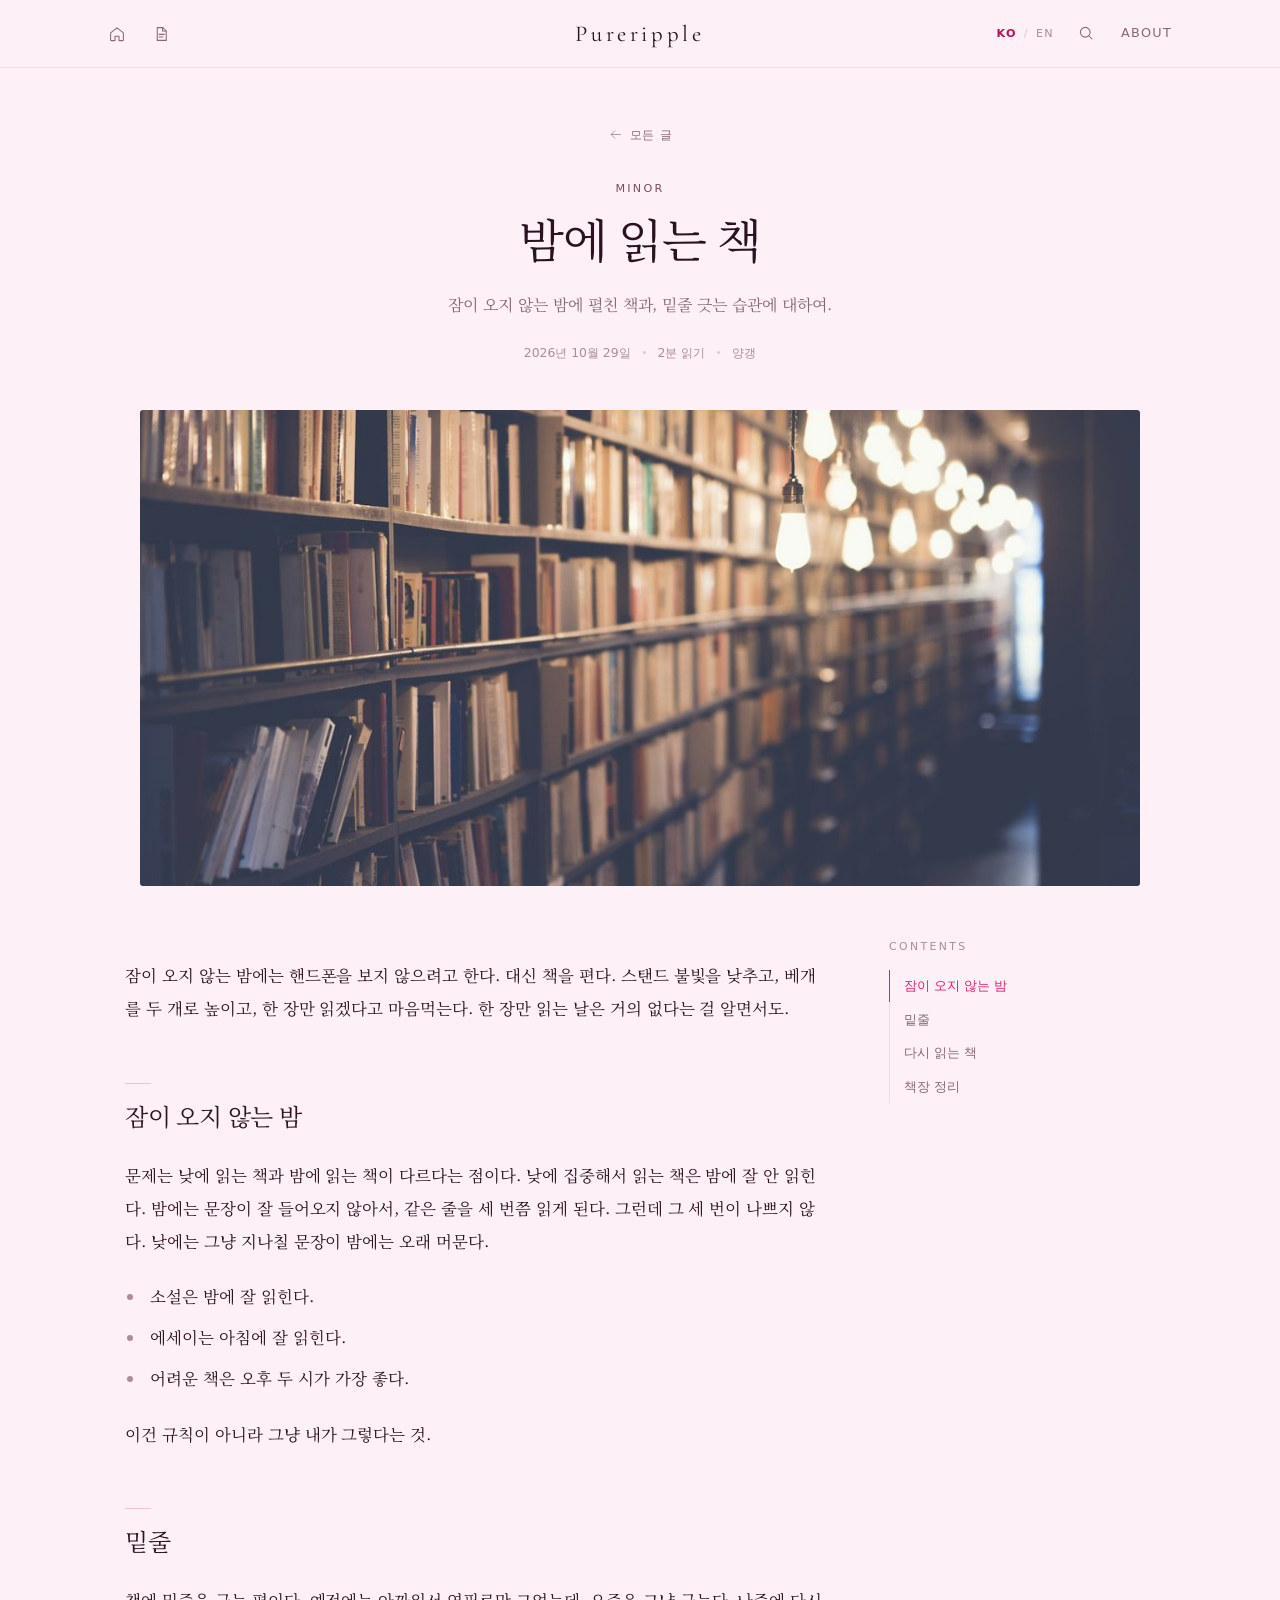
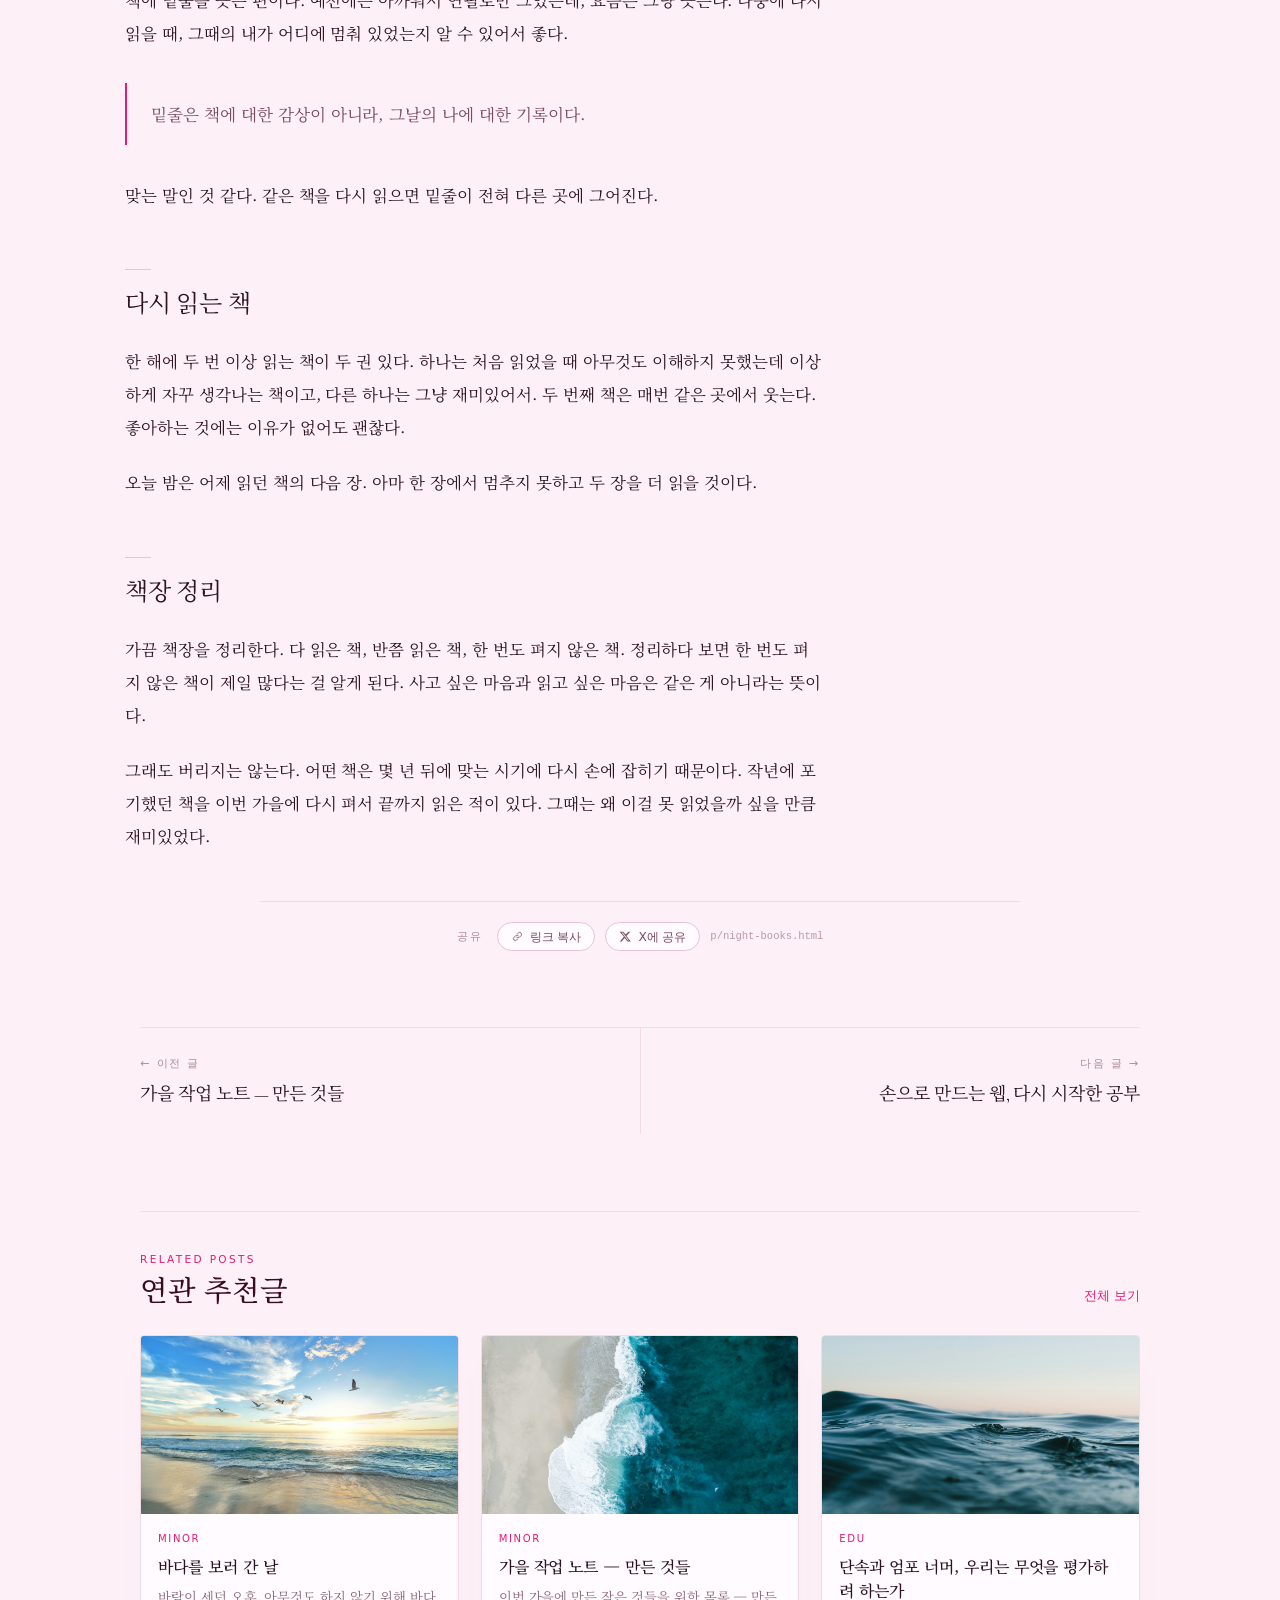
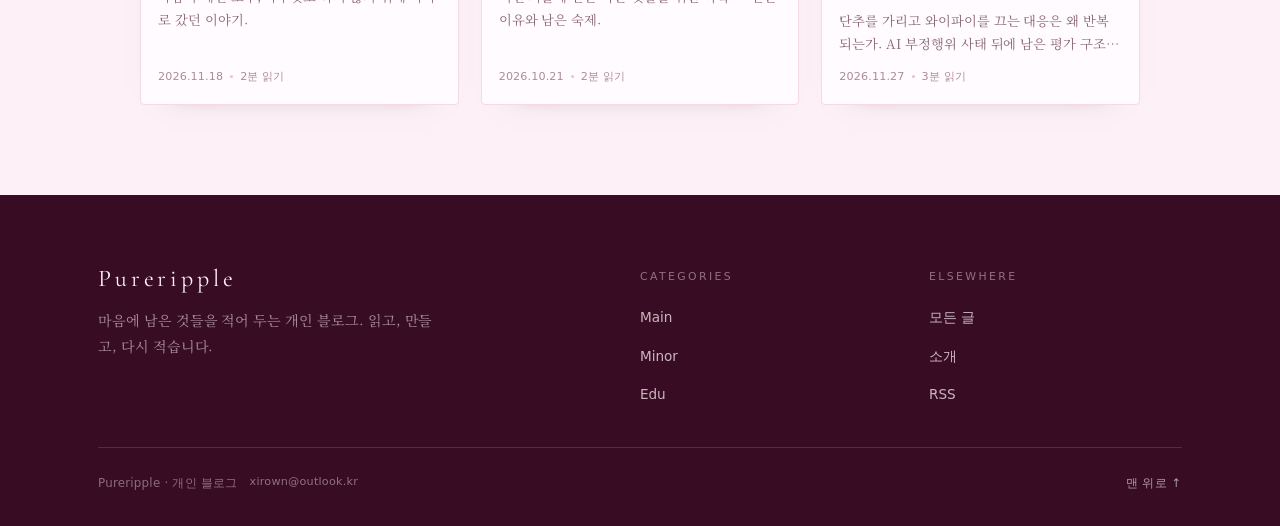
<file: p/night-books.html>
<!DOCTYPE html>
<html lang="ko">
  <head>
    <meta charset="utf-8" />
    <meta name="viewport" content="width=device-width, initial-scale=1" />
    <title>밤에 읽는 책 — Pureripple</title>
    <meta name="description" content="잠이 오지 않는 밤에 펼친 책과, 밑줄 긋는 습관에 대하여." />
    <link rel="canonical" href="https://xirown.github.io/post.html?slug=night-books" />
    <meta name="robots" content="noindex, follow" />
    <meta name="theme-color" content="#fdf1f7" />

    <meta property="og:type" content="article" />
    <meta property="og:site_name" content="Pureripple" />
    <meta property="og:title" content="밤에 읽는 책 — Pureripple" />
    <meta property="og:description" content="잠이 오지 않는 밤에 펼친 책과, 밑줄 긋는 습관에 대하여." />
    <meta property="og:image" content="https://xirown.github.io/assets/covers/night-books.jpg" />
    <meta property="og:url" content="https://xirown.github.io/p/night-books.html" />
    <meta property="og:locale" content="ko_KR" />
    <meta name="twitter:card" content="summary_large_image" />
    <meta name="twitter:title" content="밤에 읽는 책 — Pureripple" />
    <meta name="twitter:description" content="잠이 오지 않는 밤에 펼친 책과, 밑줄 긋는 습관에 대하여." />
    <meta name="twitter:image" content="https://xirown.github.io/assets/covers/night-books.jpg" />

    <meta http-equiv="refresh" content="0; url=../post.html?slug=night-books" />
    <link rel="icon" href="../assets/favicon.svg" type="image/svg+xml" />
    <link rel="stylesheet" href="../style.css" />
    <script>
      location.replace("../post.html?slug=night-books" + location.hash);
    </script>
  </head>
  <body class="share-page">
    <main class="container share-fallback">
      <p class="eyebrow">Pureripple</p>
      <h1 class="share-title">밤에 읽는 책</h1>
      <p class="share-summary">잠이 오지 않는 밤에 펼친 책과, 밑줄 긋는 습관에 대하여.</p>
      <p><a class="link-arrow" href="../post.html?slug=night-books">글로 이동하기</a></p>
    </main>
  </body>
</html>
</file>
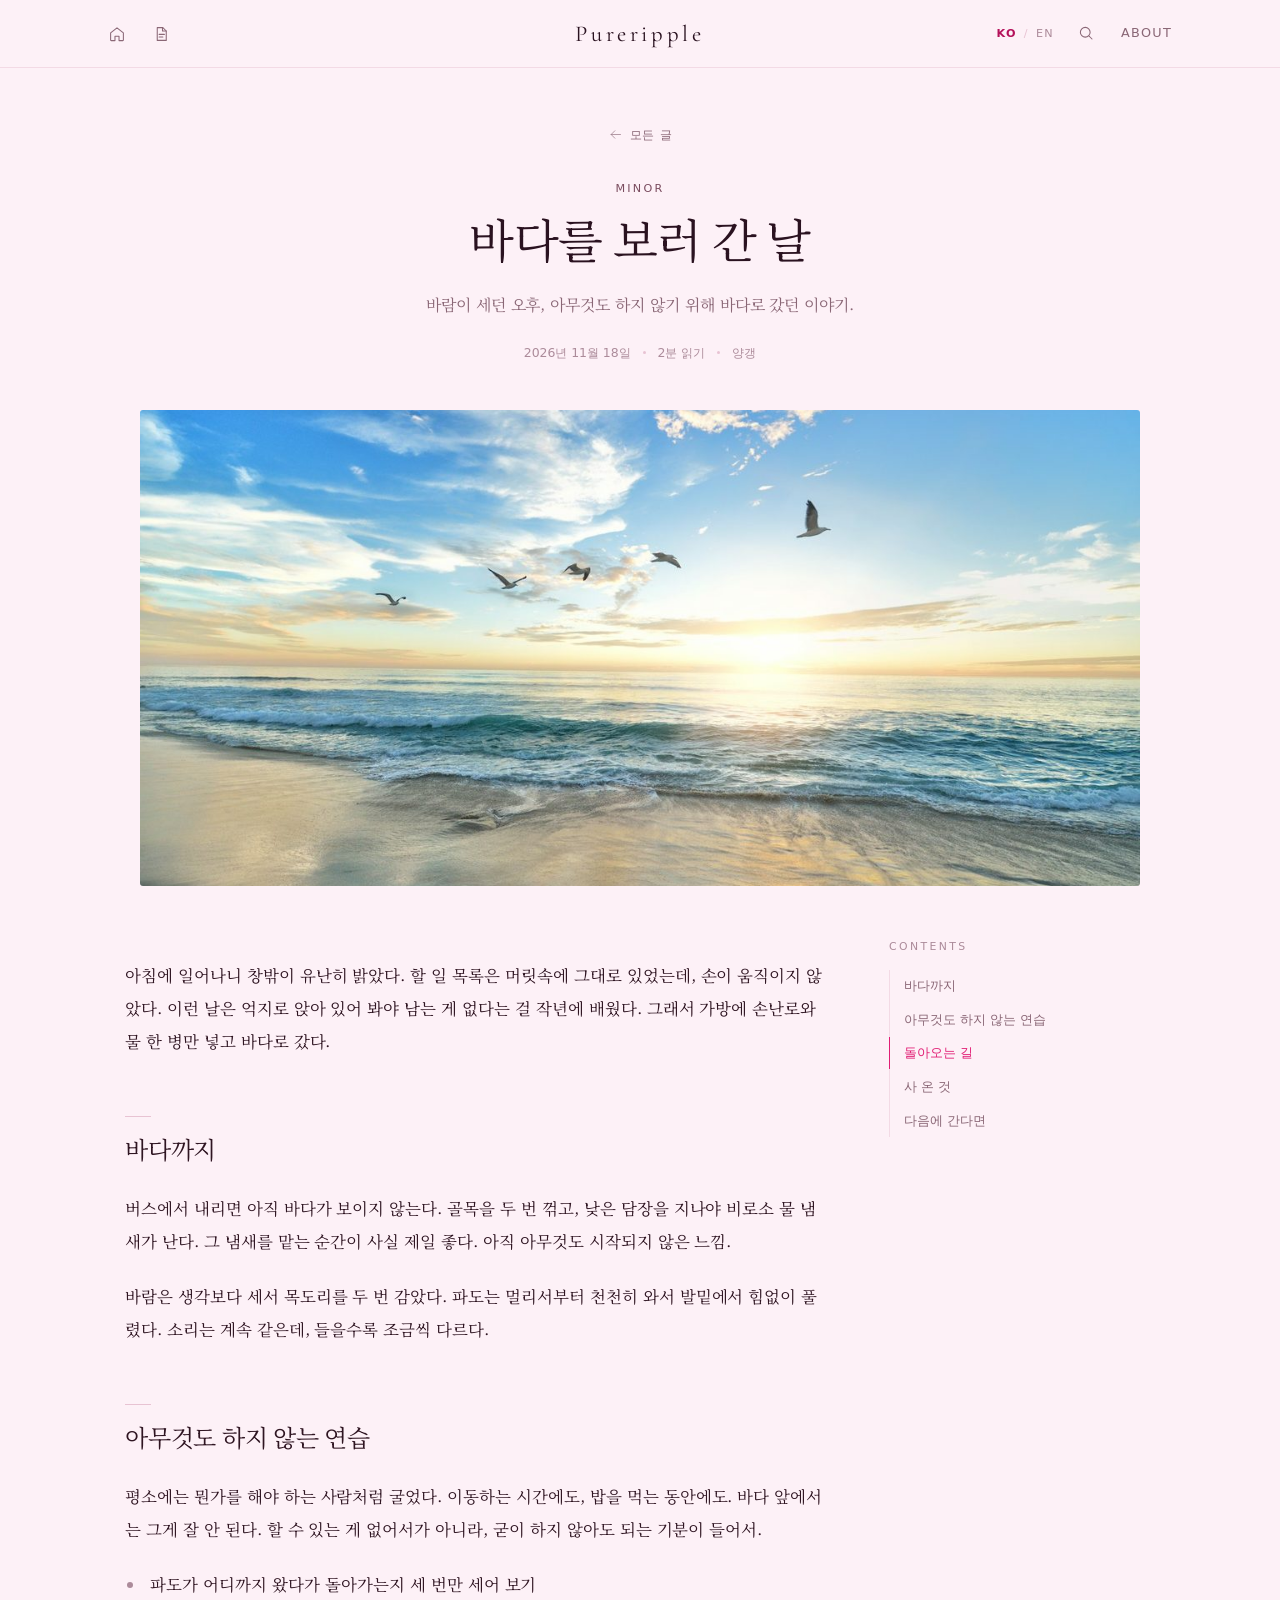
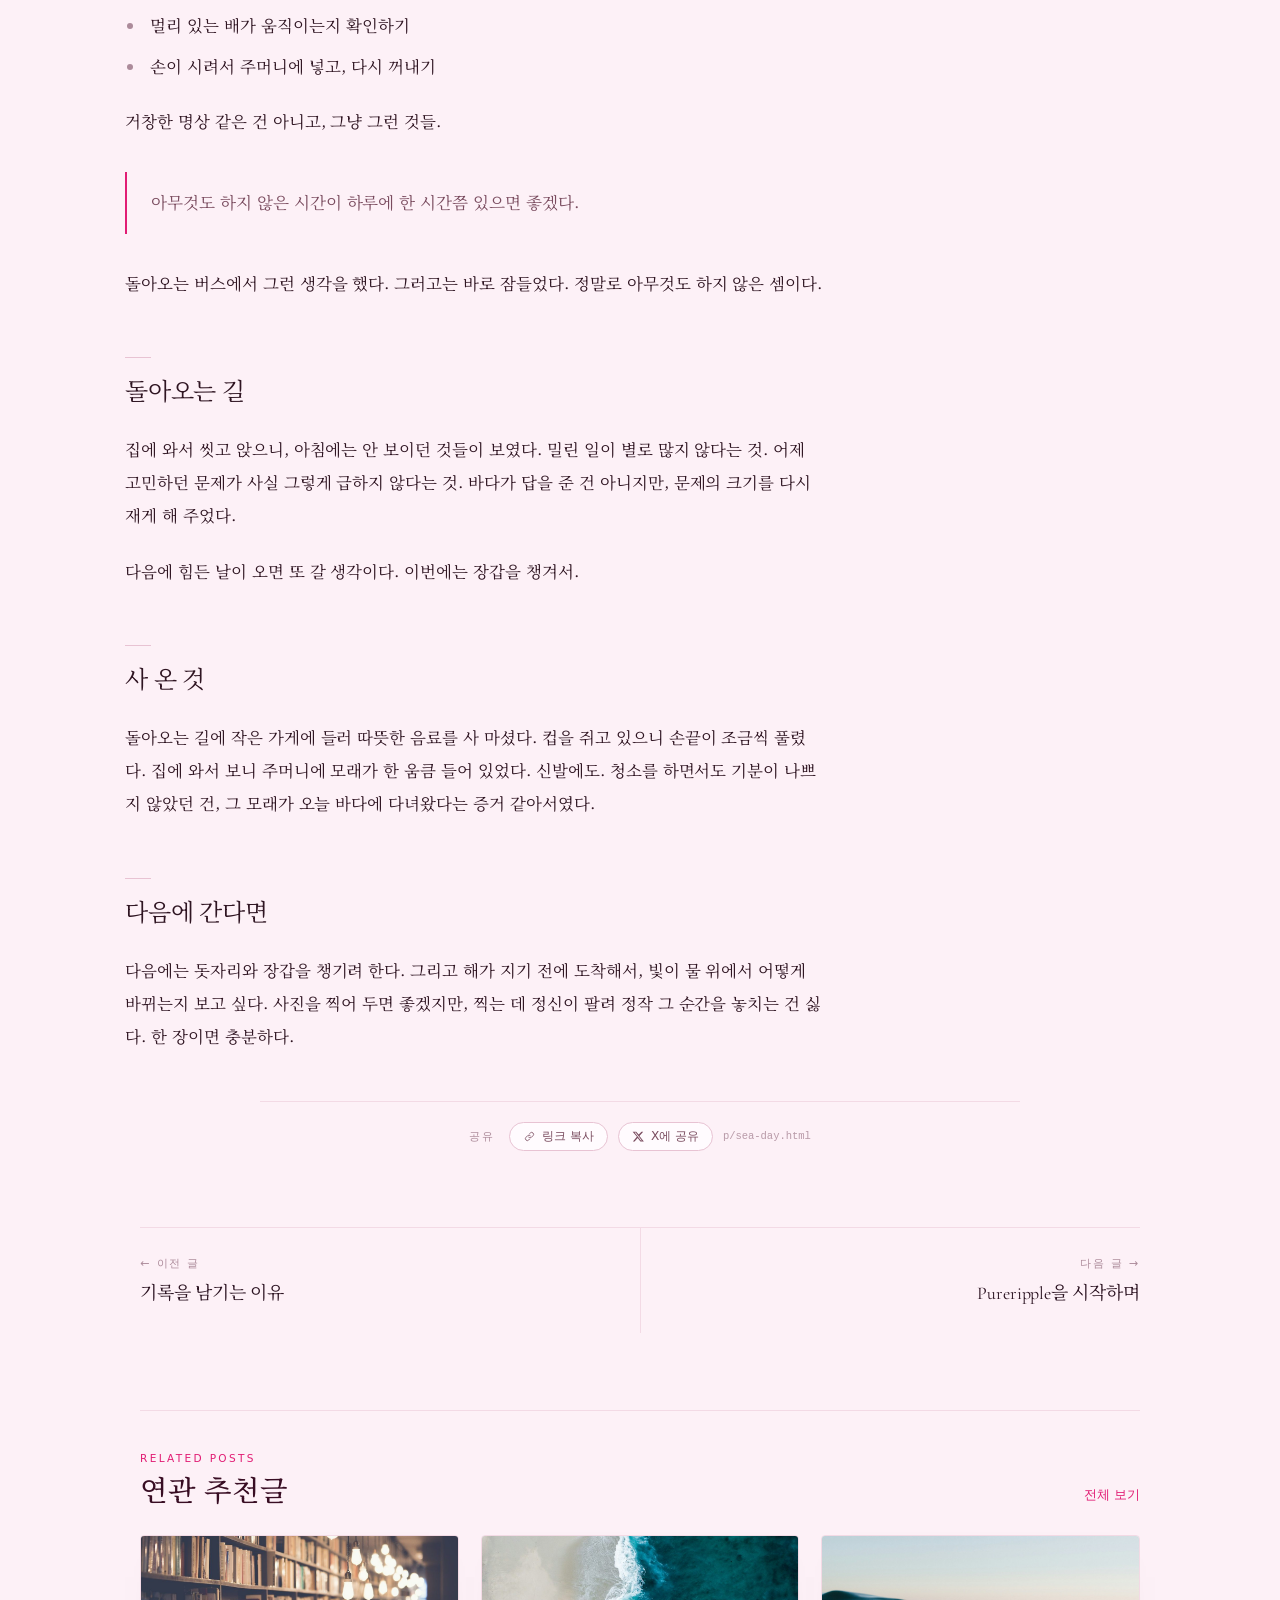
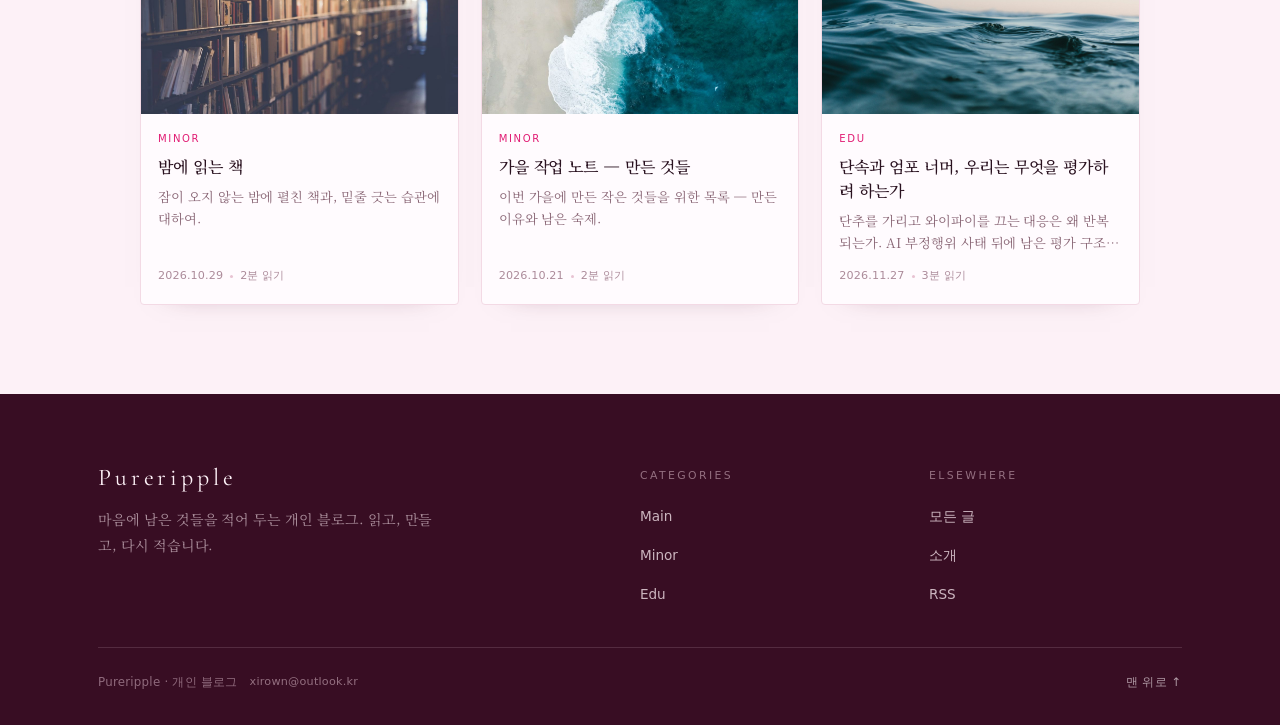
<file: p/sea-day.html>
<!DOCTYPE html>
<html lang="ko">
  <head>
    <meta charset="utf-8" />
    <meta name="viewport" content="width=device-width, initial-scale=1" />
    <title>바다를 보러 간 날 — Pureripple</title>
    <meta name="description" content="바람이 세던 오후, 아무것도 하지 않기 위해 바다로 갔던 이야기." />
    <link rel="canonical" href="https://xirown.github.io/post.html?slug=sea-day" />
    <meta name="robots" content="noindex, follow" />
    <meta name="theme-color" content="#fdf1f7" />

    <meta property="og:type" content="article" />
    <meta property="og:site_name" content="Pureripple" />
    <meta property="og:title" content="바다를 보러 간 날 — Pureripple" />
    <meta property="og:description" content="바람이 세던 오후, 아무것도 하지 않기 위해 바다로 갔던 이야기." />
    <meta property="og:image" content="https://xirown.github.io/assets/covers/sea-day.jpg" />
    <meta property="og:url" content="https://xirown.github.io/p/sea-day.html" />
    <meta property="og:locale" content="ko_KR" />
    <meta name="twitter:card" content="summary_large_image" />
    <meta name="twitter:title" content="바다를 보러 간 날 — Pureripple" />
    <meta name="twitter:description" content="바람이 세던 오후, 아무것도 하지 않기 위해 바다로 갔던 이야기." />
    <meta name="twitter:image" content="https://xirown.github.io/assets/covers/sea-day.jpg" />

    <meta http-equiv="refresh" content="0; url=../post.html?slug=sea-day" />
    <link rel="icon" href="../assets/favicon.svg" type="image/svg+xml" />
    <link rel="stylesheet" href="../style.css" />
    <script>
      location.replace("../post.html?slug=sea-day" + location.hash);
    </script>
  </head>
  <body class="share-page">
    <main class="container share-fallback">
      <p class="eyebrow">Pureripple</p>
      <h1 class="share-title">바다를 보러 간 날</h1>
      <p class="share-summary">바람이 세던 오후, 아무것도 하지 않기 위해 바다로 갔던 이야기.</p>
      <p><a class="link-arrow" href="../post.html?slug=sea-day">글로 이동하기</a></p>
    </main>
  </body>
</html>
</file>
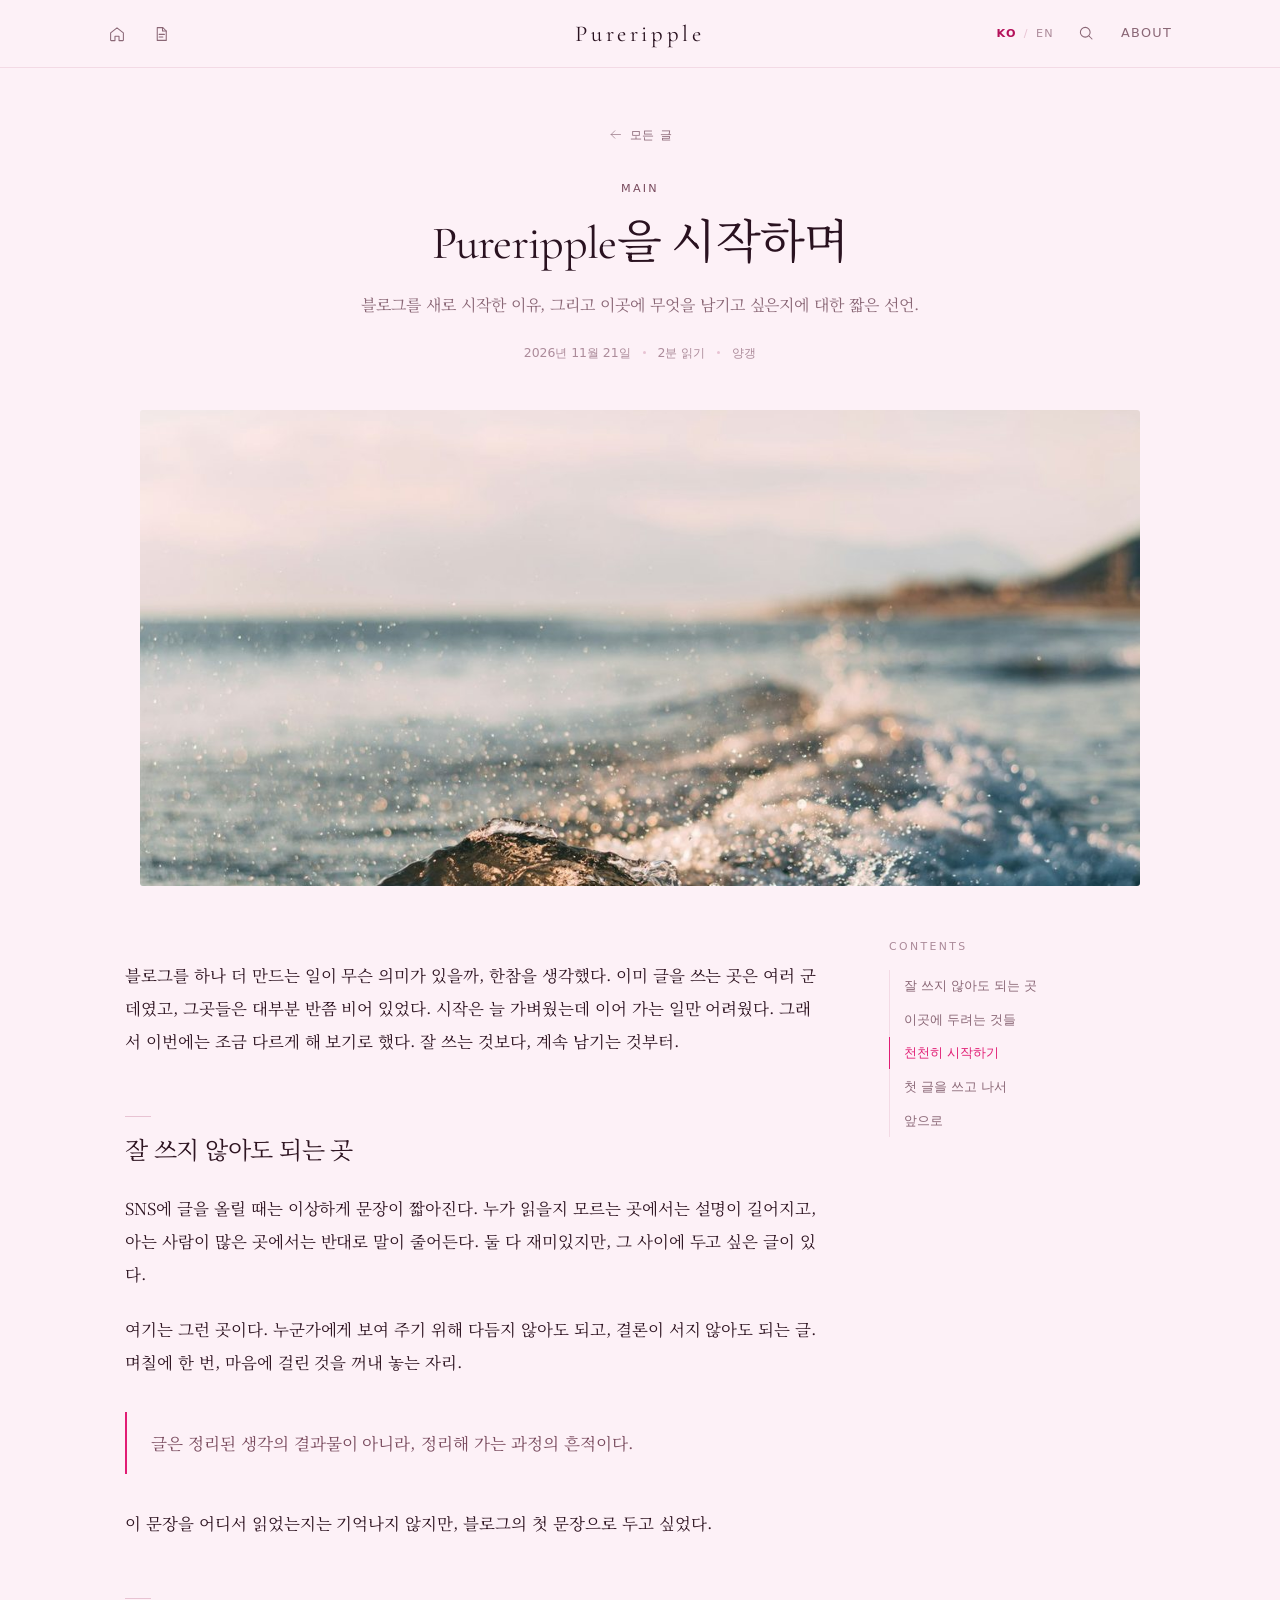
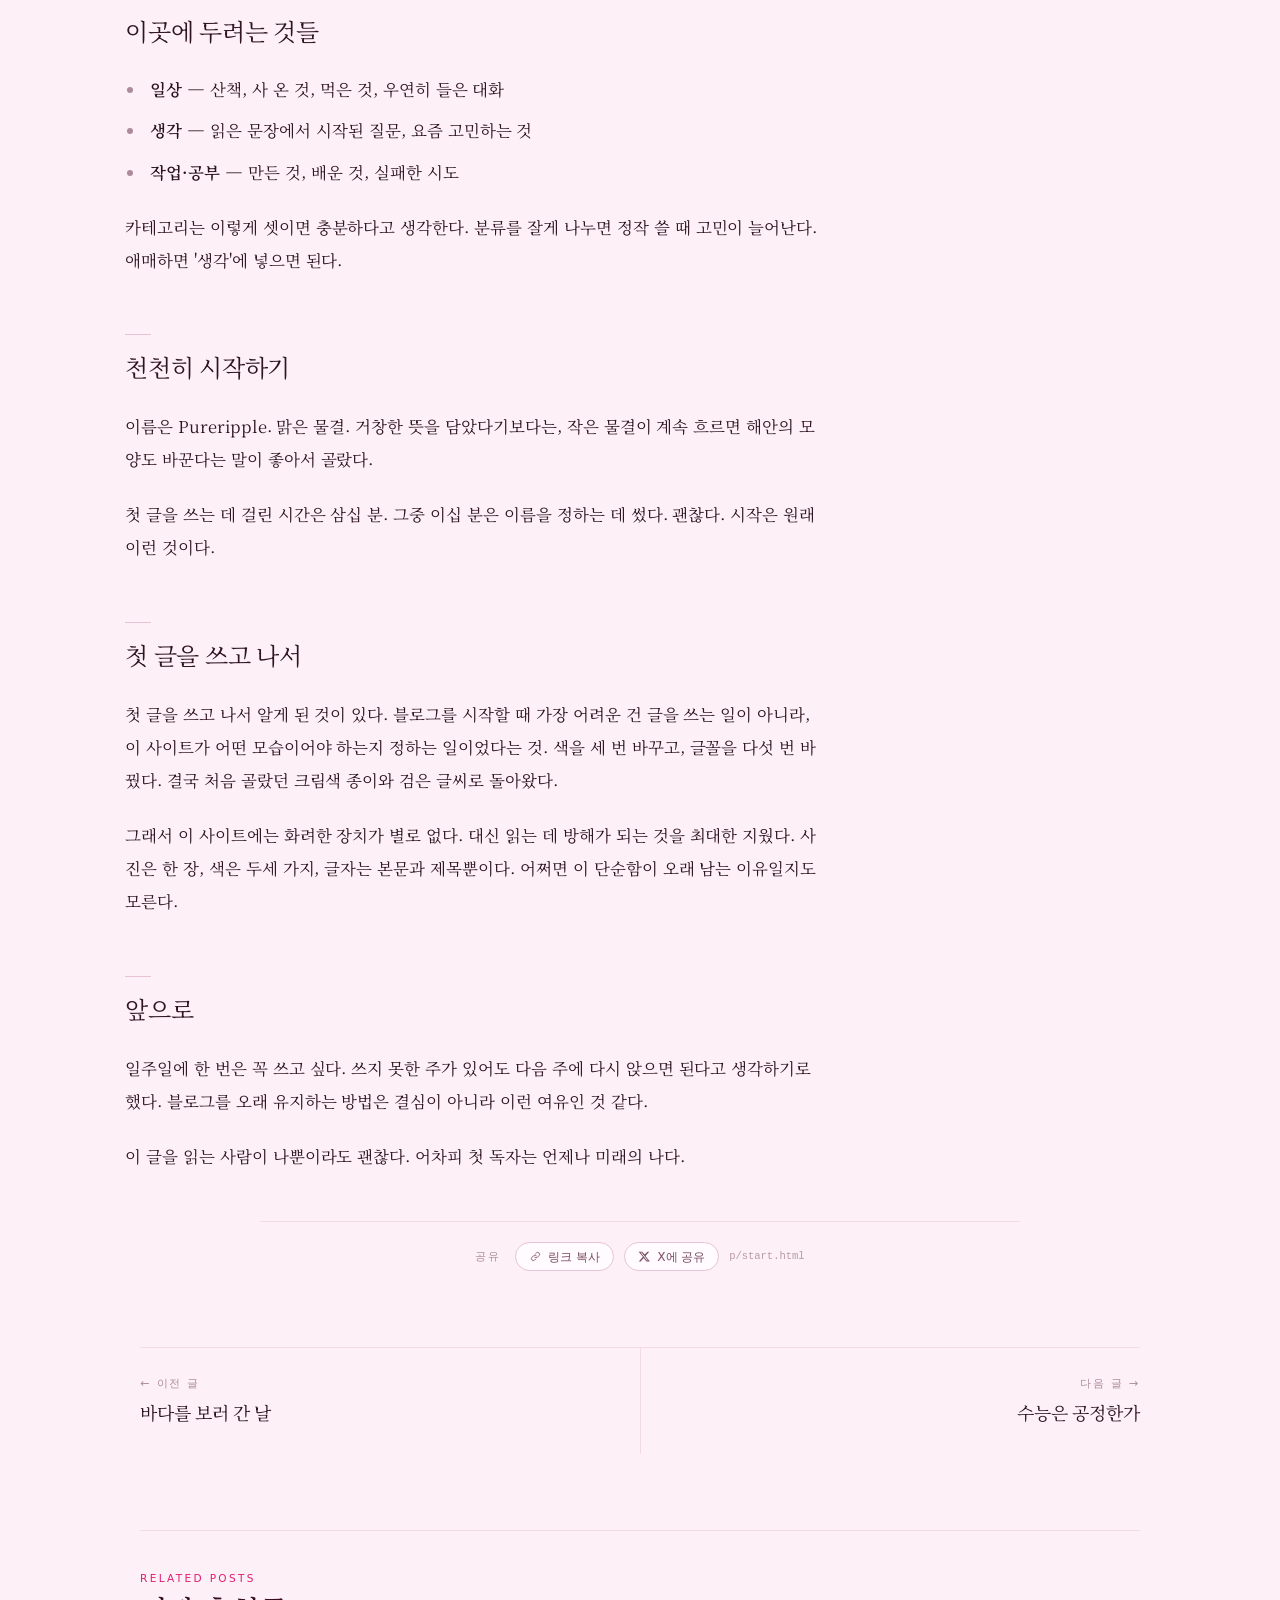
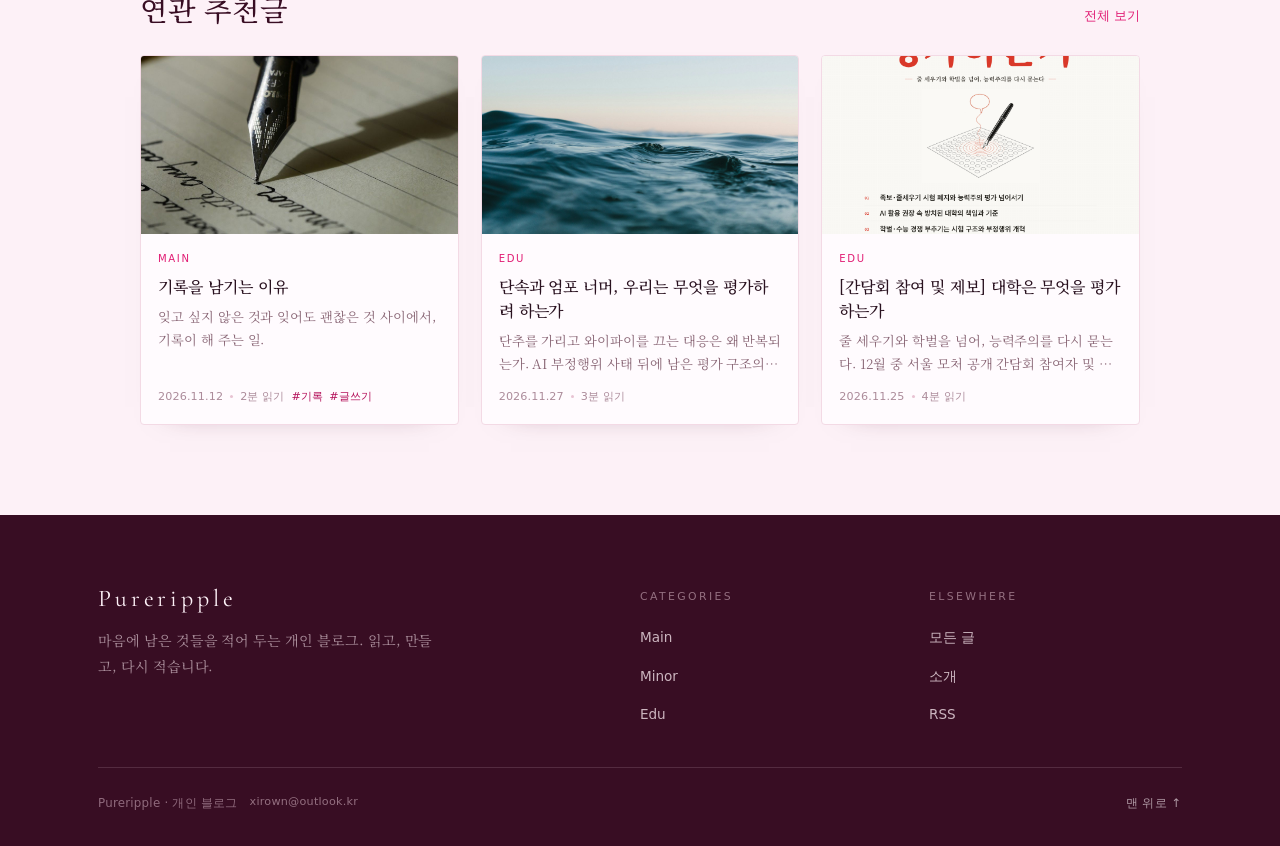
<file: p/start.html>
<!DOCTYPE html>
<html lang="ko">
  <head>
    <meta charset="utf-8" />
    <meta name="viewport" content="width=device-width, initial-scale=1" />
    <title>Pureripple을 시작하며 — Pureripple</title>
    <meta name="description" content="블로그를 새로 시작한 이유, 그리고 이곳에 무엇을 남기고 싶은지에 대한 짧은 선언." />
    <link rel="canonical" href="https://xirown.github.io/post.html?slug=start" />
    <meta name="robots" content="noindex, follow" />
    <meta name="theme-color" content="#fdf1f7" />

    <meta property="og:type" content="article" />
    <meta property="og:site_name" content="Pureripple" />
    <meta property="og:title" content="Pureripple을 시작하며 — Pureripple" />
    <meta property="og:description" content="블로그를 새로 시작한 이유, 그리고 이곳에 무엇을 남기고 싶은지에 대한 짧은 선언." />
    <meta property="og:image" content="https://xirown.github.io/assets/covers/start.jpg" />
    <meta property="og:url" content="https://xirown.github.io/p/start.html" />
    <meta property="og:locale" content="ko_KR" />
    <meta name="twitter:card" content="summary_large_image" />
    <meta name="twitter:title" content="Pureripple을 시작하며 — Pureripple" />
    <meta name="twitter:description" content="블로그를 새로 시작한 이유, 그리고 이곳에 무엇을 남기고 싶은지에 대한 짧은 선언." />
    <meta name="twitter:image" content="https://xirown.github.io/assets/covers/start.jpg" />

    <meta http-equiv="refresh" content="0; url=../post.html?slug=start" />
    <link rel="icon" href="../assets/favicon.svg" type="image/svg+xml" />
    <link rel="stylesheet" href="../style.css" />
    <script>
      location.replace("../post.html?slug=start" + location.hash);
    </script>
  </head>
  <body class="share-page">
    <main class="container share-fallback">
      <p class="eyebrow">Pureripple</p>
      <h1 class="share-title">Pureripple을 시작하며</h1>
      <p class="share-summary">블로그를 새로 시작한 이유, 그리고 이곳에 무엇을 남기고 싶은지에 대한 짧은 선언.</p>
      <p><a class="link-arrow" href="../post.html?slug=start">글로 이동하기</a></p>
    </main>
  </body>
</html>
</file>
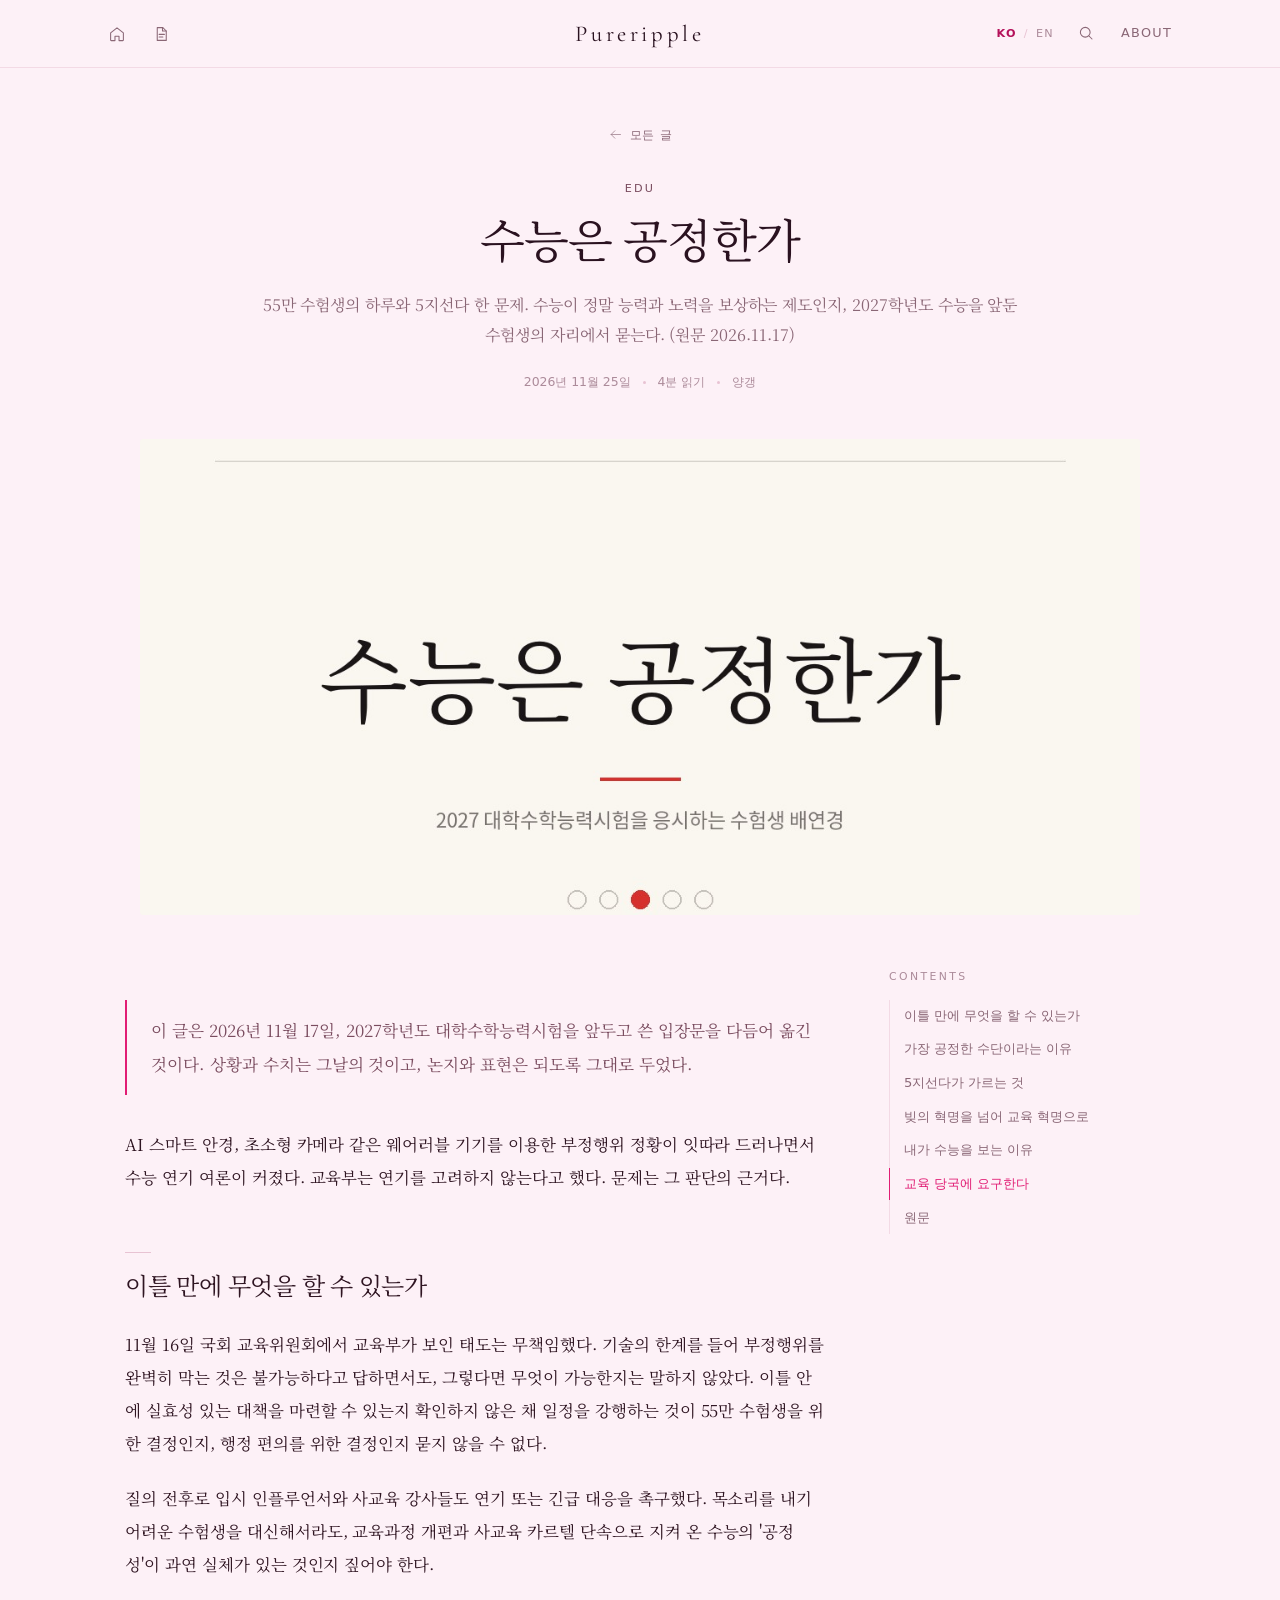
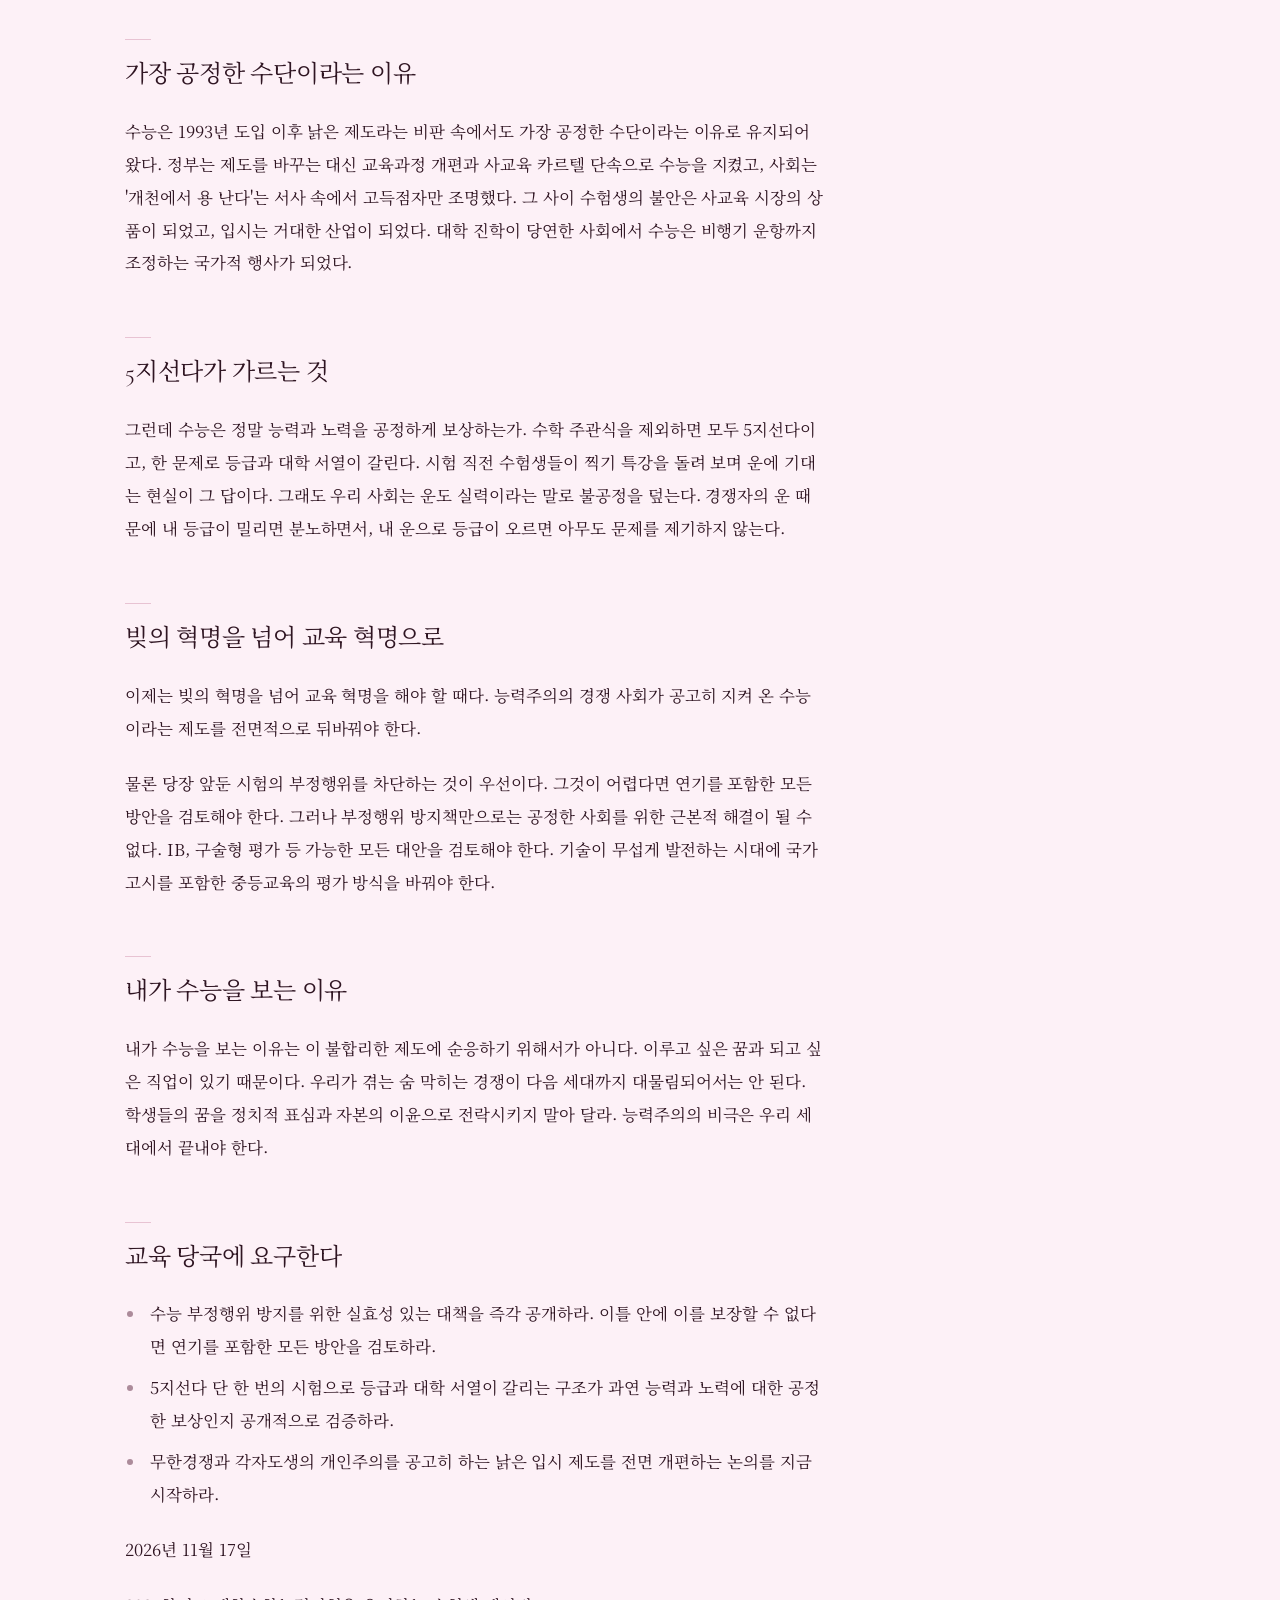
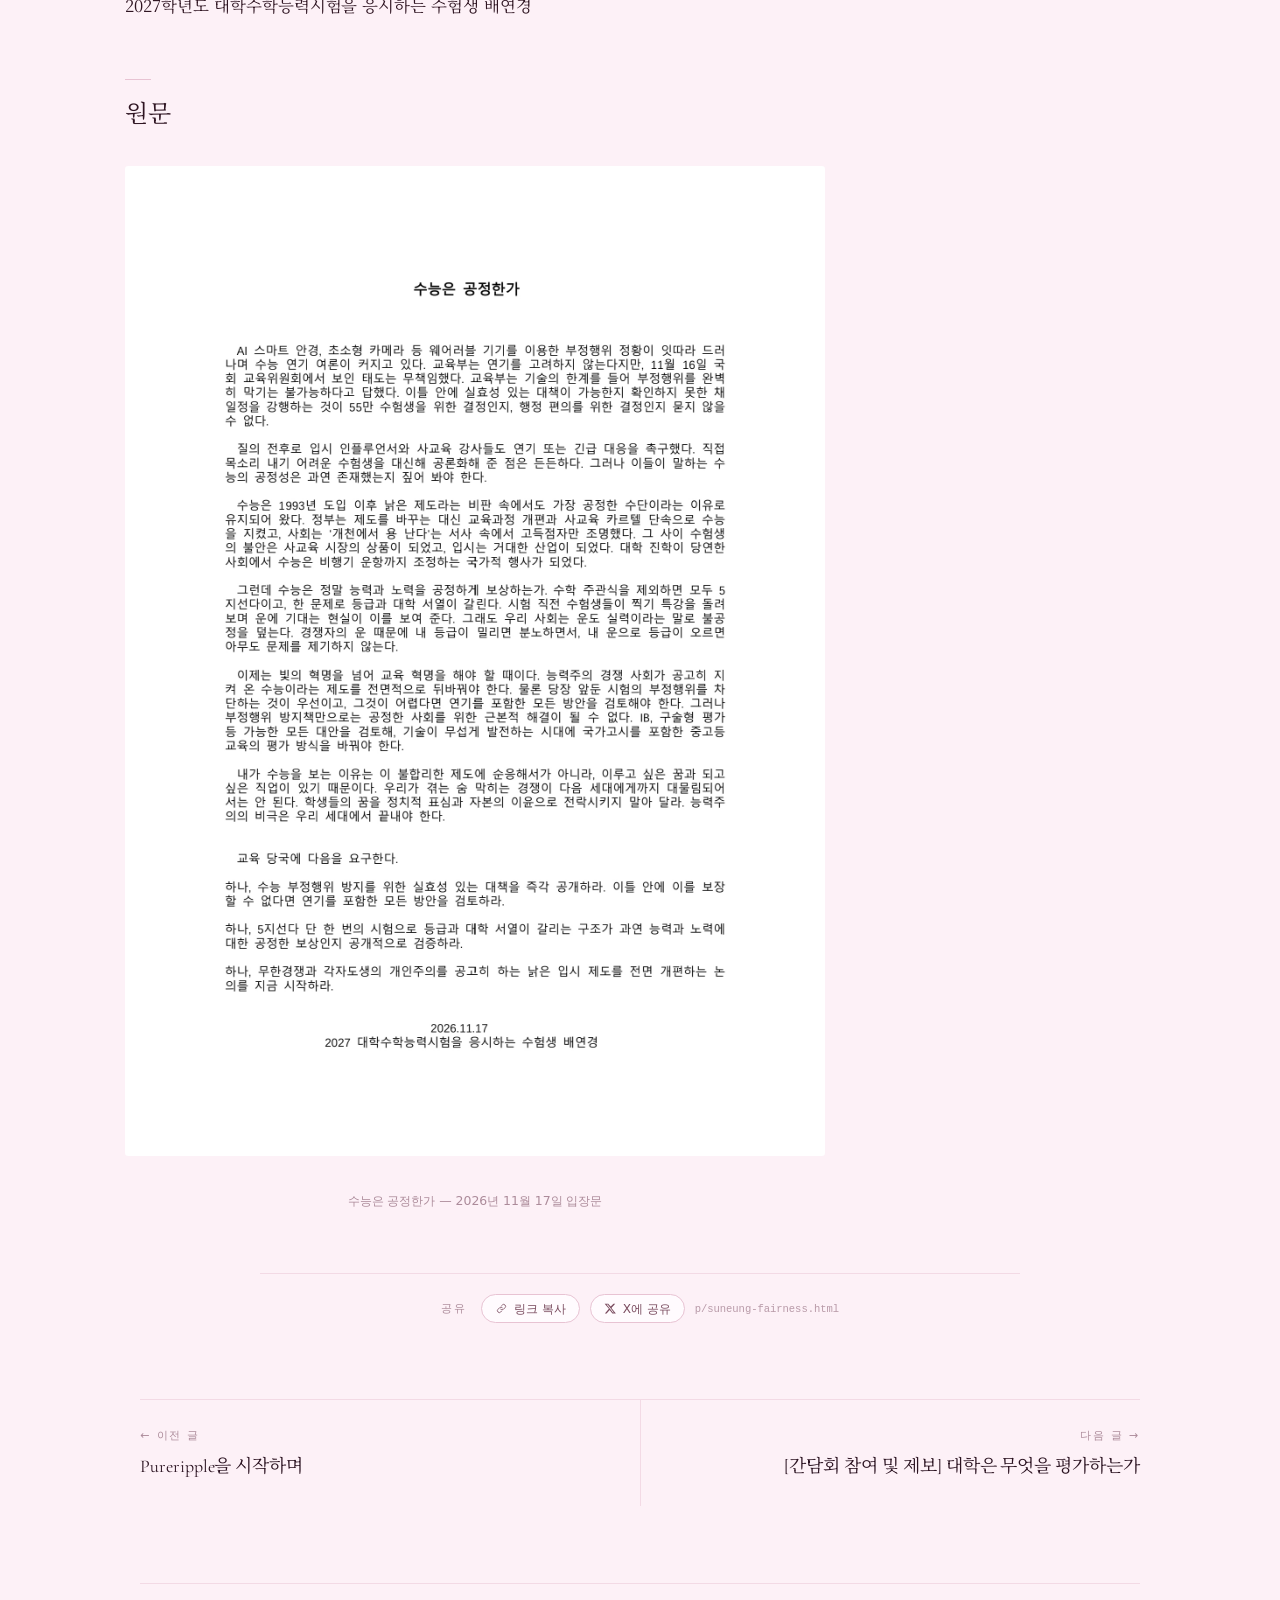
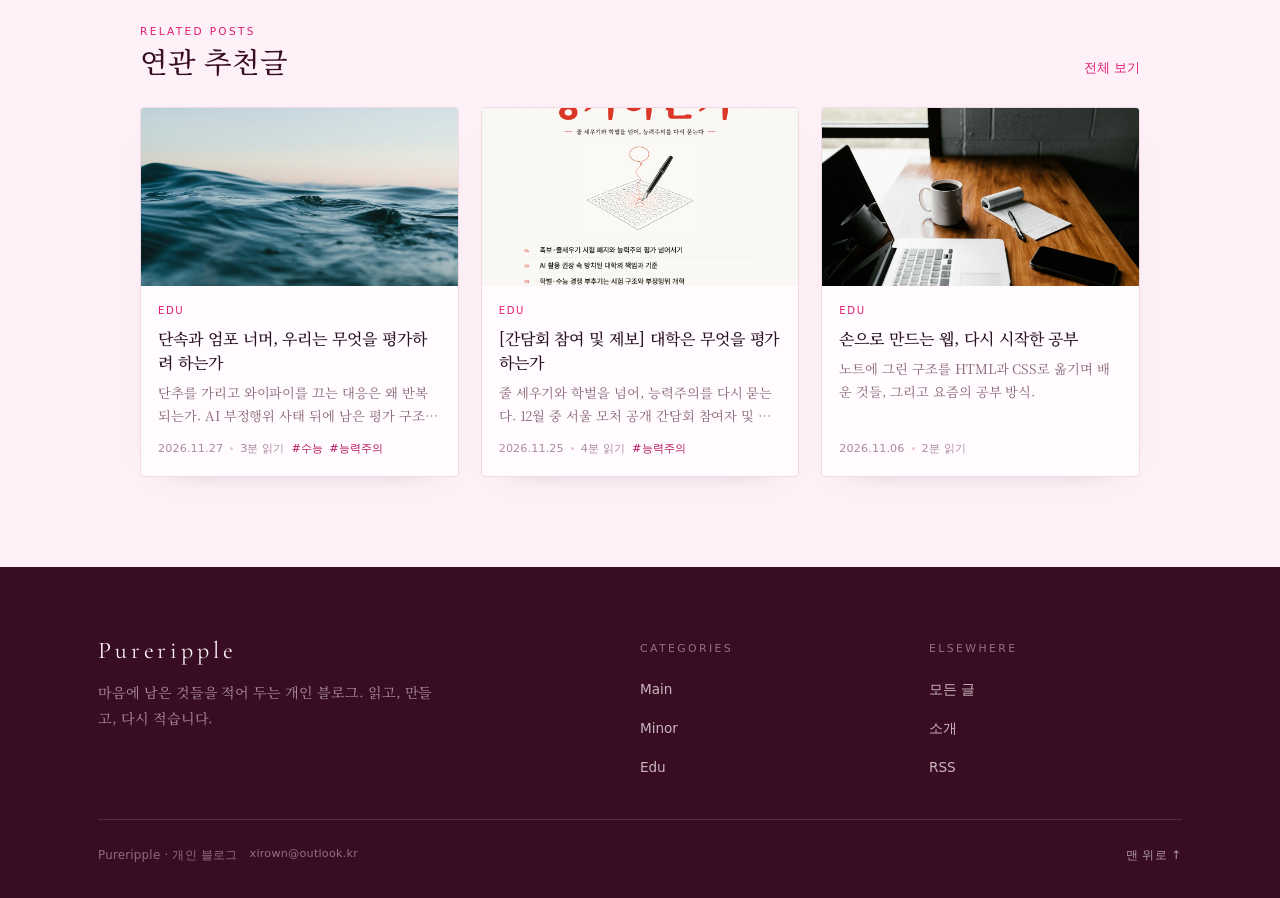
<file: p/suneung-fairness.html>
<!DOCTYPE html>
<html lang="ko">
  <head>
    <meta charset="utf-8" />
    <meta name="viewport" content="width=device-width, initial-scale=1" />
    <title>수능은 공정한가 — Pureripple</title>
    <meta name="description" content="55만 수험생의 하루와 5지선다 한 문제. 수능이 정말 능력과 노력을 보상하는 제도인지, 2027학년도 수능을 앞둔 수험생의 자리에서 묻는다. (원문 2026.11.17)" />
    <link rel="canonical" href="https://xirown.github.io/post.html?slug=suneung-fairness" />
    <meta name="robots" content="noindex, follow" />
    <meta name="theme-color" content="#fdf1f7" />

    <meta property="og:type" content="article" />
    <meta property="og:site_name" content="Pureripple" />
    <meta property="og:title" content="수능은 공정한가 — Pureripple" />
    <meta property="og:description" content="55만 수험생의 하루와 5지선다 한 문제. 수능이 정말 능력과 노력을 보상하는 제도인지, 2027학년도 수능을 앞둔 수험생의 자리에서 묻는다. (원문 2026.11.17)" />
    <meta property="og:image" content="https://xirown.github.io/assets/covers/suneung-fairness.jpg" />
    <meta property="og:url" content="https://xirown.github.io/p/suneung-fairness.html" />
    <meta property="og:locale" content="ko_KR" />
    <meta name="twitter:card" content="summary_large_image" />
    <meta name="twitter:title" content="수능은 공정한가 — Pureripple" />
    <meta name="twitter:description" content="55만 수험생의 하루와 5지선다 한 문제. 수능이 정말 능력과 노력을 보상하는 제도인지, 2027학년도 수능을 앞둔 수험생의 자리에서 묻는다. (원문 2026.11.17)" />
    <meta name="twitter:image" content="https://xirown.github.io/assets/covers/suneung-fairness.jpg" />

    <meta http-equiv="refresh" content="0; url=../post.html?slug=suneung-fairness" />
    <link rel="icon" href="../assets/favicon.svg" type="image/svg+xml" />
    <link rel="stylesheet" href="../style.css" />
    <script>
      location.replace("../post.html?slug=suneung-fairness" + location.hash);
    </script>
  </head>
  <body class="share-page">
    <main class="container share-fallback">
      <p class="eyebrow">Pureripple</p>
      <h1 class="share-title">수능은 공정한가</h1>
      <p class="share-summary">55만 수험생의 하루와 5지선다 한 문제. 수능이 정말 능력과 노력을 보상하는 제도인지, 2027학년도 수능을 앞둔 수험생의 자리에서 묻는다. (원문 2026.11.17)</p>
      <p><a class="link-arrow" href="../post.html?slug=suneung-fairness">글로 이동하기</a></p>
    </main>
  </body>
</html>
</file>
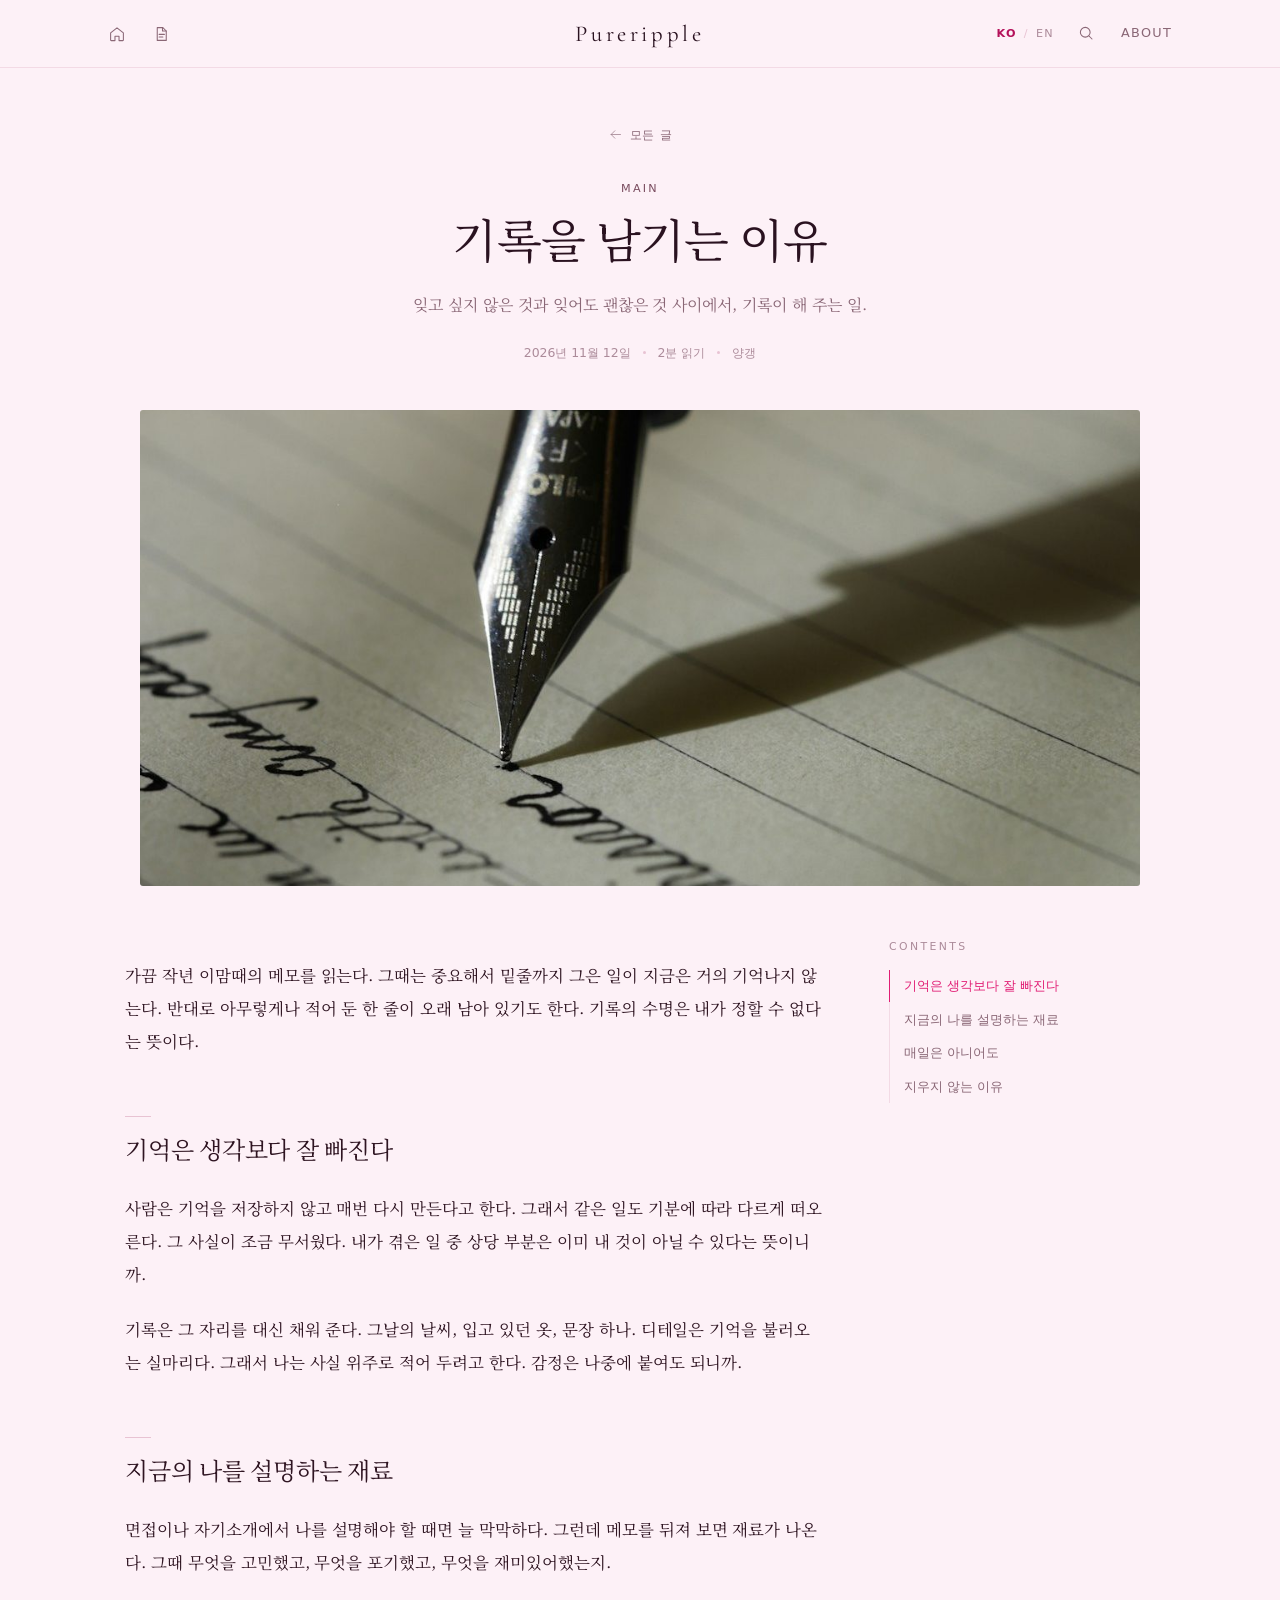
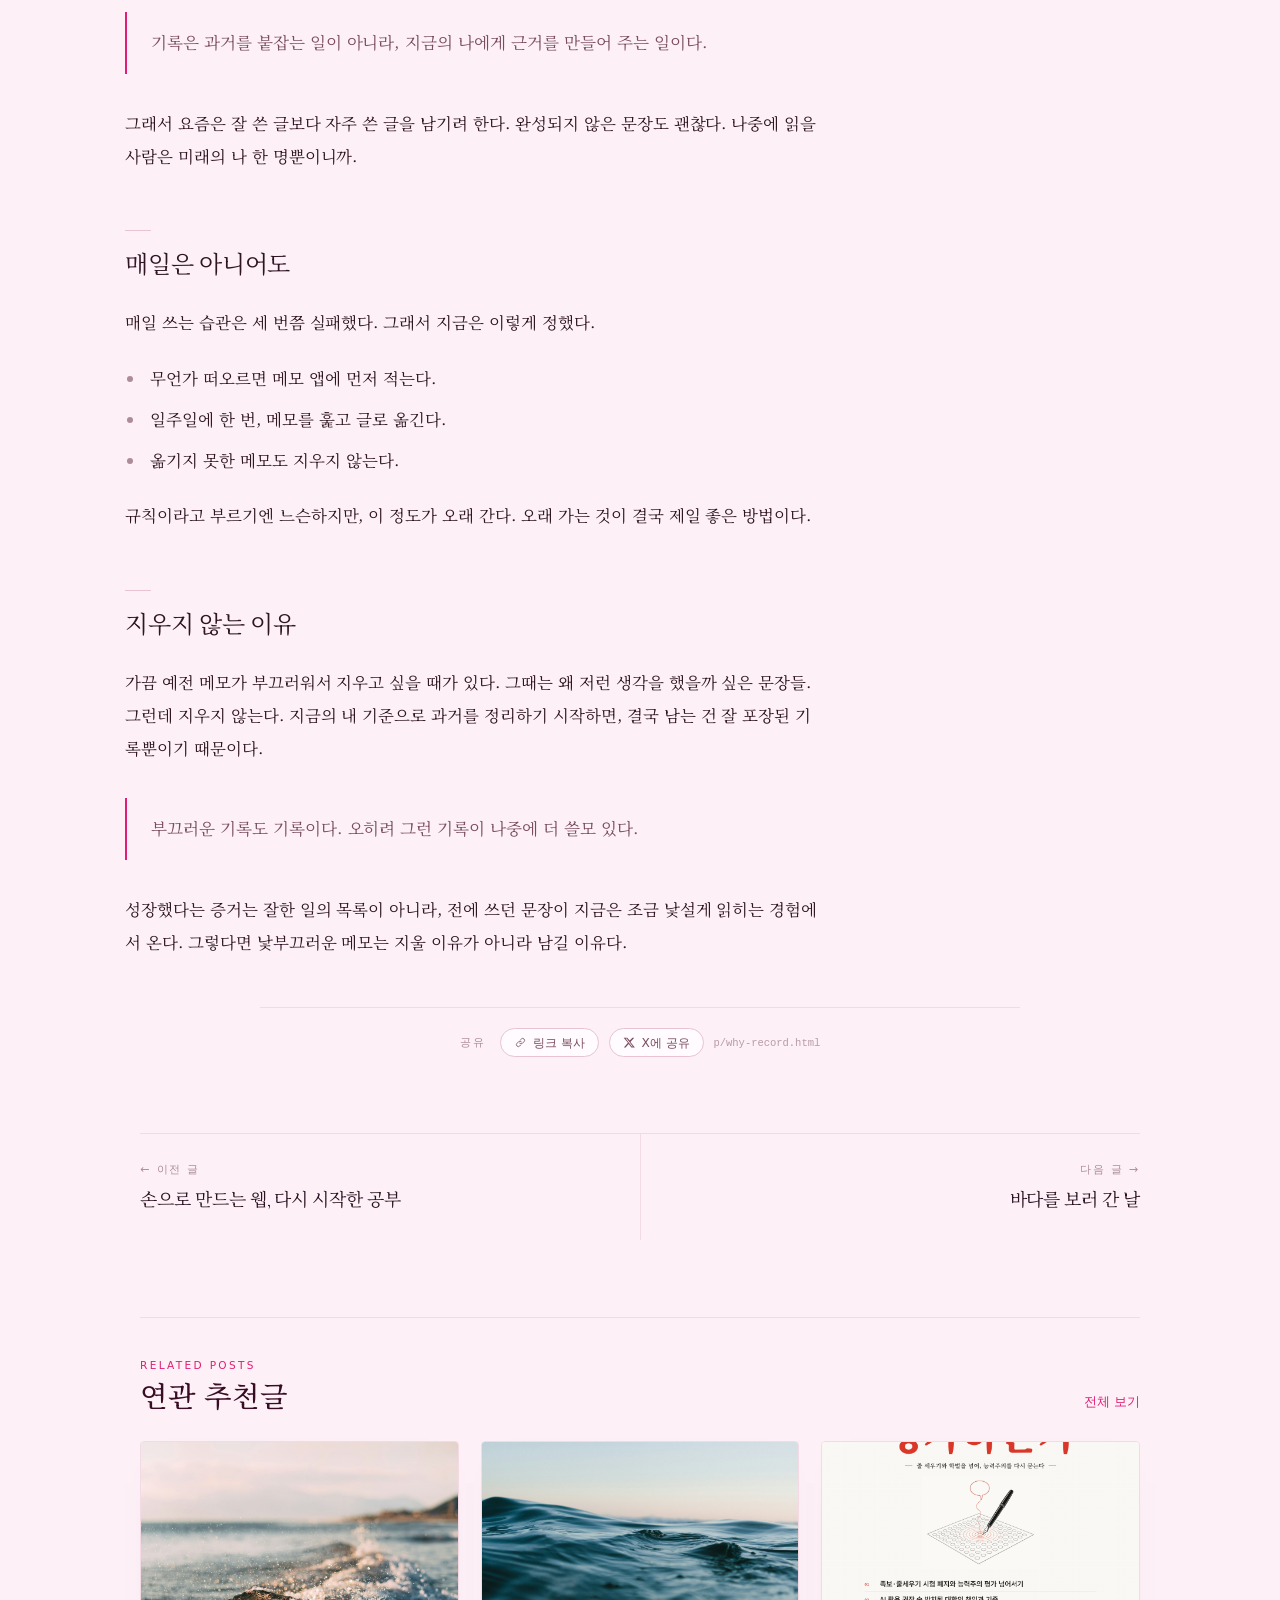
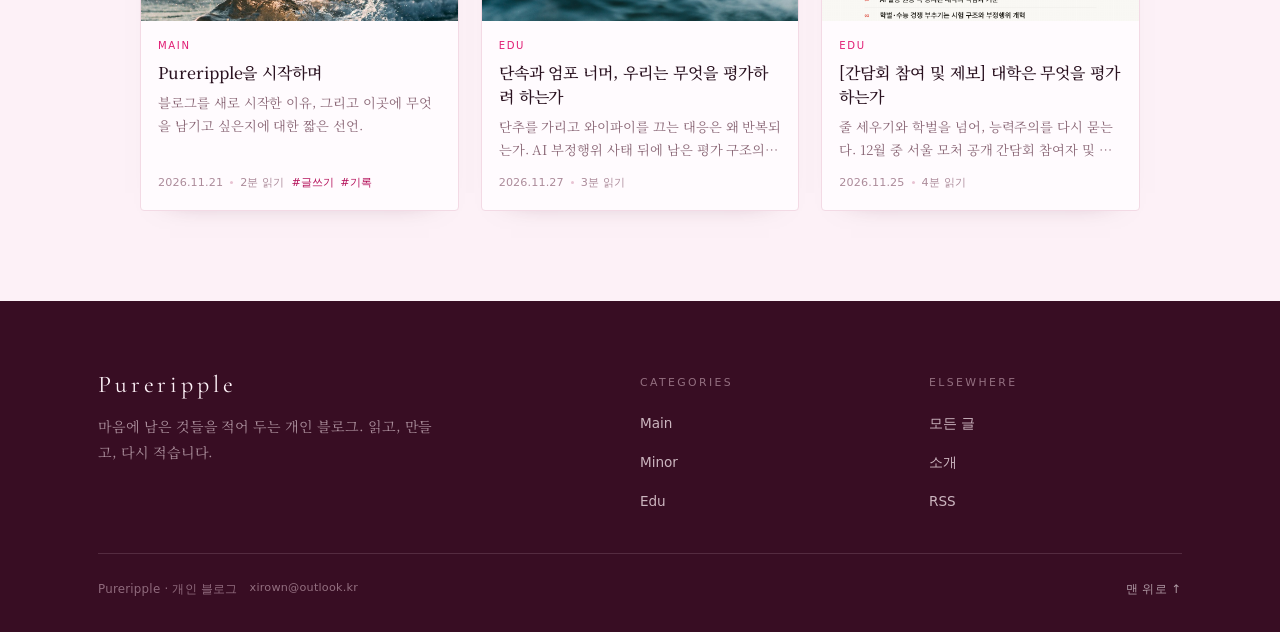
<file: p/why-record.html>
<!DOCTYPE html>
<html lang="ko">
  <head>
    <meta charset="utf-8" />
    <meta name="viewport" content="width=device-width, initial-scale=1" />
    <title>기록을 남기는 이유 — Pureripple</title>
    <meta name="description" content="잊고 싶지 않은 것과 잊어도 괜찮은 것 사이에서, 기록이 해 주는 일." />
    <link rel="canonical" href="https://xirown.github.io/post.html?slug=why-record" />
    <meta name="robots" content="noindex, follow" />
    <meta name="theme-color" content="#fdf1f7" />

    <meta property="og:type" content="article" />
    <meta property="og:site_name" content="Pureripple" />
    <meta property="og:title" content="기록을 남기는 이유 — Pureripple" />
    <meta property="og:description" content="잊고 싶지 않은 것과 잊어도 괜찮은 것 사이에서, 기록이 해 주는 일." />
    <meta property="og:image" content="https://xirown.github.io/assets/covers/why-record.jpg" />
    <meta property="og:url" content="https://xirown.github.io/p/why-record.html" />
    <meta property="og:locale" content="ko_KR" />
    <meta name="twitter:card" content="summary_large_image" />
    <meta name="twitter:title" content="기록을 남기는 이유 — Pureripple" />
    <meta name="twitter:description" content="잊고 싶지 않은 것과 잊어도 괜찮은 것 사이에서, 기록이 해 주는 일." />
    <meta name="twitter:image" content="https://xirown.github.io/assets/covers/why-record.jpg" />

    <meta http-equiv="refresh" content="0; url=../post.html?slug=why-record" />
    <link rel="icon" href="../assets/favicon.svg" type="image/svg+xml" />
    <link rel="stylesheet" href="../style.css" />
    <script>
      location.replace("../post.html?slug=why-record" + location.hash);
    </script>
  </head>
  <body class="share-page">
    <main class="container share-fallback">
      <p class="eyebrow">Pureripple</p>
      <h1 class="share-title">기록을 남기는 이유</h1>
      <p class="share-summary">잊고 싶지 않은 것과 잊어도 괜찮은 것 사이에서, 기록이 해 주는 일.</p>
      <p><a class="link-arrow" href="../post.html?slug=why-record">글로 이동하기</a></p>
    </main>
  </body>
</html>
</file>
<file: style.css>
/* ==========================================================================
   Pureripple — 개인 블로그 스타일
   종이 같은 크림 바탕 + 딥 네이비, 바다 사진 한 장. 그 외 장식은 최소로.
   ========================================================================== */

:root {
  /* 색 — 크림빛 로즈 페이퍼 + 딥 로즈, 그리고 한 줄기 핑크 */
  --paper: #fdf1f7;
  --paper-soft: #fbe6ef;
  --card: #fffbfe;
  --ink: #2a1220;
  --pink: #e11d74;
  --pink-deep: #b4115a;
  --plum: #380d23;
  --slate: #7a4c5f;
  --muted: #8a6776;
  --muted-soft: #ac8b9a;
  --line: #f3dae5;
  --line-strong: #e8c3d3;
  --blush: #fce7f3;
  --white: #ffffff;

  /* 글꼴 */
  --font-display: "Cormorant Garamond", "Noto Serif KR", "Nanum Myeongjo", Georgia, serif;
  --font-serif: "Noto Serif KR", "Nanum Myeongjo", "Apple SD Gothic Neo", Georgia, serif;
  --font-sans: "Pretendard", -apple-system, BlinkMacSystemFont, "Apple SD Gothic Neo",
    "Malgun Gothic", "Noto Sans KR", system-ui, sans-serif;

  /* 여백·폭 */
  --container: 1180px;
  --gutter: clamp(20px, 5vw, 48px);
  --header-h: 68px;
  --radius: 3px;

  --ease: cubic-bezier(0.22, 0.61, 0.36, 1);
}

/* ---------- reset ---------- */
*,
*::before,
*::after {
  box-sizing: border-box;
}

html {
  -webkit-text-size-adjust: 100%;
  scroll-behavior: smooth;
  scroll-padding-top: calc(var(--header-h) + 64px);
}

body {
  margin: 0;
  background: var(--paper);
  color: var(--ink);
  font-family: var(--font-serif);
  font-weight: 400;
  font-size: 17px;
  line-height: 1.75;
  letter-spacing: -0.003em;
  -webkit-font-smoothing: antialiased;
  text-rendering: optimizeLegibility;
}

img {
  display: block;
  max-width: 100%;
  height: auto;
}

[hidden] {
  display: none !important;
}

a {
  color: inherit;
  text-decoration: none;
}

button {
  font: inherit;
  color: inherit;
  background: none;
  border: 0;
  padding: 0;
  cursor: pointer;
}

input {
  font: inherit;
  color: inherit;
}

h1,
h2,
h3,
h4 {
  font-family: var(--font-display);
  font-weight: 400;
  letter-spacing: -0.01em;
  line-height: 1.25;
  margin: 0;
}

p {
  margin: 0;
}

::selection {
  background: rgba(225, 29, 116, 0.16);
}

:focus-visible {
  outline: 2px solid var(--pink);
  outline-offset: 3px;
  border-radius: 2px;
}

.container {
  width: 100%;
  max-width: var(--container);
  margin: 0 auto;
  padding: 0 var(--gutter);
}

.skip-link {
  position: absolute;
  left: -9999px;
  top: 0;
  z-index: 200;
  background: var(--plum);
  color: var(--paper);
  padding: 10px 16px;
  font-family: var(--font-sans);
  font-size: 0.85rem;
}

.skip-link:focus {
  left: 12px;
  top: 12px;
}

/* ==========================================================================
   헤더
   ========================================================================== */
.site-header {
  position: sticky;
  top: 0;
  z-index: 100;
  height: var(--header-h);
  background: rgba(253, 241, 247, 0.96);
  backdrop-filter: saturate(160%) blur(14px);
  -webkit-backdrop-filter: saturate(160%) blur(14px);
  border-bottom: 1px solid var(--line);
}

.header-inner {
  position: relative;
  height: 100%;
  max-width: var(--container);
  margin: 0 auto;
  padding: 0 var(--gutter);
  display: flex;
  align-items: center;
  justify-content: space-between;
}

.header-nav {
  display: flex;
  align-items: center;
  gap: 6px;
  flex: 1 1 0;
}

.header-nav--right {
  justify-content: flex-end;
}

.wordmark {
  position: absolute;
  left: 50%;
  top: 50%;
  transform: translate(-50%, -50%);
  font-family: var(--font-display);
  font-size: 1.42rem;
  letter-spacing: 0.16em;
  line-height: 1;
  color: var(--ink);
  white-space: nowrap;
  text-transform: none;
  padding: 6px 2px;
}

.icon-link {
  display: inline-flex;
  align-items: center;
  justify-content: center;
  width: 38px;
  height: 38px;
  border-radius: 50%;
  color: var(--muted);
  transition: color 0.2s var(--ease), background 0.2s var(--ease);
}

.icon-link svg {
  width: 18px;
  height: 18px;
  stroke-width: 1.4;
}

.icon-link:hover {
  color: var(--pink);
  background: rgba(225, 29, 116, 0.07);
}

.header-link {
  font-family: var(--font-sans);
  font-size: 0.8rem;
  letter-spacing: 0.1em;
  text-transform: uppercase;
  color: var(--muted);
  padding: 8px 10px;
  transition: color 0.2s var(--ease);
}

.header-link:hover {
  color: var(--pink);
}

/* ==========================================================================
   히어로
   ========================================================================== */
.hero {
  position: relative;
  height: clamp(380px, 51vh, 540px);
  overflow: hidden;
  display: flex;
  align-items: center;
  justify-content: center;
  isolation: isolate;
  background: #2b0f22;
}

.hero-img {
  position: absolute;
  inset: 0;
  width: 100%;
  height: 100%;
  object-fit: cover;
  object-position: center 52%;
  z-index: -2;
  transform: scale(1.02);
}

/* 밝은 바다 위 흰 세리프의 가독성을 잡는 은은한 그라데이션 */
.hero-veil {
  position: absolute;
  inset: 0;
  z-index: -1;
  background:
    linear-gradient(180deg, rgba(38, 7, 24, 0.6) 0%, rgba(38, 7, 24, 0.34) 32%, rgba(38, 7, 24, 0.3) 52%, rgba(38, 7, 24, 0.64) 100%),
    radial-gradient(105% 78% at 50% 46%, rgba(64, 8, 33, 0.34) 0%, rgba(64, 8, 33, 0.06) 55%, rgba(64, 8, 33, 0.42) 100%),
    linear-gradient(115deg, rgba(225, 29, 116, 0.16) 0%, rgba(225, 29, 116, 0) 46%, rgba(120, 16, 74, 0.2) 100%);
}

.hero-inner {
  position: relative;
  text-align: center;
  padding: 0 var(--gutter);
  max-width: 780px;
  animation: rise 1.1s var(--ease) both;
}

@keyframes rise {
  from {
    opacity: 0;
    transform: translateY(14px);
  }
  to {
    opacity: 1;
    transform: translateY(0);
  }
}

.hero-title {
  font-size: clamp(2.3rem, 5.6vw, 4.05rem);
  font-weight: 300;
  line-height: 1.1;
  letter-spacing: -0.005em;
  color: #fff;
  text-shadow: 0 1px 34px rgba(48, 4, 26, 0.42);
}

.hero-actions {
  margin-top: clamp(26px, 3.6vw, 38px);
  display: flex;
  justify-content: center;
}

/* 버튼 */
.btn {
  display: inline-flex;
  align-items: center;
  gap: 10px;
  font-family: var(--font-sans);
  font-size: 0.86rem;
  font-weight: 500;
  letter-spacing: 0.02em;
  padding: 12px 24px;
  border-radius: 999px;
  transition: background 0.25s var(--ease), color 0.25s var(--ease),
    transform 0.25s var(--ease), border-color 0.25s var(--ease);
}

.btn svg {
  width: 15px;
  height: 15px;
}

.btn .btn-arrow {
  transition: transform 0.25s var(--ease);
}

.btn:hover .btn-arrow {
  transform: translateX(3px);
}

.btn-primary {
  background: var(--pink);
  color: #fff6fa;
  border: 1px solid rgba(255, 255, 255, 0.22);
  box-shadow: 0 12px 30px -14px rgba(58, 4, 32, 0.75);
}

.btn-primary:hover {
  background: var(--pink-deep);
  transform: translateY(-1px);
}

.btn-ghost {
  background: transparent;
  color: var(--slate);
  border: 1px solid var(--line-strong);
}

.btn-ghost:hover {
  color: var(--pink-deep);
  border-color: var(--pink);
  background: rgba(225, 29, 116, 0.05);
}

/* 히어로의 서로이웃 신청 버튼 */
.btn-mutual {
  gap: 11px;
  padding: 13px 26px;
  font-size: 0.9rem;
  letter-spacing: 0.035em;
  background: linear-gradient(180deg, #f0368a 0%, var(--pink) 52%, #cf1266 100%);
  color: #fff8fc;
  border: 1px solid rgba(255, 255, 255, 0.34);
  box-shadow: 0 18px 36px -18px rgba(140, 6, 66, 0.85), inset 0 1px 0 rgba(255, 255, 255, 0.26);
}

.btn-mutual:hover {
  transform: translateY(-2px);
  box-shadow: 0 22px 42px -18px rgba(140, 6, 66, 0.9), inset 0 1px 0 rgba(255, 255, 255, 0.34);
  background: linear-gradient(180deg, #f7489a 0%, #e51f7c 52%, #d0146a 100%);
}

.btn-mutual .btn-heart {
  width: 16px;
  height: 16px;
  fill: none;
  stroke-width: 1.6;
}

.btn-mutual:hover .btn-heart {
  animation: heartBeat 0.9s var(--ease);
}

@keyframes heartBeat {
  0%,
  100% {
    transform: scale(1);
  }
  35% {
    transform: scale(1.22);
  }
  60% {
    transform: scale(0.96);
  }
}

/* ==========================================================================
   카테고리 + 검색 바
   ========================================================================== */
.toolbar {
  position: sticky;
  top: var(--header-h);
  z-index: 90;
  background: rgba(253, 241, 247, 0.98);
  backdrop-filter: saturate(150%) blur(12px);
  -webkit-backdrop-filter: saturate(150%) blur(12px);
  border-bottom: 1px solid var(--line);
}

.toolbar-inner {
  display: flex;
  align-items: center;
  justify-content: space-between;
  gap: 20px;
  min-height: 66px;
  padding-top: 11px;
  padding-bottom: 11px;
}

.filters {
  display: flex;
  flex-wrap: wrap;
  align-items: center;
  gap: 8px;
}

.chip {
  display: inline-flex;
  align-items: baseline;
  gap: 7px;
  font-family: var(--font-sans);
  font-size: 0.83rem;
  color: var(--slate);
  padding: 7px 15px;
  border: 1px solid transparent;
  border-radius: 999px;
  transition: background 0.2s var(--ease), color 0.2s var(--ease),
    border-color 0.2s var(--ease);
}

.chip:hover {
  border-color: var(--line-strong);
  color: var(--pink);
}

.chip .chip-count {
  font-size: 0.68rem;
  color: var(--muted-soft);
  font-variant-numeric: tabular-nums;
}

.chip.is-active {
  background: var(--pink);
  border-color: var(--pink);
  color: #fff6fa;
  box-shadow: 0 10px 22px -16px rgba(140, 6, 66, 0.9);
}

.chip.is-active .chip-count {
  color: rgba(255, 245, 250, 0.68);
}

/* 검색 */
.search {
  position: relative;
  flex: 0 1 300px;
  display: flex;
  align-items: center;
  border-bottom: 1px solid var(--line-strong);
  transition: border-color 0.2s var(--ease);
}

.search:focus-within {
  border-color: var(--pink);
}

.search > svg {
  width: 16px;
  height: 16px;
  flex: none;
  color: var(--muted-soft);
  stroke-width: 1.5;
}

.search input {
  flex: 1;
  min-width: 0;
  border: 0;
  background: transparent;
  padding: 9px 8px 9px 9px;
  font-family: var(--font-sans);
  font-size: 0.85rem;
  color: var(--ink);
}

.search input::placeholder {
  color: var(--muted-soft);
}

.search input:focus {
  outline: none;
}

.search input::-webkit-search-cancel-button {
  -webkit-appearance: none;
}

.search-clear {
  flex: none;
  width: 24px;
  height: 24px;
  display: inline-flex;
  align-items: center;
  justify-content: center;
  color: var(--muted);
  border-radius: 50%;
}

.search-clear:hover {
  color: var(--pink);
  background: rgba(225, 29, 116, 0.08);
}

.search-clear svg {
  width: 13px;
  height: 13px;
  stroke-width: 1.8;
}

/* ==========================================================================
   공통 섹션
   ========================================================================== */
.section {
  padding: clamp(44px, 6vw, 72px) 0 0;
}

.section-head {
  display: flex;
  align-items: baseline;
  justify-content: space-between;
  gap: 16px;
  margin-bottom: 26px;
  padding-bottom: 14px;
  border-bottom: 1px solid var(--line);
}

.section-title {
  font-size: clamp(1.5rem, 2.4vw, 1.85rem);
  letter-spacing: 0.005em;
}

.section-note {
  font-family: var(--font-sans);
  font-size: 0.78rem;
  letter-spacing: 0.02em;
  color: var(--muted-soft);
  font-variant-numeric: tabular-nums;
}

.eyebrow {
  font-family: var(--font-sans);
  font-size: 0.68rem;
  font-weight: 500;
  letter-spacing: 0.24em;
  text-transform: uppercase;
  color: var(--slate);
}

/* ==========================================================================
   추천 글 — 사진 없이 타이포그래피로만 만드는 스포트라이트
   ========================================================================== */
.featured-section {
  padding-top: clamp(36px, 4.6vw, 56px);
}

.featured-card {
  position: relative;
  display: block;
  overflow: hidden;
  border-radius: var(--radius);
  background: var(--plum);
  color: var(--paper);
  padding: clamp(30px, 4.4vw, 58px) clamp(24px, 4.4vw, 64px);
  isolation: isolate;
  transition: transform 0.4s var(--ease), box-shadow 0.4s var(--ease);
}

.featured-card:hover {
  transform: translateY(-2px);
  box-shadow: 0 30px 60px -38px rgba(58, 8, 36, 0.66);
}

.featured-glow {
  position: absolute;
  inset: 0;
  z-index: -1;
  background:
    radial-gradient(70% 120% at 88% 0%, rgba(255, 120, 176, 0.3) 0%, rgba(255, 120, 176, 0) 62%),
    radial-gradient(50% 100% at 0% 100%, rgba(170, 40, 96, 0.36) 0%, rgba(170, 40, 96, 0) 60%);
}

.featured-glow::after {
  content: "";
  position: absolute;
  right: -6%;
  bottom: -38%;
  width: 62%;
  height: 120%;
  background-image: url("data:image/svg+xml,%3Csvg xmlns='http://www.w3.org/2000/svg' viewBox='0 0 240 120' fill='none' stroke='%23ffd7e8' stroke-width='1'%3E%3Cpath d='M-10 40c30 0 40-14 70-14s40 14 70 14 40-14 70-14 40 14 70 14'/%3E%3Cpath d='M-10 62c30 0 40-14 70-14s40 14 70 14 40-14 70-14 40 14 70 14'/%3E%3Cpath d='M-10 84c30 0 40-14 70-14s40 14 70 14 40-14 70-14 40 14 70 14'/%3E%3Cpath d='M-10 106c30 0 40-14 70-14s40 14 70 14 40-14 70-14 40 14 70 14'/%3E%3C/svg%3E");
  background-repeat: no-repeat;
  background-size: 100% auto;
  opacity: 0.14;
  pointer-events: none;
}

.featured-card .eyebrow {
  color: rgba(255, 246, 250, 0.6);
}

.featured-title {
  margin-top: 16px;
  max-width: 760px;
  font-size: clamp(1.65rem, 3.4vw, 2.55rem);
  font-weight: 300;
  line-height: 1.36;
  letter-spacing: -0.012em;
  color: var(--paper);
  transition: color 0.25s var(--ease);
}

.featured-card:hover .featured-title {
  color: #fff;
}

.featured-summary {
  margin-top: 14px;
  max-width: 560px;
  font-size: 0.92rem;
  line-height: 1.9;
  color: rgba(255, 246, 250, 0.68);
}

.featured-foot {
  margin-top: clamp(22px, 3vw, 32px);
  padding-top: 18px;
  border-top: 1px solid rgba(255, 233, 242, 0.18);
  display: flex;
  align-items: center;
  justify-content: space-between;
  gap: 14px;
  flex-wrap: wrap;
}

.featured-meta {
  font-family: var(--font-sans);
  font-size: 0.76rem;
  letter-spacing: 0.02em;
  color: rgba(255, 240, 246, 0.52);
  font-variant-numeric: tabular-nums;
}

.featured-card .read-hint {
  margin-top: 0;
  color: rgba(255, 248, 251, 0.92);
  border-bottom: 1px solid rgba(255, 233, 242, 0.32);
  padding-bottom: 2px;
}

.featured-card:hover .read-hint {
  border-bottom-color: var(--paper);
}

.card-meta {
  display: flex;
  align-items: center;
  flex-wrap: wrap;
  gap: 8px 10px;
  font-family: var(--font-sans);
  font-size: 0.76rem;
  color: var(--muted-soft);
  font-variant-numeric: tabular-nums;
}

.card-meta .dot {
  width: 3px;
  height: 3px;
  border-radius: 50%;
  background: var(--line-strong);
}

.read-hint {
  margin-top: 4px;
  display: inline-flex;
  align-items: center;
  gap: 8px;
  font-family: var(--font-sans);
  font-size: 0.82rem;
  color: var(--pink);
}

.read-hint svg {
  width: 15px;
  height: 15px;
  transition: transform 0.3s var(--ease);
}

.featured-card:hover .read-hint svg {
  transform: translateX(4px);
}

/* ==========================================================================
   글 그리드
   ========================================================================== */
.post-grid {
  display: grid;
  grid-template-columns: repeat(3, minmax(0, 1fr));
  gap: clamp(20px, 2.6vw, 34px);
}

.card-cat {
  display: inline-flex;
  align-items: center;
  gap: 8px;
  font-family: var(--font-sans);
  font-size: 0.7rem;
  font-weight: 500;
  letter-spacing: 0.16em;
  text-transform: uppercase;
  color: var(--slate);
}

.card-cat::before {
  content: "";
  width: 18px;
  height: 1px;
  background: var(--line-strong);
}

.post-card {
  display: flex;
  flex-direction: column;
  background: var(--card);
  border: 1px solid var(--line);
  border-radius: var(--radius);
  overflow: hidden;
  transition: border-color 0.3s var(--ease), box-shadow 0.4s var(--ease),
    transform 0.4s var(--ease);
}

.post-card:hover {
  border-color: var(--line-strong);
  box-shadow: 0 22px 44px -30px rgba(120, 24, 68, 0.34);
  transform: translateY(-2px);
}

.post-card-media {
  position: relative;
  aspect-ratio: 3 / 2;
  overflow: hidden;
  background: var(--paper-soft);
}

.post-card-media img {
  width: 100%;
  height: 100%;
  object-fit: cover;
  transition: transform 1.1s var(--ease);
}

.post-card:hover .post-card-media img {
  transform: scale(1.04);
}

.post-card-body {
  padding: 22px 24px 24px;
  display: flex;
  flex-direction: column;
  gap: 10px;
  flex: 1;
}

.post-card-title {
  font-size: 1.16rem;
  line-height: 1.45;
  letter-spacing: -0.008em;
}

.post-card:hover .post-card-title {
  color: var(--pink);
}

.post-card-summary {
  color: var(--muted);
  font-size: 0.88rem;
  line-height: 1.8;
  display: -webkit-box;
  -webkit-line-clamp: 2;
  -webkit-box-orient: vertical;
  overflow: hidden;
}

.post-card .card-meta {
  margin-top: auto;
  padding-top: 8px;
}

/* 결과 없음 */
.empty-state {
  border: 1px dashed var(--line-strong);
  border-radius: var(--radius);
  padding: 64px 24px;
  text-align: center;
  color: var(--muted);
}

.empty-state strong {
  display: block;
  font-family: var(--font-display);
  font-size: 1.3rem;
  color: var(--ink);
  margin-bottom: 6px;
  font-weight: 400;
}

.empty-state .link-arrow {
  margin-top: 16px;
}

.link-arrow {
  display: inline-flex;
  align-items: center;
  gap: 7px;
  font-family: var(--font-sans);
  font-size: 0.84rem;
  color: var(--pink);
  border-bottom: 1px solid transparent;
  padding-bottom: 1px;
  transition: border-color 0.2s var(--ease);
}

.link-arrow:hover {
  border-color: var(--pink);
}

/* ==========================================================================
   소개
   ========================================================================== */
.about {
  margin-top: clamp(56px, 7vw, 92px);
  background: var(--paper-soft);
  border-top: 1px solid var(--line);
  border-bottom: 1px solid var(--line);
}

.about-inner {
  display: grid;
  grid-template-columns: 200px minmax(0, 1fr);
  gap: clamp(20px, 4vw, 56px);
  padding-top: clamp(44px, 6vw, 72px);
  padding-bottom: clamp(44px, 6vw, 72px);
}

.about-quote {
  font-family: var(--font-display);
  font-size: clamp(1.45rem, 2.6vw, 2rem);
  line-height: 1.45;
  color: var(--ink);
  letter-spacing: -0.005em;
}

.about-body {
  margin-top: 18px;
  max-width: 620px;
  color: var(--slate);
  font-size: 0.95rem;
  line-height: 1.9;
}

.about-body + .about-body {
  margin-top: 10px;
}

/* ==========================================================================
   푸터
   ========================================================================== */
.site-footer {
  background: var(--plum);
  color: rgba(255, 246, 250, 0.68);
  padding: clamp(48px, 6vw, 72px) 0 32px;
}

.footer-top {
  display: grid;
  grid-template-columns: minmax(0, 1.4fr) repeat(2, minmax(0, 0.7fr));
  gap: 36px;
  padding-bottom: 40px;
  border-bottom: 1px solid rgba(255, 226, 238, 0.14);
}

.footer-wordmark {
  font-family: var(--font-display);
  font-size: 1.5rem;
  letter-spacing: 0.16em;
  color: var(--paper);
  line-height: 1;
}

.footer-line {
  margin-top: 16px;
  max-width: 340px;
  font-size: 0.88rem;
  line-height: 1.85;
  color: rgba(255, 238, 245, 0.58);
}

.footer-col-title {
  font-family: var(--font-sans);
  font-size: 0.68rem;
  font-weight: 500;
  letter-spacing: 0.22em;
  text-transform: uppercase;
  color: rgba(255, 226, 238, 0.46);
  margin-bottom: 14px;
}

.footer-links {
  list-style: none;
  margin: 0;
  padding: 0;
  display: flex;
  flex-direction: column;
  gap: 9px;
}

.footer-links a,
.footer-links span {
  font-family: var(--font-sans);
  font-size: 0.85rem;
  color: rgba(255, 240, 246, 0.74);
  transition: color 0.2s var(--ease);
}

.footer-links a:hover {
  color: var(--paper);
}

.to-top {
  font-family: var(--font-sans);
  font-size: 0.74rem;
  letter-spacing: 0.04em;
  color: rgba(255, 246, 250, 0.6);
  transition: color 0.2s var(--ease);
}

.to-top:hover {
  color: var(--paper);
}

.footer-bottom {
  display: flex;
  align-items: center;
  justify-content: space-between;
  gap: 12px;
  padding-top: 24px;
  font-family: var(--font-sans);
  font-size: 0.74rem;
  letter-spacing: 0.02em;
  color: rgba(255, 226, 238, 0.44);
}

.footer-bottom-meta {
  display: flex;
  align-items: center;
  gap: 12px;
  flex-wrap: wrap;
}

/* 푸터 맨 아래 메일 주소 — 조그맣고 단정하게 */
.footer-mail {
  font-family: var(--font-sans);
  font-size: 0.7rem;
  letter-spacing: 0.02em;
  color: rgba(255, 226, 238, 0.46);
  border-bottom: 1px solid transparent;
  padding-bottom: 1px;
  transition: color 0.2s var(--ease), border-color 0.2s var(--ease);
}

.footer-mail:hover {
  color: rgba(255, 246, 250, 0.86);
  border-bottom-color: rgba(255, 226, 238, 0.34);
}

/* ==========================================================================
   글 읽기 페이지
   ========================================================================== */
.reading-progress {
  position: fixed;
  top: 0;
  left: 0;
  height: 2px;
  width: 0%;
  background: var(--pink);
  z-index: 120;
  transition: width 0.1s linear;
}

.article {
  padding: clamp(30px, 4.4vw, 52px) 0 clamp(56px, 7vw, 90px);
}

.article-head {
  max-width: 760px;
  margin: 0 auto;
  text-align: center;
}

.back-link {
  display: inline-flex;
  align-items: center;
  gap: 7px;
  font-family: var(--font-sans);
  font-size: 0.78rem;
  letter-spacing: 0.06em;
  color: var(--muted);
  margin-bottom: clamp(22px, 3vw, 34px);
  transition: color 0.2s var(--ease);
}

.back-link svg {
  width: 15px;
  height: 15px;
  transition: transform 0.25s var(--ease);
}

.back-link:hover {
  color: var(--pink);
}

.back-link:hover svg {
  transform: translateX(-3px);
}

.article-cat {
  font-family: var(--font-sans);
  font-size: 0.7rem;
  font-weight: 500;
  letter-spacing: 0.2em;
  text-transform: uppercase;
  color: var(--slate);
}

.article-title {
  margin: 14px 0 0;
  font-size: clamp(1.9rem, 4.4vw, 2.9rem);
  font-weight: 400;
  line-height: 1.32;
  letter-spacing: -0.015em;
}

.article-summary {
  margin-top: 16px;
  color: var(--muted);
  font-size: 1rem;
  line-height: 1.85;
}

.article-meta {
  margin-top: 22px;
  display: flex;
  align-items: center;
  justify-content: center;
  flex-wrap: wrap;
  gap: 8px 12px;
  font-family: var(--font-sans);
  font-size: 0.78rem;
  color: var(--muted-soft);
  font-variant-numeric: tabular-nums;
}

.article-cover {
  max-width: 1000px;
  margin: clamp(28px, 4vw, 46px) auto 0;
  border-radius: var(--radius);
  overflow: hidden;
  background: var(--paper-soft);
}

.article-cover img {
  width: 100%;
  height: auto;
  aspect-ratio: 2.1 / 1;
  object-fit: cover;
}

.article-layout {
  max-width: 1030px;
  margin: clamp(30px, 4vw, 52px) auto 0;
  display: grid;
  grid-template-columns: minmax(0, 700px) minmax(200px, 240px);
  gap: clamp(28px, 5vw, 64px);
  align-items: start;
}

.article-body {
  min-width: 0;
  font-size: 1.03rem;
  line-height: 2;
  color: #2f1522;
  letter-spacing: -0.002em;
}

.article-body > *:first-child {
  margin-top: 0;
}

.article-body p {
  margin: 1.35em 0;
}

.article-body h2 {
  margin: 2.4em 0 0.7em;
  font-size: 1.5rem;
  font-weight: 400;
  letter-spacing: -0.01em;
  line-height: 1.45;
  scroll-margin-top: calc(var(--header-h) + 24px);
}

.article-body h2::before {
  content: "";
  display: block;
  width: 26px;
  height: 1px;
  background: var(--line-strong);
  margin-bottom: 18px;
}

.article-body h3 {
  margin: 2em 0 0.6em;
  font-size: 1.2rem;
  font-weight: 500;
  line-height: 1.5;
  scroll-margin-top: calc(var(--header-h) + 24px);
}

.article-body strong {
  font-weight: 600;
  color: var(--ink);
}

.article-body em {
  font-style: italic;
}

.article-body a {
  color: var(--pink);
  border-bottom: 1px solid rgba(180, 17, 90, 0.3);
  transition: border-color 0.2s var(--ease), color 0.2s var(--ease);
}

.article-body a:hover {
  border-color: var(--pink);
}

.article-body blockquote {
  margin: 2em 0;
  padding: 6px 0 6px 24px;
  border-left: 2px solid var(--pink);
  color: var(--slate);
  font-size: 1.04rem;
}

.article-body blockquote p {
  margin: 0.5em 0;
}

.article-body ul,
.article-body ol {
  margin: 1.3em 0;
  padding-left: 1.3em;
}

.article-body li {
  margin: 0.5em 0;
  padding-left: 4px;
}

.article-body li::marker {
  color: var(--muted-soft);
}

.article-body hr {
  border: 0;
  border-top: 1px solid var(--line);
  margin: 3em 0;
}

.article-body code {
  font-family: "SFMono-Regular", ui-monospace, Menlo, Consolas, monospace;
  font-size: 0.86em;
  background: var(--paper-soft);
  border: 1px solid var(--line);
  border-radius: 3px;
  padding: 0.1em 0.36em;
}

.article-body pre {
  margin: 1.8em 0;
  padding: 20px 22px;
  background: #380d23;
  color: #fbe7f0;
  border-radius: var(--radius);
  overflow-x: auto;
  font-size: 0.84rem;
  line-height: 1.75;
}

.article-body pre code {
  background: none;
  border: 0;
  padding: 0;
  color: inherit;
  font-size: inherit;
}

.article-body img {
  width: 100%;
  border-radius: var(--radius);
  margin: 2em 0;
}

.article-body figure {
  margin: 2em 0;
}

.article-body figcaption {
  margin-top: 10px;
  font-family: var(--font-sans);
  font-size: 0.78rem;
  color: var(--muted-soft);
  text-align: center;
}

/* 목차 */
.toc {
  position: sticky;
  top: calc(var(--header-h) + 28px);
  font-family: var(--font-sans);
}

.toc-title {
  font-size: 0.68rem;
  font-weight: 500;
  letter-spacing: 0.22em;
  text-transform: uppercase;
  color: var(--muted-soft);
  margin-bottom: 14px;
}

.toc-list {
  list-style: none;
  margin: 0;
  padding: 0;
  border-left: 1px solid var(--line);
  display: flex;
  flex-direction: column;
  gap: 2px;
}

.toc-list a {
  display: block;
  padding: 6px 0 6px 14px;
  margin-left: -1px;
  border-left: 1px solid transparent;
  font-size: 0.82rem;
  line-height: 1.5;
  color: var(--muted);
  transition: color 0.2s var(--ease), border-color 0.2s var(--ease);
}

.toc-list a:hover,
.toc-list a.is-current {
  color: var(--pink);
  border-left-color: var(--pink);
}

.toc-list .toc-sub a {
  padding-left: 26px;
  font-size: 0.78rem;
  color: var(--muted-soft);
}

.toc-mobile {
  display: none;
  margin: 0 auto 26px;
  max-width: 700px;
  border: 1px solid var(--line);
  border-radius: var(--radius);
  background: var(--card);
  padding: 0 18px;
}

.toc-mobile summary {
  cursor: pointer;
  padding: 14px 0;
  font-family: var(--font-sans);
  font-size: 0.8rem;
  letter-spacing: 0.08em;
  color: var(--slate);
  list-style: none;
}

.toc-mobile summary::-webkit-details-marker {
  display: none;
}

.toc-mobile summary::after {
  content: "+";
  float: right;
  color: var(--muted-soft);
}

.toc-mobile[open] summary::after {
  content: "–";
}

.toc-mobile .toc-list {
  border-left: 0;
  padding-bottom: 12px;
}

.toc-mobile .toc-list a {
  padding-left: 0;
}

.toc-mobile .toc-list .toc-sub a {
  padding-left: 14px;
}

/* 이전·다음 글 */
.post-nav {
  max-width: 1000px;
  margin: clamp(48px, 6vw, 76px) auto 0;
  display: grid;
  grid-template-columns: repeat(2, minmax(0, 1fr));
  border-top: 1px solid var(--line);
}

.post-nav-item {
  padding: 26px 0;
  display: flex;
  flex-direction: column;
  gap: 8px;
  transition: color 0.2s var(--ease);
}

.post-nav-item:hover {
  color: var(--pink);
}

.post-nav-item.next {
  text-align: right;
  align-items: flex-end;
  border-left: 1px solid var(--line);
  padding-left: 28px;
}

.post-nav-item.prev {
  padding-right: 28px;
}

.post-nav-label {
  font-family: var(--font-sans);
  font-size: 0.7rem;
  letter-spacing: 0.16em;
  text-transform: uppercase;
  color: var(--muted-soft);
}

.post-nav-title {
  font-family: var(--font-display);
  font-size: 1.12rem;
  line-height: 1.45;
}

.post-nav-item.is-empty {
  pointer-events: none;
  opacity: 0.4;
}

/* 연관 추천글 */
.related {
  max-width: 1000px;
  margin: clamp(48px, 6vw, 78px) auto 0;
  padding-top: clamp(26px, 4vw, 38px);
  border-top: 1px solid var(--line);
}

.related-head {
  display: flex;
  align-items: flex-end;
  justify-content: space-between;
  gap: 18px;
  margin-bottom: clamp(18px, 2.6vw, 26px);
}

.related-eyebrow {
  font-family: var(--font-sans);
  font-size: 0.66rem;
  letter-spacing: 0.22em;
  text-transform: uppercase;
  color: var(--pink);
  margin-bottom: 7px;
}

.related-title {
  font-family: var(--font-display);
  font-size: clamp(1.42rem, 2.4vw, 1.78rem);
  font-weight: 500;
  letter-spacing: 0.01em;
  line-height: 1.2;
  color: var(--plum);
}

.related-grid {
  display: grid;
  grid-template-columns: repeat(3, minmax(0, 1fr));
  gap: clamp(14px, 1.8vw, 22px);
}

.related-card {
  display: flex;
  flex-direction: column;
  background: var(--card);
  border: 1px solid var(--line);
  border-radius: 4px;
  overflow: hidden;
  box-shadow: 0 12px 30px -30px rgba(56, 13, 35, 0.55);
  transition: border-color 0.22s var(--ease), transform 0.26s var(--ease),
    box-shadow 0.26s var(--ease);
}

.related-card:hover {
  border-color: rgba(225, 29, 116, 0.32);
  transform: translateY(-2px);
  box-shadow: 0 22px 38px -30px rgba(140, 6, 66, 0.6);
}

.related-thumb {
  display: block;
  aspect-ratio: 16 / 9;
  overflow: hidden;
  background: var(--blush);
}

.related-thumb img {
  width: 100%;
  height: 100%;
  object-fit: cover;
  transition: transform 0.5s var(--ease);
}

.related-card:hover .related-thumb img {
  transform: scale(1.04);
}

.related-body {
  display: flex;
  flex-direction: column;
  gap: 7px;
  padding: 16px 17px 18px;
  flex: 1 1 auto;
}

.related-cat {
  font-family: var(--font-sans);
  font-size: 0.63rem;
  font-weight: 500;
  letter-spacing: 0.16em;
  text-transform: uppercase;
  color: var(--pink);
}

.related-name {
  font-family: var(--font-serif);
  font-size: 1rem;
  font-weight: 500;
  line-height: 1.5;
  color: var(--ink);
  transition: color 0.2s var(--ease);
}

.related-card:hover .related-name {
  color: var(--pink-deep);
}

.related-summary {
  font-size: 0.83rem;
  line-height: 1.72;
  color: var(--muted);
  display: -webkit-box;
  -webkit-line-clamp: 2;
  -webkit-box-orient: vertical;
  overflow: hidden;
}

.related-meta {
  display: flex;
  align-items: center;
  gap: 7px;
  flex-wrap: wrap;
  margin-top: auto;
  padding-top: 4px;
  font-family: var(--font-sans);
  font-size: 0.7rem;
  letter-spacing: 0.01em;
  color: var(--muted-soft);
}

.related-dot {
  width: 3px;
  height: 3px;
  border-radius: 50%;
  background: var(--line-strong);
}

.related-tags {
  display: inline-flex;
  gap: 6px;
  flex-wrap: wrap;
}

.related-tags em {
  font-style: normal;
  color: var(--pink-deep);
}

/* 로딩·오류 */
.loading {
  padding: 80px 0;
  text-align: center;
  color: var(--muted-soft);
  font-family: var(--font-sans);
  font-size: 0.85rem;
  letter-spacing: 0.06em;
}

.notice {
  max-width: 640px;
  margin: 60px auto;
  padding: 28px 30px;
  border: 1px solid var(--line);
  border-radius: var(--radius);
  background: var(--card);
  text-align: center;
  color: var(--muted);
}

.notice h2 {
  font-size: 1.3rem;
  margin-bottom: 10px;
  color: var(--ink);
}

.notice a {
  color: var(--pink);
  border-bottom: 1px solid rgba(180, 17, 90, 0.3);
}

/* ==========================================================================
   서로이웃 신청 모달 (Mutual Friend)
   ========================================================================== */
body.mf-open {
  overflow: hidden;
}

.mf-dialog:not([open]) {
  display: none;
}

.mf-dialog {
  width: 464px;
  max-width: calc(100% - 28px);
  max-height: calc(100% - 28px);
  margin: auto;
  padding: 0;
  border: 0;
  border-radius: 18px;
  background: transparent;
  color: var(--ink);
  overflow: visible;
}

.mf-dialog::backdrop {
  background: radial-gradient(120% 100% at 50% 0%, rgba(72, 10, 41, 0.62), rgba(26, 4, 16, 0.78));
  -webkit-backdrop-filter: blur(5px);
  backdrop-filter: blur(5px);
}

.mf-panel {
  position: relative;
  overflow: hidden auto;
  overscroll-behavior: contain;
  max-height: calc(100vh - 40px);
  padding: clamp(26px, 4vw, 38px) clamp(22px, 4vw, 36px) clamp(22px, 4vw, 30px);
  border: 1px solid var(--line);
  border-radius: 18px;
  background: linear-gradient(180deg, #fffafd 0%, var(--paper) 62%);
  box-shadow: 0 44px 90px -40px rgba(48, 4, 26, 0.65);
}

.mf-panel::before {
  content: "";
  position: absolute;
  inset: 0 0 auto;
  height: 150px;
  background:
    radial-gradient(85% 130% at 16% 0%, rgba(225, 29, 116, 0.16) 0%, rgba(225, 29, 116, 0) 70%),
    radial-gradient(70% 110% at 100% 0%, rgba(252, 231, 243, 0.9) 0%, rgba(252, 231, 243, 0) 72%);
  pointer-events: none;
}

.mf-dialog[open] .mf-panel {
  animation: mf-in 0.32s var(--ease) both;
}

@keyframes mf-in {
  from {
    opacity: 0;
    transform: translateY(10px) scale(0.985);
  }
  to {
    opacity: 1;
    transform: translateY(0) scale(1);
  }
}

.mf-close {
  position: absolute;
  top: 10px;
  right: 10px;
  z-index: 2;
  width: 34px;
  height: 34px;
  display: inline-flex;
  align-items: center;
  justify-content: center;
  border-radius: 50%;
  color: var(--muted);
  transition: color 0.2s var(--ease), background 0.2s var(--ease);
}

.mf-close:hover {
  color: var(--pink);
  background: rgba(225, 29, 116, 0.08);
}

.mf-close svg {
  width: 15px;
  height: 15px;
}

.mf-head {
  position: relative;
}

.mf-title {
  margin-top: 10px;
  font-family: var(--font-display);
  font-size: clamp(1.55rem, 4.4vw, 1.85rem);
  font-weight: 400;
  letter-spacing: -0.01em;
  color: var(--ink);
}

.mf-title em {
  font-style: italic;
  color: var(--pink-deep);
}

.mf-lede {
  margin-top: 10px;
  color: var(--slate);
  font-size: 0.9rem;
  line-height: 1.85;
  letter-spacing: -0.002em;
}

.mf-panel.is-done .mf-lede {
  display: none;
}

.mf-form {
  position: relative;
  margin-top: 22px;
  display: grid;
  gap: 15px;
}

.mf-label {
  display: flex;
  align-items: baseline;
  justify-content: space-between;
  gap: 10px;
  margin-bottom: 7px;
  font-family: var(--font-sans);
  font-size: 0.7rem;
  font-weight: 500;
  letter-spacing: 0.16em;
  text-transform: uppercase;
  color: var(--muted);
}

.mf-optional {
  font-size: 0.64rem;
  font-weight: 400;
  letter-spacing: 0.08em;
  color: var(--muted-soft);
  text-transform: none;
}

.mf-input {
  width: 100%;
  padding: 10px 13px;
  font-family: var(--font-sans);
  font-size: 0.88rem;
  line-height: 1.6;
  color: var(--ink);
  background: #fff;
  border: 1px solid var(--line-strong);
  border-radius: 10px;
  transition: border-color 0.2s var(--ease), box-shadow 0.2s var(--ease);
}

.mf-input::placeholder {
  color: var(--muted-soft);
}

.mf-input:focus {
  outline: none;
  border-color: var(--pink);
  box-shadow: 0 0 0 3px rgba(225, 29, 116, 0.12);
}

.mf-input[aria-invalid="true"] {
  border-color: var(--pink-deep);
  background: #fff7fa;
}

textarea.mf-input {
  min-height: 82px;
  resize: vertical;
}

.mf-error {
  margin-top: -4px;
  font-family: var(--font-sans);
  font-size: 0.78rem;
  color: var(--pink-deep);
}

.mf-privacy {
  margin-top: 2px;
  font-family: var(--font-sans);
  font-size: 0.72rem;
  line-height: 1.65;
  color: var(--muted-soft);
}

.mf-actions {
  display: flex;
  align-items: center;
  justify-content: flex-end;
  gap: 10px;
  margin-top: 6px;
}

.mf-done {
  position: relative;
  text-align: center;
  padding-top: 4px;
}

.mf-badge {
  width: 50px;
  height: 50px;
  margin: 0 auto 14px;
  display: grid;
  place-items: center;
  border-radius: 50%;
  background: radial-gradient(circle at 35% 30%, #fff 0%, var(--blush) 60%, #f8d3e5 100%);
  border: 1px solid var(--line-strong);
  color: var(--pink);
}

.mf-badge svg {
  width: 22px;
  height: 22px;
  fill: none;
  stroke-width: 1.5;
}

/* 서로이웃 기능 준비 중 안내 */
.mf-state {
  display: inline-block;
  margin-bottom: 8px;
  padding: 3px 10px;
  border: 1px solid var(--line-strong);
  border-radius: 999px;
  background: var(--blush);
  color: var(--pink-deep);
  font-family: var(--font-sans);
  font-size: 0.68rem;
  font-weight: 500;
  letter-spacing: 0.06em;
}

.mf-soon .mf-done-title {
  max-width: 22em;
  margin: 0 auto;
  font-size: 1.28rem;
  line-height: 1.55;
}

.mf-done-title {
  font-family: var(--font-display);
  font-size: 1.4rem;
  font-weight: 400;
  color: var(--ink);
}

.mf-done-body {
  margin-top: 8px;
  color: var(--slate);
  font-size: 0.88rem;
  line-height: 1.85;
}

.mf-preview {
  margin-top: 16px;
  padding: 14px 16px;
  max-height: 170px;
  overflow: auto;
  text-align: left;
  white-space: pre-wrap;
  word-break: break-word;
  font-family: var(--font-sans);
  font-size: 0.8rem;
  line-height: 1.8;
  color: var(--slate);
  background: var(--blush);
  border: 1px dashed var(--line-strong);
  border-radius: 12px;
}

.mf-done .mf-actions {
  justify-content: center;
  flex-wrap: wrap;
  margin-top: 18px;
}

.mf-copy.is-copied {
  color: var(--pink-deep);
  border-color: var(--pink);
  background: rgba(225, 29, 116, 0.07);
}

/* ==========================================================================
   언어 전환 (KO / EN)
   ========================================================================== */
.lang-switch {
  display: inline-flex;
  align-items: center;
  gap: 4px;
  margin-right: 2px;
  padding: 0 2px;
  font-family: var(--font-sans);
  font-size: 0.7rem;
  letter-spacing: 0.12em;
}

.lang-btn {
  padding: 5px 3px;
  font: inherit;
  letter-spacing: inherit;
  color: var(--muted-soft);
  background: none;
  border: 0;
  cursor: pointer;
  transition: color 0.2s var(--ease);
}

.lang-btn:hover {
  color: var(--pink);
}

.lang-btn.is-active {
  color: var(--pink-deep);
  font-weight: 600;
}

.lang-btn:focus-visible {
  outline: 2px solid var(--pink);
  outline-offset: 2px;
  border-radius: 2px;
}

.lang-sep {
  color: var(--line-strong);
}

/* ==========================================================================
   글 공유 (링크 복사 · X)
   ========================================================================== */
.share-row {
  max-width: 760px;
  margin: 26px auto 0;
  padding-top: 20px;
  border-top: 1px solid var(--line);
  display: flex;
  align-items: center;
  justify-content: center;
  flex-wrap: wrap;
  gap: 8px 10px;
  font-family: var(--font-sans);
}

.share-label {
  font-size: 0.68rem;
  letter-spacing: 0.18em;
  text-transform: uppercase;
  color: var(--muted-soft);
  margin-right: 4px;
}

.share-btn {
  display: inline-flex;
  align-items: center;
  gap: 6px;
  padding: 7px 13px;
  font-family: var(--font-sans);
  font-size: 0.76rem;
  line-height: 1;
  color: var(--slate);
  background: var(--card);
  border: 1px solid var(--line-strong);
  border-radius: 999px;
  cursor: pointer;
  transition: color 0.2s var(--ease), border-color 0.2s var(--ease), background 0.2s var(--ease);
}

.share-btn svg {
  width: 13px;
  height: 13px;
  stroke-width: 1.5;
}

.share-btn:hover {
  color: var(--pink-deep);
  border-color: var(--pink);
  background: rgba(225, 29, 116, 0.05);
}

.share-btn.is-copied {
  color: var(--pink-deep);
  border-color: var(--pink);
  background: rgba(225, 29, 116, 0.09);
}

.share-note {
  font-family: ui-monospace, SFMono-Regular, Menlo, monospace;
  font-size: 0.66rem;
  color: var(--muted-soft);
  opacity: 0.85;
}

/* 공유용 정적 카드 (p/{slug}.html) */
.share-page {
  min-height: 100vh;
  display: grid;
  place-items: center;
  background: var(--paper);
  color: var(--ink);
}

.share-fallback {
  max-width: 620px;
  padding: 48px 0 56px;
  text-align: center;
}

.share-fallback .eyebrow {
  color: var(--pink-deep);
}

.share-title {
  margin-top: 14px;
  font-family: var(--font-display);
  font-size: clamp(1.8rem, 5vw, 2.4rem);
  font-weight: 500;
  line-height: 1.3;
  color: var(--plum);
}

.share-summary {
  margin-top: 14px;
  font-size: 0.95rem;
  line-height: 1.85;
  color: var(--muted);
}

.share-fallback .link-arrow {
  margin-top: 22px;
  display: inline-flex;
  color: var(--pink-deep);
}

/* ==========================================================================
   반응형
   ========================================================================== */
@media (max-width: 1024px) {
  .post-grid {
    grid-template-columns: repeat(2, minmax(0, 1fr));
  }

  .article-layout {
    grid-template-columns: minmax(0, 1fr);
    max-width: 760px;
  }

  .toc-desktop {
    display: none;
  }

  .toc-mobile {
    display: block;
  }
}

@media (max-width: 860px) {
  .about-inner {
    grid-template-columns: 1fr;
    gap: 18px;
  }

  .related-grid {
    grid-template-columns: repeat(2, minmax(0, 1fr));
  }

  .footer-top {
    grid-template-columns: 1fr 1fr;
    gap: 30px;
  }

  .footer-brand {
    grid-column: 1 / -1;
  }
}

@media (max-width: 720px) {
  .header-nav {
    gap: 2px;
  }

  .lang-switch {
    font-size: 0.66rem;
    letter-spacing: 0.08em;
  }
  body {
    font-size: 16px;
  }

  .toolbar-inner {
    flex-direction: column;
    align-items: stretch;
    gap: 8px;
    padding-top: 12px;
    padding-bottom: 12px;
  }

  .filters {
    flex-wrap: nowrap;
    overflow-x: auto;
    scrollbar-width: none;
    padding-bottom: 2px;
  }

  .filters::-webkit-scrollbar {
    display: none;
  }

  .chip {
    flex: none;
    padding: 7px 13px;
  }

  .search {
    flex: 1 1 auto;
  }

  .hero {
    height: clamp(340px, 56vh, 460px);
  }

  .article-cover img {
    aspect-ratio: 4 / 3;
  }

  .hero-title {
    font-size: clamp(2rem, 8vw, 2.6rem);
  }

  .header-link {
    display: none;
  }

  .post-grid {
    grid-template-columns: minmax(0, 1fr);
    gap: 20px;
  }

  .post-nav {
    grid-template-columns: 1fr;
  }

  .post-nav-item.next {
    text-align: left;
    align-items: flex-start;
    border-left: 0;
    border-top: 1px solid var(--line);
    padding-left: 0;
    padding-right: 0;
  }

  .post-nav-item.prev {
    padding-right: 0;
  }

  .related-grid {
    grid-template-columns: 1fr;
  }

  .related-head {
    align-items: flex-start;
    flex-direction: column;
    gap: 10px;
  }

  .related-card {
    flex-direction: row;
  }

  .related-thumb {
    width: 108px;
    flex: none;
    aspect-ratio: auto;
    height: 112px;
  }

  .footer-bottom {
    flex-direction: column;
    align-items: flex-start;
    gap: 6px;
  }

  .share-row {
    margin-top: 22px;
    padding-top: 16px;
  }

  .share-note {
    display: none;
  }

  .about-quote {
    font-size: 1.35rem;
  }

  .mf-panel {
    padding: 30px 22px 22px;
    max-height: calc(100vh - 32px);
  }

  .mf-actions {
    flex-direction: column;
    align-items: stretch;
  }

  .mf-actions .btn {
    justify-content: center;
  }

  .btn-mutual {
    font-size: 0.86rem;
    padding: 12px 22px;
  }
}

@media (prefers-reduced-motion: reduce) {
  html {
    scroll-behavior: auto;
  }

  *,
  *::before,
  *::after {
    animation-duration: 0.001ms !important;
    animation-iteration-count: 1 !important;
    transition-duration: 0.001ms !important;
  }
}
</file>
<file: admin.css>
/* ==========================================================================
   Pureripple — admin.css
   관리자 · 글쓰기 화면. style.css 의 핑크/로즈 팔레트와 글꼴을 그대로 씁니다.
   ========================================================================== */

:root {
  --ad-header-h: 64px;
  --ad-shadow: 0 26px 70px -48px rgba(56, 13, 35, 0.5);
  --ad-shadow-soft: 0 14px 36px -30px rgba(56, 13, 35, 0.45);
  --ad-danger: #a30f42;
  --ad-danger-soft: #fbe9ef;
}

.ad-body {
  background: var(--paper);
  color: var(--ink);
  font-family: var(--font-serif);
  min-height: 100vh;
}

.ad-body ::selection {
  background: rgba(225, 29, 116, 0.16);
}

.ad-visually-hidden {
  position: absolute;
  width: 1px;
  height: 1px;
  margin: -1px;
  padding: 0;
  overflow: hidden;
  clip: rect(0 0 0 0);
  white-space: nowrap;
  border: 0;
}

/* ---------- 공통 레이아웃 ---------- */
.ad-wrap {
  width: 100%;
  max-width: 1220px;
  margin: 0 auto;
  padding: 0 clamp(20px, 4vw, 46px);
}

.ad-wrap--wide {
  max-width: 1360px;
}

.ad-view {
  display: none;
}

.ad-body[data-view="boot"] #viewBoot {
  display: grid;
}

.ad-body[data-view="login"] #viewLogin {
  display: grid;
}

.ad-body[data-view="dashboard"] #viewDashboard,
.ad-body[data-view="editor"] #viewEditor,
.ad-body[data-view="settings"] #viewSettings,
.ad-body[data-view="analytics"] #viewAnalytics {
  display: block;
}

/* ---------- 헤더 ---------- */
.ad-header {
  position: sticky;
  top: 0;
  z-index: 80;
  background: rgba(253, 241, 247, 0.93);
  border-bottom: 1px solid var(--line);
  backdrop-filter: saturate(140%) blur(10px);
  -webkit-backdrop-filter: saturate(140%) blur(10px);
}

.ad-header-inner {
  display: flex;
  align-items: center;
  justify-content: space-between;
  gap: 16px;
  height: var(--ad-header-h);
  max-width: 1360px;
  margin: 0 auto;
  padding: 0 clamp(18px, 4vw, 46px);
}

.ad-brand {
  display: inline-flex;
  align-items: center;
  gap: 10px;
  min-width: 0;
}

.ad-brand-name {
  font-family: var(--font-display);
  font-size: 1.5rem;
  font-weight: 500;
  letter-spacing: 0.045em;
  color: var(--plum);
  line-height: 1;
}

.ad-brand-tag {
  font-family: var(--font-sans);
  font-size: 0.6rem;
  font-weight: 600;
  letter-spacing: 0.16em;
  text-transform: uppercase;
  color: var(--pink-deep);
  border: 1px solid rgba(225, 29, 116, 0.34);
  border-radius: 2px;
  padding: 3px 6px 2px;
  line-height: 1.2;
}

.ad-header-tools {
  display: flex;
  align-items: center;
  gap: clamp(8px, 1.4vw, 18px);
  min-width: 0;
}

.ad-conn {
  display: inline-flex;
  align-items: center;
  gap: 7px;
  max-width: 260px;
  padding: 6px 12px;
  border-radius: 999px;
  border: 1px solid var(--line-strong);
  background: var(--card);
  font-family: var(--font-sans);
  font-size: 0.72rem;
  letter-spacing: 0.01em;
  color: var(--slate);
  white-space: nowrap;
  overflow: hidden;
  text-overflow: ellipsis;
}

.ad-conn-dot {
  flex: none;
  width: 6px;
  height: 6px;
  border-radius: 50%;
  background: var(--muted-soft);
  box-shadow: 0 0 0 3px rgba(172, 139, 154, 0.16);
}

.ad-conn.is-live {
  color: var(--plum);
  border-color: rgba(225, 29, 116, 0.26);
  background: rgba(252, 231, 243, 0.72);
}

.ad-conn.is-live .ad-conn-dot {
  background: var(--pink);
  box-shadow: 0 0 0 3px rgba(225, 29, 116, 0.14);
}

.ad-textlink {
  display: inline-flex;
  align-items: center;
  gap: 5px;
  font-family: var(--font-sans);
  font-size: 0.76rem;
  color: var(--slate);
  white-space: nowrap;
  transition: color 0.2s var(--ease);
}

.ad-textlink svg {
  width: 12px;
  height: 12px;
}

.ad-textlink:hover {
  color: var(--pink-deep);
}

.ad-out {
  font-family: var(--font-sans);
  font-size: 0.76rem;
  color: var(--muted);
  padding: 7px 12px;
  border: 1px solid var(--line-strong);
  border-radius: 999px;
  background: transparent;
  white-space: nowrap;
  transition: color 0.2s var(--ease), border-color 0.2s var(--ease), background 0.2s var(--ease);
}

.ad-out:hover {
  color: var(--pink-deep);
  border-color: rgba(225, 29, 116, 0.4);
  background: rgba(225, 29, 116, 0.05);
}

/* ---------- 연결 확인 중 ---------- */
.ad-boot {
  min-height: calc(100vh - var(--ad-header-h));
  place-items: center;
  align-content: center;
  gap: 14px;
  text-align: center;
  font-family: var(--font-sans);
  font-size: 0.82rem;
  color: var(--muted);
}

.ad-boot-mark {
  width: 26px;
  height: 26px;
  border-radius: 50%;
  border: 1px solid var(--line-strong);
  border-top-color: var(--pink);
  animation: adSpin 0.9s linear infinite;
}

@keyframes adSpin {
  to {
    transform: rotate(360deg);
  }
}

@media (prefers-reduced-motion: reduce) {
  .ad-boot-mark {
    animation: none;
  }
}

/* ---------- 로그인 ---------- */
.ad-login {
  position: relative;
  min-height: calc(100vh - var(--ad-header-h));
  place-items: center;
  padding: clamp(28px, 6vh, 74px) clamp(18px, 4vw, 40px) clamp(48px, 9vh, 96px);
  overflow: hidden;
}

.ad-login::before {
  content: "";
  position: absolute;
  inset: -10%;
  background: radial-gradient(circle at 50% 26%, rgba(225, 29, 116, 0.1), transparent 46%),
    radial-gradient(circle at 12% 88%, rgba(180, 17, 90, 0.07), transparent 42%),
    radial-gradient(circle at 92% 74%, rgba(225, 29, 116, 0.05), transparent 40%);
  pointer-events: none;
}

.ad-login-rings {
  position: absolute;
  left: 50%;
  top: 42%;
  width: min(1080px, 120vw);
  aspect-ratio: 1;
  transform: translate(-50%, -50%);
  border-radius: 50%;
  background: repeating-radial-gradient(
    circle at 50% 50%,
    rgba(225, 29, 116, 0.055) 0 1px,
    transparent 1px 118px
  );
  -webkit-mask-image: radial-gradient(circle at 50% 50%, #000 0 38%, transparent 72%);
  mask-image: radial-gradient(circle at 50% 50%, #000 0 38%, transparent 72%);
  pointer-events: none;
}

.ad-login-card {
  position: relative;
  width: min(480px, 100%);
  background: var(--card);
  border: 1px solid var(--line);
  border-radius: 6px;
  padding: clamp(26px, 4.4vw, 44px);
  box-shadow: 0 40px 100px -54px rgba(56, 13, 35, 0.5), 0 2px 0 rgba(255, 255, 255, 0.9) inset;
}

.ad-login-card::before {
  content: "";
  position: absolute;
  inset: 0 0 auto;
  height: 4px;
  border-radius: 6px 6px 0 0;
  background: linear-gradient(90deg, #f8a8cc, var(--pink) 42%, #8d0d46);
}

.ad-login-card .eyebrow {
  color: var(--pink-deep);
}

.ad-login-title {
  margin-top: 8px;
  font-family: var(--font-display);
  font-size: clamp(1.9rem, 4vw, 2.5rem);
  font-weight: 500;
  letter-spacing: -0.005em;
  color: var(--plum);
  line-height: 1.15;
}

.ad-login-lede {
  margin-top: 10px;
  margin-bottom: 24px;
  font-size: 0.94rem;
  line-height: 1.7;
  color: var(--slate);
  word-break: keep-all;
}

/* ---------- 폼 요소 ---------- */
.ad-field {
  display: block;
  min-width: 0;
  margin-bottom: 15px;
}

.ad-label {
  display: flex;
  align-items: baseline;
  justify-content: space-between;
  gap: 8px;
  margin-bottom: 6px;
  font-family: var(--font-sans);
  font-size: 0.7rem;
  font-weight: 600;
  letter-spacing: 0.09em;
  text-transform: uppercase;
  color: var(--muted);
}

.ad-label em {
  font-style: normal;
  font-weight: 400;
  letter-spacing: 0;
  text-transform: none;
  font-size: 0.7rem;
  color: var(--muted-soft);
}

.ad-label-link {
  font-weight: 500;
  letter-spacing: 0;
  text-transform: none;
  color: var(--pink-deep);
  text-decoration: underline;
  text-decoration-color: rgba(180, 17, 90, 0.32);
  text-underline-offset: 3px;
}

.ad-label-link:hover {
  color: var(--pink);
}

.ad-field-row {
  display: grid;
  grid-template-columns: 1fr 1fr;
  gap: 12px;
  min-width: 0;
}

.ad-field-row .ad-field {
  margin-bottom: 15px;
}

.ad-input {
  width: 100%;
  min-width: 0;
  display: block;
  font-family: var(--font-sans);
  font-size: 0.9rem;
  line-height: 1.45;
  color: var(--ink);
  background: #fffdfe;
  border: 1px solid var(--line-strong);
  border-radius: 3px;
  padding: 10px 12px;
  transition: border-color 0.18s var(--ease), box-shadow 0.18s var(--ease), background 0.18s var(--ease);
}

.ad-input::placeholder {
  color: #bfa3b0;
}

.ad-input:hover {
  border-color: #ddaec3;
}

.ad-input:focus {
  outline: none;
  border-color: var(--pink);
  background: #fff;
  box-shadow: 0 0 0 3px rgba(225, 29, 116, 0.1);
}

.ad-textarea {
  resize: vertical;
  min-height: 66px;
  line-height: 1.6;
}

.ad-select {
  appearance: none;
  -webkit-appearance: none;
  background-image: linear-gradient(45deg, transparent 50%, var(--muted) 50%),
    linear-gradient(135deg, var(--muted) 50%, transparent 50%);
  background-position: calc(100% - 17px) 50%, calc(100% - 12px) 50%;
  background-size: 5px 5px, 5px 5px;
  background-repeat: no-repeat;
  padding-right: 34px;
  cursor: pointer;
}

.ad-secret {
  position: relative;
  display: block;
}

.ad-secret .ad-input {
  padding-right: 44px;
  font-family: ui-monospace, SFMono-Regular, Menlo, monospace;
  font-size: 0.84rem;
  letter-spacing: 0.01em;
}

.ad-secret-toggle {
  position: absolute;
  right: 5px;
  top: 50%;
  transform: translateY(-50%);
  display: grid;
  place-items: center;
  width: 32px;
  height: 32px;
  border-radius: 3px;
  color: var(--muted);
  transition: color 0.18s var(--ease), background 0.18s var(--ease);
}

.ad-secret-toggle svg {
  width: 17px;
  height: 17px;
}

.ad-secret-toggle:hover {
  color: var(--pink-deep);
  background: rgba(225, 29, 116, 0.06);
}

.ad-secret-toggle[aria-pressed="true"] {
  color: var(--pink-deep);
}

.ad-hint {
  margin-top: 6px;
  font-family: var(--font-sans);
  font-size: 0.7rem;
  line-height: 1.5;
  color: var(--muted-soft);
  word-break: keep-all;
}

.ad-token-help {
  margin: 2px 0 18px;
  border: 1px dashed var(--line-strong);
  border-radius: 3px;
  background: rgba(253, 241, 247, 0.5);
  padding: 0 12px;
}

.ad-token-help summary {
  cursor: pointer;
  list-style: none;
  padding: 10px 0;
  font-family: var(--font-sans);
  font-size: 0.78rem;
  color: var(--pink-deep);
  display: flex;
  align-items: center;
  gap: 7px;
}

.ad-token-help summary::-webkit-details-marker {
  display: none;
}

.ad-token-help summary::before {
  content: "?";
  display: grid;
  place-items: center;
  width: 16px;
  height: 16px;
  border-radius: 50%;
  border: 1px solid rgba(225, 29, 116, 0.36);
  font-size: 0.62rem;
  font-weight: 600;
  line-height: 1;
}

.ad-token-help[open] summary {
  border-bottom: 1px solid var(--line);
  margin-bottom: 10px;
}

.ad-token-help ol {
  margin: 0 0 8px;
  padding-left: 18px;
  font-family: var(--font-sans);
  font-size: 0.76rem;
  line-height: 1.75;
  color: var(--slate);
}

.ad-token-help li + li {
  margin-top: 4px;
}

.ad-token-help a {
  color: var(--pink-deep);
  text-decoration: underline;
  text-underline-offset: 2px;
}

.ad-token-help strong {
  font-weight: 600;
  color: var(--ink);
}

.ad-token-help em {
  font-style: normal;
  color: var(--muted);
}

.ad-btn-danger {
  background: var(--ad-danger);
  color: #fff7fa;
  border: 1px solid rgba(255, 255, 255, 0.2);
  box-shadow: 0 12px 26px -18px rgba(88, 4, 32, 0.85);
}

.ad-btn-danger:hover {
  background: #8c0b38;
  transform: translateY(-1px);
}

.btn.ad-block {
  width: 100%;
  justify-content: center;
  padding: 12px 20px;
}

.btn.ad-sm {
  padding: 10px 18px;
  font-size: 0.8rem;
}

.ad-or {
  display: flex;
  align-items: center;
  gap: 12px;
  margin: 18px 0;
  font-family: var(--font-sans);
  font-size: 0.68rem;
  letter-spacing: 0.12em;
  text-transform: uppercase;
  color: var(--muted-soft);
}

.ad-or::before,
.ad-or::after {
  content: "";
  flex: 1;
  height: 1px;
  background: var(--line);
}

.ad-note {
  margin-top: 14px;
  text-align: center;
  font-family: var(--font-sans);
  font-size: 0.68rem;
  line-height: 1.6;
  color: var(--muted-soft);
}

/* 알림 */
.ad-alert {
  display: flex;
  align-items: flex-start;
  justify-content: space-between;
  gap: 12px;
  margin-bottom: 18px;
  padding: 11px 14px;
  border: 1px solid #f0c3d5;
  border-left: 3px solid var(--pink);
  border-radius: 3px;
  background: #fdf2f7;
  font-family: var(--font-sans);
  font-size: 0.78rem;
  line-height: 1.55;
  color: #7d1039;
  word-break: keep-all;
}

.ad-alert-btn {
  flex: none;
  font-family: var(--font-sans);
  font-size: 0.72rem;
  color: var(--pink-deep);
  text-decoration: underline;
  text-underline-offset: 3px;
  padding: 2px 0;
}

.ad-alert--form {
  margin: 0 0 14px;
}

/* ---------- 대시보드 ---------- */
#viewDashboard {
  padding: clamp(30px, 5vh, 54px) 0 clamp(60px, 9vh, 90px);
}

.ad-pagehead {
  display: flex;
  align-items: flex-end;
  justify-content: space-between;
  gap: 20px;
  flex-wrap: wrap;
  margin-bottom: 26px;
}

.ad-pagehead .eyebrow {
  color: var(--pink-deep);
}

.ad-title {
  margin-top: 6px;
  font-family: var(--font-display);
  font-size: clamp(2rem, 4vw, 2.8rem);
  font-weight: 500;
  color: var(--plum);
  line-height: 1.1;
  word-break: keep-all;
}

.ad-lede {
  margin-top: 9px;
  font-family: var(--font-sans);
  font-size: 0.86rem;
  color: var(--slate);
  line-height: 1.6;
  word-break: keep-all;
}

.ad-pagehead-actions {
  display: flex;
  gap: 10px;
  flex-wrap: wrap;
}

.ad-pagehead-actions .btn {
  gap: 8px;
}

.ad-pagehead-actions .btn svg {
  width: 14px;
  height: 14px;
}

.ad-stats {
  display: grid;
  grid-template-columns: repeat(3, minmax(0, 1fr));
  gap: 12px;
  margin-bottom: 20px;
}

.ad-stat {
  display: flex;
  align-items: baseline;
  gap: 10px;
  padding: 15px 18px;
  background: var(--card);
  border: 1px solid var(--line);
  border-radius: 4px;
  box-shadow: 0 10px 26px -26px rgba(56, 13, 35, 0.5);
}

.ad-stat-num {
  font-family: var(--font-display);
  font-size: 1.65rem;
  font-weight: 500;
  line-height: 1;
  color: var(--pink-deep);
  font-variant-numeric: tabular-nums;
}

.ad-stat-label {
  font-family: var(--font-sans);
  font-size: 0.74rem;
  letter-spacing: 0.04em;
  color: var(--muted);
}

.ad-panel {
  background: var(--card);
  border: 1px solid var(--line);
  border-radius: 5px;
  box-shadow: var(--ad-shadow);
  overflow: hidden;
}

.ad-panel-head {
  display: flex;
  align-items: baseline;
  justify-content: space-between;
  gap: 12px;
  padding: 17px 22px;
  border-bottom: 1px solid var(--line);
  background: linear-gradient(180deg, #fffafd, var(--card));
}

.ad-panel-title {
  font-family: var(--font-display);
  font-size: 1.18rem;
  font-weight: 500;
  color: var(--plum);
  letter-spacing: 0;
}

.ad-count {
  font-family: var(--font-sans);
  font-size: 0.74rem;
  color: var(--muted-soft);
  margin-left: 4px;
  font-variant-numeric: tabular-nums;
}

.ad-repo {
  font-family: ui-monospace, SFMono-Regular, Menlo, monospace;
  font-size: 0.68rem;
  color: var(--muted-soft);
  white-space: nowrap;
  overflow: hidden;
  text-overflow: ellipsis;
  max-width: 52%;
}

.ad-loading {
  padding: 40px 22px;
  text-align: center;
  font-family: var(--font-sans);
  font-size: 0.82rem;
  color: var(--muted-soft);
}

/* 글 한 줄 */
.ad-post {
  display: grid;
  grid-template-columns: 58px minmax(0, 1fr) auto;
  align-items: center;
  gap: 16px;
  padding: 15px 22px;
  border-bottom: 1px solid var(--line);
  transition: background 0.18s var(--ease);
}

.ad-post:last-child {
  border-bottom: 0;
}

.ad-post:hover {
  background: #fffafd;
}

.ad-post-thumb {
  display: block;
  width: 58px;
  height: 46px;
  border-radius: 3px;
  overflow: hidden;
  background: var(--blush);
  border: 1px solid var(--line);
}

.ad-post-thumb img {
  width: 100%;
  height: 100%;
  object-fit: cover;
}

.ad-post-main {
  min-width: 0;
}

.ad-post-top {
  display: flex;
  align-items: center;
  gap: 8px;
  min-width: 0;
}

.ad-post-title {
  font-family: var(--font-serif);
  font-size: 0.99rem;
  font-weight: 500;
  line-height: 1.4;
  color: var(--ink);
  min-width: 0;
  overflow: hidden;
  text-overflow: ellipsis;
  white-space: nowrap;
}

.ad-post-slug {
  margin-top: 3px;
  font-family: ui-monospace, SFMono-Regular, Menlo, monospace;
  font-size: 0.66rem;
  color: var(--muted-soft);
  overflow: hidden;
  text-overflow: ellipsis;
  white-space: nowrap;
}

.ad-post-meta {
  display: flex;
  align-items: center;
  gap: 8px;
  margin-top: 7px;
  font-family: var(--font-sans);
  font-size: 0.7rem;
  color: var(--muted);
  flex-wrap: wrap;
}

.ad-cat {
  display: inline-flex;
  align-items: center;
  padding: 2px 8px;
  border-radius: 999px;
  background: rgba(252, 231, 243, 0.85);
  border: 1px solid rgba(225, 29, 116, 0.14);
  color: var(--pink-deep);
  font-size: 0.66rem;
  letter-spacing: 0.01em;
}

.ad-badge-featured {
  flex: none;
  display: inline-flex;
  align-items: center;
  gap: 3px;
  padding: 2px 7px 2px 6px;
  border-radius: 999px;
  background: var(--pink);
  color: #fff7fa;
  font-family: var(--font-sans);
  font-size: 0.6rem;
  letter-spacing: 0.02em;
  white-space: nowrap;
}

.ad-badge-featured svg {
  width: 9px;
  height: 9px;
  fill: currentColor;
  stroke: none;
}

.ad-post-actions {
  display: flex;
  align-items: center;
  gap: 6px;
}

.ad-act {
  display: inline-flex;
  align-items: center;
  justify-content: center;
  padding: 6px 11px;
  border: 1px solid var(--line-strong);
  border-radius: 999px;
  background: transparent;
  font-family: var(--font-sans);
  font-size: 0.69rem;
  color: var(--slate);
  white-space: nowrap;
  transition: color 0.16s var(--ease), border-color 0.16s var(--ease), background 0.16s var(--ease);
}

.ad-act:hover {
  color: var(--pink-deep);
  border-color: rgba(225, 29, 116, 0.44);
  background: rgba(225, 29, 116, 0.05);
}

.ad-act--danger:hover {
  color: var(--ad-danger);
  border-color: rgba(163, 15, 66, 0.38);
  background: var(--ad-danger-soft);
}

/* 카테고리 관리 */
.ad-catpanel {
  margin-top: 20px;
}

.ad-catpanel-body {
  padding: 18px 22px 20px;
}

.ad-catlist {
  list-style: none;
  margin: 0 0 16px;
  padding: 0;
  display: flex;
  flex-wrap: wrap;
  gap: 8px;
}

.ad-catitem {
  display: inline-flex;
  align-items: center;
  gap: 8px;
  padding: 5px 7px 5px 13px;
  background: rgba(252, 231, 243, 0.6);
  border: 1px solid var(--line-strong);
  border-radius: 999px;
}

.ad-catname {
  font-family: var(--font-sans);
  font-size: 0.82rem;
  font-weight: 500;
  color: var(--plum);
}

.ad-catnum {
  font-family: var(--font-sans);
  font-size: 0.69rem;
  color: var(--muted-soft);
  font-variant-numeric: tabular-nums;
}

.ad-catitem .ad-act {
  padding: 3px 9px;
  font-size: 0.66rem;
}

.ad-catitem .ad-act:disabled {
  opacity: 0.38;
}

.ad-catform {
  display: flex;
  align-items: flex-end;
  gap: 10px;
}

.ad-catform .ad-field {
  flex: 1 1 auto;
  margin: 0;
}

.ad-catform .btn {
  flex: none;
}

.ad-catlist.is-busy {
  opacity: 0.5;
  pointer-events: none;
}

/* 대시보드 — 카테고리별 글 묶음 */
.ad-catgroup + .ad-catgroup {
  border-top: 1px solid var(--line);
}

.ad-catgroup-head {
  display: flex;
  align-items: baseline;
  gap: 9px;
  padding: 16px 22px 8px;
  background: linear-gradient(180deg, #fffafd, rgba(255, 251, 254, 0));
}

.ad-catgroup-title {
  font-family: var(--font-display);
  font-size: 1.06rem;
  font-weight: 500;
  letter-spacing: 0.01em;
  color: var(--plum);
}

.ad-catgroup-count {
  display: inline-flex;
  align-items: center;
  justify-content: center;
  min-width: 22px;
  height: 19px;
  padding: 0 7px;
  border-radius: 999px;
  background: var(--blush);
  color: var(--pink-deep);
  font-family: var(--font-sans);
  font-size: 0.67rem;
  font-variant-numeric: tabular-nums;
}

.ad-catgroup-empty {
  padding: 2px 22px 16px;
  font-family: var(--font-sans);
  font-size: 0.78rem;
  color: var(--muted-soft);
}

.ad-dialog-field {
  margin: 16px 0 0;
}

.ad-empty {
  padding: 54px 24px 58px;
  text-align: center;
}

.ad-empty-heart {
  display: inline-grid;
  place-items: center;
  width: 46px;
  height: 46px;
  margin-bottom: 14px;
  border-radius: 50%;
  background: var(--blush);
  color: var(--pink);
}

.ad-empty-heart svg {
  width: 22px;
  height: 22px;
  stroke-width: 1.4;
}

.ad-empty strong {
  display: block;
  font-family: var(--font-serif);
  font-size: 1rem;
  font-weight: 500;
  color: var(--ink);
}

.ad-empty p {
  margin: 6px 0 18px;
  font-family: var(--font-sans);
  font-size: 0.78rem;
  color: var(--muted);
}

.ad-footnote {
  margin-top: 16px;
  font-family: var(--font-sans);
  font-size: 0.7rem;
  line-height: 1.65;
  color: var(--muted-soft);
  text-align: right;
  word-break: keep-all;
}

/* ---------- 에디터 ---------- */
#viewEditor {
  padding-bottom: clamp(50px, 8vh, 80px);
}

.ad-editor-head {
  position: sticky;
  top: var(--ad-header-h);
  z-index: 60;
  display: flex;
  align-items: center;
  justify-content: space-between;
  gap: 14px;
  padding: 13px 0;
  background: rgba(253, 241, 247, 0.96);
  backdrop-filter: blur(8px);
  -webkit-backdrop-filter: blur(8px);
  border-bottom: 1px solid var(--line);
}

.ad-editor-crumb {
  display: flex;
  align-items: center;
  gap: 9px;
  min-width: 0;
  font-family: var(--font-sans);
  font-size: 0.76rem;
  color: var(--muted);
}

.ad-back {
  display: inline-flex;
  align-items: center;
  gap: 5px;
  color: var(--slate);
  white-space: nowrap;
  transition: color 0.18s var(--ease);
}

.ad-back svg {
  width: 14px;
  height: 14px;
  transition: transform 0.18s var(--ease);
}

.ad-back:hover {
  color: var(--pink-deep);
}

.ad-back:hover svg {
  transform: translateX(-2px);
}

.ad-crumb-sep {
  color: var(--line-strong);
}

.ad-crumb-now {
  color: var(--ink);
  overflow: hidden;
  text-overflow: ellipsis;
  white-space: nowrap;
}

.ad-dirty {
  flex: none;
  padding: 2px 7px;
  border-radius: 999px;
  background: rgba(225, 29, 116, 0.09);
  color: var(--pink-deep);
  font-size: 0.62rem;
  letter-spacing: 0.02em;
}

.ad-editor-actions {
  display: flex;
  align-items: center;
  gap: 8px;
  flex: none;
}

.ad-title-input {
  display: block;
  width: 100%;
  margin: 0;
  padding: 26px 0 20px;
  border: 0;
  border-bottom: 1px solid var(--line);
  background: transparent;
  font-family: var(--font-display);
  font-size: clamp(1.7rem, 2.9vw, 2.35rem);
  font-weight: 500;
  line-height: 1.25;
  letter-spacing: -0.005em;
  color: var(--plum);
}

.ad-title-input::placeholder {
  color: #c6a7b6;
}

.ad-title-input:focus {
  outline: none;
  border-bottom-color: var(--pink);
}

.ad-editor-grid {
  display: grid;
  grid-template-columns: 318px minmax(0, 1fr);
  gap: clamp(22px, 2.6vw, 38px);
  padding-top: 24px;
  align-items: start;
}

.ad-meta {
  min-width: 0;
}

.ad-meta .ad-field:last-of-type {
  margin-bottom: 14px;
}

.ad-meta-foot {
  display: flex;
  align-items: center;
  gap: 8px;
  padding-top: 12px;
  border-top: 1px solid var(--line);
  font-family: var(--font-sans);
  font-size: 0.7rem;
  color: var(--muted);
  font-variant-numeric: tabular-nums;
}

.ad-meta-foot .ad-dot {
  width: 3px;
  height: 3px;
  border-radius: 50%;
  background: var(--line-strong);
}

.ad-slugwrap {
  display: flex;
  align-items: stretch;
  min-width: 0;
  border: 1px solid var(--line-strong);
  border-radius: 3px;
  background: #fffdfe;
  transition: border-color 0.18s var(--ease), box-shadow 0.18s var(--ease);
}

.ad-slugwrap:focus-within {
  border-color: var(--pink);
  box-shadow: 0 0 0 3px rgba(225, 29, 116, 0.1);
}

.ad-slugwrap .ad-input {
  border: 0;
  background: transparent;
  box-shadow: none;
  padding-left: 6px;
  font-family: ui-monospace, SFMono-Regular, Menlo, monospace;
  font-size: 0.76rem;
}

.ad-prefix {
  display: flex;
  align-items: center;
  padding: 0 4px 0 10px;
  font-family: ui-monospace, SFMono-Regular, Menlo, monospace;
  font-size: 0.7rem;
  color: var(--muted-soft);
  white-space: nowrap;
  user-select: none;
}

.ad-slug-again {
  display: grid;
  place-items: center;
  width: 32px;
  flex: none;
  color: var(--muted);
  border-left: 1px solid var(--line);
  border-radius: 0 3px 3px 0;
  transition: color 0.16s var(--ease), background 0.16s var(--ease);
}

.ad-slug-again svg {
  width: 14px;
  height: 14px;
}

.ad-slug-again:hover {
  color: var(--pink-deep);
  background: rgba(225, 29, 116, 0.06);
}

.ad-switch {
  display: flex;
  align-items: center;
  gap: 10px;
  margin: 2px 0 16px;
  cursor: pointer;
  font-family: var(--font-sans);
  font-size: 0.82rem;
  color: var(--ink);
}

.ad-switch input {
  position: absolute;
  width: 1px;
  height: 1px;
  opacity: 0;
}

.ad-switch-ui {
  position: relative;
  flex: none;
  width: 38px;
  height: 22px;
  border-radius: 999px;
  background: #eed3df;
  transition: background 0.2s var(--ease);
}

.ad-switch-ui::after {
  content: "";
  position: absolute;
  top: 3px;
  left: 3px;
  width: 16px;
  height: 16px;
  border-radius: 50%;
  background: #fff;
  box-shadow: 0 1px 3px rgba(56, 13, 35, 0.24);
  transition: transform 0.2s var(--ease);
}

.ad-switch input:checked + .ad-switch-ui {
  background: var(--pink);
}

.ad-switch input:checked + .ad-switch-ui::after {
  transform: translateX(16px);
}

.ad-switch input:focus-visible + .ad-switch-ui {
  box-shadow: 0 0 0 3px rgba(225, 29, 116, 0.2);
}

.ad-cover-row {
  display: flex;
  align-items: center;
  gap: 10px;
  margin-top: 9px;
}

.ad-cover-thumb {
  width: 66px;
  height: 48px;
  object-fit: cover;
  border-radius: 3px;
  border: 1px solid var(--line-strong);
  background: var(--blush);
  flex: none;
}

.ad-cover-copy {
  min-width: 0;
}

.ad-minibt {
  display: inline-flex;
  align-items: center;
  gap: 6px;
  padding: 7px 11px;
  border: 1px solid var(--line-strong);
  border-radius: 3px;
  background: #fffdfe;
  font-family: var(--font-sans);
  font-size: 0.72rem;
  color: var(--slate);
  transition: color 0.16s var(--ease), border-color 0.16s var(--ease), background 0.16s var(--ease);
}

.ad-minibt svg {
  width: 13px;
  height: 13px;
}

.ad-minibt:hover {
  color: var(--pink-deep);
  border-color: rgba(225, 29, 116, 0.42);
  background: rgba(225, 29, 116, 0.05);
}

/* 본문 영역 */
.ad-compose {
  min-width: 0;
}

.ad-tabs {
  display: none;
  gap: 4px;
  margin-bottom: 10px;
  padding: 3px;
  border: 1px solid var(--line-strong);
  border-radius: 999px;
  background: #fffafd;
  width: fit-content;
}

.ad-tab {
  padding: 6px 18px;
  border-radius: 999px;
  font-family: var(--font-sans);
  font-size: 0.76rem;
  color: var(--muted);
  transition: background 0.16s var(--ease), color 0.16s var(--ease);
}

.ad-tab.is-active {
  background: var(--pink);
  color: #fff7fa;
}

.ad-toolbar {
  display: flex;
  align-items: center;
  gap: 3px;
  padding: 6px 7px;
  border: 1px solid var(--line-strong);
  border-bottom: 0;
  border-radius: 4px 4px 0 0;
  background: #fffafd;
  flex-wrap: wrap;
}

.ad-tool {
  display: grid;
  place-items: center;
  min-width: 32px;
  height: 30px;
  padding: 0 6px;
  border: 1px solid transparent;
  border-radius: 3px;
  font-family: var(--font-sans);
  font-size: 0.78rem;
  color: var(--slate);
  transition: background 0.16s var(--ease), color 0.16s var(--ease), border-color 0.16s var(--ease);
}

.ad-tool svg {
  width: 16px;
  height: 16px;
}

.ad-tool:hover {
  background: var(--blush);
  border-color: var(--line-strong);
  color: var(--pink-deep);
}

.ad-tool--bold {
  font-family: var(--font-serif);
  font-weight: 700;
  font-size: 0.86rem;
}

.ad-tool--italic {
  font-family: var(--font-serif);
  font-style: italic;
  font-size: 0.9rem;
}

.ad-toolbar-sep {
  width: 1px;
  height: 18px;
  margin: 0 4px;
  background: var(--line-strong);
}

.ad-toolbar-hint {
  margin-left: auto;
  padding-right: 5px;
  font-family: var(--font-sans);
  font-size: 0.64rem;
  letter-spacing: 0.06em;
  text-transform: uppercase;
  color: var(--muted-soft);
}

.ad-split {
  display: grid;
  grid-template-columns: minmax(0, 1fr) minmax(0, 1fr);
  height: clamp(430px, 54vh, 640px);
  border: 1px solid var(--line-strong);
  border-radius: 0 0 4px 4px;
  background: var(--card);
  overflow: hidden;
}

.ad-pane {
  min-width: 0;
  min-height: 0;
}

.ad-pane--write {
  border-right: 1px solid var(--line);
}

#bodyInput {
  display: block;
  width: 100%;
  height: 100%;
  margin: 0;
  padding: 18px 20px;
  border: 0;
  resize: none;
  background: transparent;
  font-family: ui-monospace, SFMono-Regular, Menlo, "Noto Sans KR", monospace;
  font-size: 0.85rem;
  line-height: 1.9;
  color: var(--ink);
  tab-size: 2;
}

#bodyInput::placeholder {
  color: #c3a5b3;
}

#bodyInput:focus {
  outline: none;
}

.ad-pane--preview {
  overflow: auto;
  background: linear-gradient(180deg, #fffdfe, var(--card));
}

.ad-preview {
  padding: 20px 24px 44px;
  font-family: var(--font-serif);
  font-size: 0.94rem;
  line-height: 1.85;
  color: var(--ink);
  overflow-wrap: anywhere;
}

.ad-preview-empty {
  margin: 0;
  color: var(--muted-soft);
  font-size: 0.85rem;
}

.ad-preview h1,
.ad-preview h2,
.ad-preview h3,
.ad-preview h4 {
  color: var(--plum);
  line-height: 1.35;
}

.ad-preview h1 {
  font-size: 1.45rem;
  margin: 0.9em 0 0.5em;
}

.ad-preview h2 {
  font-size: 1.24rem;
  margin: 1.2em 0 0.5em;
  padding-bottom: 6px;
  border-bottom: 1px solid var(--line);
}

.ad-preview h3 {
  font-size: 1.14rem;
  font-weight: 500;
  margin: 1.1em 0 0.4em;
}

.ad-preview p {
  margin: 0.7em 0;
}

.ad-preview strong {
  font-weight: 600;
  color: var(--plum);
}

.ad-preview em {
  font-style: italic;
}

.ad-preview a {
  color: var(--pink-deep);
  text-decoration: underline;
  text-decoration-color: rgba(180, 17, 90, 0.34);
  text-underline-offset: 3px;
}

.ad-preview blockquote {
  margin: 1em 0;
  padding: 6px 0 6px 16px;
  border-left: 2px solid var(--pink);
  color: var(--slate);
  font-style: italic;
}

.ad-preview blockquote p {
  margin: 0;
}

.ad-preview ul,
.ad-preview ol {
  margin: 0.7em 0;
  padding-left: 1.25em;
}

.ad-preview li {
  margin: 0.24em 0;
}

.ad-preview img {
  max-width: 100%;
  height: auto;
  border-radius: 3px;
  margin: 0.9em 0;
}

.ad-preview figure {
  margin: 1em 0;
}

.ad-preview figcaption {
  margin-top: 6px;
  font-family: var(--font-sans);
  font-size: 0.72rem;
  color: var(--muted-soft);
  text-align: center;
}

.ad-preview hr {
  border: 0;
  border-top: 1px solid var(--line);
  margin: 1.4em 0;
}

.ad-preview code {
  font-family: ui-monospace, SFMono-Regular, Menlo, monospace;
  font-size: 0.82em;
  padding: 1px 5px;
  border-radius: 3px;
  background: rgba(252, 231, 243, 0.8);
  color: var(--pink-deep);
}

.ad-preview pre {
  margin: 1em 0;
  padding: 14px 16px;
  border-radius: 3px;
  background: #2a1220;
  color: #fbe6ef;
  overflow-x: auto;
}

.ad-preview pre code {
  padding: 0;
  background: transparent;
  color: inherit;
  font-size: 0.8rem;
  line-height: 1.7;
}

.ad-editor-foot {
  display: flex;
  align-items: center;
  justify-content: space-between;
  gap: 12px;
  margin-top: 12px;
  font-family: var(--font-sans);
  font-size: 0.7rem;
  color: var(--muted-soft);
}

.ad-save-mobile {
  display: none;
}

/* ---------- 토스트 ---------- */
.ad-toast {
  position: fixed;
  left: 50%;
  bottom: 26px;
  z-index: 200;
  transform: translate(-50%, 14px);
  display: flex;
  align-items: center;
  gap: 9px;
  max-width: min(560px, calc(100vw - 32px));
  padding: 11px 18px;
  border-radius: 999px;
  background: var(--plum);
  color: #fdf1f7;
  font-family: var(--font-sans);
  font-size: 0.79rem;
  line-height: 1.45;
  box-shadow: 0 20px 46px -22px rgba(56, 13, 35, 0.8);
  opacity: 0;
  transition: opacity 0.22s var(--ease), transform 0.22s var(--ease);
  pointer-events: none;
}

.ad-toast.is-on {
  opacity: 1;
  transform: translate(-50%, 0);
}

.ad-toast-dot {
  flex: none;
  width: 7px;
  height: 7px;
  border-radius: 50%;
  background: #f8a8cc;
}

.ad-toast.is-error {
  background: #65102f;
}

.ad-toast.is-error .ad-toast-dot {
  background: #ff9dbb;
}

.ad-toast.is-success .ad-toast-dot {
  background: #ffc9de;
  box-shadow: 0 0 0 3px rgba(255, 201, 222, 0.2);
}

/* ---------- 대화상자 ---------- */
.ad-dialog {
  width: min(460px, calc(100vw - 32px));
  padding: 0;
  border: 0;
  background: transparent;
  color: var(--ink);
}

.ad-dialog::backdrop {
  background: rgba(56, 13, 35, 0.38);
  backdrop-filter: blur(3px);
}

.ad-dialog-panel {
  background: var(--card);
  border: 1px solid var(--line);
  border-radius: 6px;
  padding: clamp(24px, 4vw, 34px);
  box-shadow: 0 40px 90px -40px rgba(56, 13, 35, 0.6);
}

.ad-dialog-eyebrow {
  font-family: var(--font-sans);
  font-size: 0.64rem;
  font-weight: 600;
  letter-spacing: 0.16em;
  text-transform: uppercase;
  color: var(--pink-deep);
}

.ad-dialog-title {
  margin-top: 7px;
  font-family: var(--font-display);
  font-size: clamp(1.4rem, 2.4vw, 1.6rem);
  font-weight: 500;
  color: var(--plum);
  line-height: 1.3;
  word-break: keep-all;
}

.ad-dialog-lede {
  margin-top: 10px;
  font-family: var(--font-sans);
  font-size: 0.82rem;
  line-height: 1.7;
  color: var(--slate);
  word-break: keep-all;
}

.ad-dialog-lede strong {
  font-weight: 600;
  color: var(--ink);
}

.ad-dialog-lede code,
.ad-dialog-note code {
  font-family: ui-monospace, SFMono-Regular, Menlo, monospace;
  font-size: 0.74rem;
  padding: 1px 5px;
  border-radius: 3px;
  background: rgba(252, 231, 243, 0.9);
  color: var(--pink-deep);
  overflow-wrap: anywhere;
}

.ad-dialog-note {
  margin-top: 12px;
  font-family: var(--font-sans);
  font-size: 0.74rem;
  line-height: 1.75;
  color: var(--muted);
  word-break: keep-all;
}

.ad-dialog-actions {
  display: flex;
  justify-content: flex-end;
  gap: 8px;
  margin-top: 22px;
}

.ad-dialog-actions .btn {
  padding: 10px 20px;
  font-size: 0.8rem;
}

/* ---------- noscript ---------- */
.ad-noscript {
  position: fixed;
  inset: auto 16px 16px;
  z-index: 300;
  padding: 14px 18px;
  border: 1px solid var(--line-strong);
  border-radius: 4px;
  background: var(--card);
  font-family: var(--font-sans);
  font-size: 0.8rem;
  color: var(--slate);
  box-shadow: var(--ad-shadow);
}

/* ==========================================================================
   사이트 설정 (검색엔진 · 인증 · GoatCounter)
   ========================================================================== */
#viewSettings,
#viewAnalytics {
  padding: clamp(30px, 5vh, 54px) 0 clamp(60px, 9vh, 90px);
}

.ad-seo-stack {
  display: grid;
  gap: 16px;
}

.ad-seo-body {
  padding: 20px 22px 22px;
}

.ad-seo-lead {
  font-family: var(--font-sans);
  font-size: 0.84rem;
  line-height: 1.75;
  color: var(--slate);
  word-break: keep-all;
}

.ad-seo-lead .link,
.ad-seo-lead a {
  color: var(--pink-deep);
  border-bottom: 1px solid var(--line-strong);
}

.ad-seo-badge {
  display: inline-flex;
  align-items: center;
  margin-left: 8px;
  padding: 3px 10px;
  border-radius: 999px;
  border: 1px solid var(--line-strong);
  background: var(--blush);
  font-family: var(--font-sans);
  font-size: 0.66rem;
  font-weight: 500;
  letter-spacing: 0.05em;
  color: var(--muted);
  vertical-align: middle;
}

.ad-seo-badge.is-public {
  color: var(--pink-deep);
  border-color: rgba(225, 29, 116, 0.26);
  background: rgba(225, 29, 116, 0.08);
}

.ad-seo-badge.is-private {
  color: var(--slate);
  border-color: var(--line-strong);
  background: #f6eef2;
}

.ad-seo-flag {
  font-family: var(--font-sans);
  font-size: 0.7rem;
  letter-spacing: 0.08em;
  color: var(--muted);
}

.ad-seo-flag.is-public {
  color: var(--pink-deep);
}

.ad-seo-flag.is-private {
  color: var(--slate);
}

.ad-seo-facts {
  display: grid;
  grid-template-columns: repeat(auto-fit, minmax(148px, 1fr));
  gap: 10px;
  margin-top: 16px;
}

.ad-seo-fact {
  padding: 12px 14px;
  border: 1px solid var(--line);
  border-radius: 4px;
  background: linear-gradient(180deg, #fffafd, var(--card));
}

.ad-seo-fact-label {
  display: block;
  font-family: var(--font-sans);
  font-size: 0.66rem;
  letter-spacing: 0.06em;
  text-transform: uppercase;
  color: var(--muted-soft);
}

.ad-seo-fact-value {
  display: block;
  margin-top: 5px;
  font-family: var(--font-serif);
  font-size: 0.95rem;
  color: var(--ink);
  word-break: break-all;
}

.ad-seo-fact-note {
  display: block;
  margin-top: 3px;
  font-family: var(--font-sans);
  font-size: 0.7rem;
  color: var(--muted);
}

.ad-switch--seo {
  margin: 0 0 12px;
  font-size: 0.9rem;
}

.ad-seo-changes {
  list-style: none;
  margin: 14px 0 0;
  padding: 0;
  display: grid;
  gap: 7px;
}

.ad-seo-changes li {
  position: relative;
  padding-left: 17px;
  font-family: var(--font-sans);
  font-size: 0.79rem;
  line-height: 1.6;
  color: var(--slate);
}

.ad-seo-changes li::before {
  content: "";
  position: absolute;
  left: 4px;
  top: 8px;
  width: 5px;
  height: 5px;
  border-radius: 50%;
  background: var(--pink);
  opacity: 0.7;
}

.ad-seo-files {
  display: block;
}

.ad-seo-file + .ad-seo-file {
  border-top: 1px solid var(--line);
}

.ad-seo-file-head {
  display: flex;
  align-items: baseline;
  justify-content: space-between;
  gap: 10px;
  padding: 14px 22px 0;
}

.ad-seo-file-path {
  font-family: ui-monospace, SFMono-Regular, Menlo, monospace;
  font-size: 0.74rem;
  color: var(--pink-deep);
}

.ad-seo-file-note {
  font-family: var(--font-sans);
  font-size: 0.68rem;
  color: var(--muted-soft);
  text-align: right;
}

.ad-seo-code {
  margin: 8px 22px 18px;
  padding: 14px 16px;
  max-height: 240px;
  overflow: auto;
  background: #fdf7fa;
  border: 1px solid var(--line);
  border-left: 3px solid var(--pink);
  border-radius: 3px;
  font-family: ui-monospace, SFMono-Regular, Menlo, monospace;
  font-size: 0.74rem;
  line-height: 1.65;
  color: var(--ink);
  white-space: pre;
  overflow-x: auto;
}

.ad-seo-actions {
  display: flex;
  align-items: center;
  gap: 12px;
  flex-wrap: wrap;
  padding-top: 4px;
}

.ad-seo-savehint {
  font-family: var(--font-sans);
  font-size: 0.74rem;
  color: var(--muted-soft);
}

/* 영문 버전 (선택) */
.ad-en {
  margin-top: 14px;
  border: 1px solid var(--line);
  border-radius: 4px;
  background: #fffafd;
}

.ad-en > summary {
  display: flex;
  align-items: baseline;
  gap: 10px;
  flex-wrap: wrap;
  padding: 12px 16px;
  cursor: pointer;
  list-style: none;
  font-family: var(--font-sans);
  font-size: 0.82rem;
  color: var(--slate);
}

.ad-en > summary::-webkit-details-marker {
  display: none;
}

.ad-en > summary::before {
  content: "+";
  display: inline-block;
  width: 14px;
  font-family: ui-monospace, monospace;
  color: var(--pink);
}

.ad-en[open] > summary::before {
  content: "−";
}

.ad-en-title {
  font-weight: 500;
  color: var(--ink);
}

.ad-en > summary em {
  font-style: normal;
  font-size: 0.72rem;
  color: var(--muted-soft);
}

.ad-en-body {
  padding: 4px 16px 16px;
  border-top: 1px solid var(--line);
}

.ad-en-body .ad-field:first-child {
  margin-top: 10px;
}

/* ==========================================================================
   통계
   ========================================================================== */
.ad-stats--four {
  grid-template-columns: repeat(4, minmax(0, 1fr));
}

.ad-an-grid {
  display: grid;
  grid-template-columns: repeat(2, minmax(0, 1fr));
  gap: 16px;
  margin: 16px 0;
}

.ad-an-body {
  padding: 18px 22px 20px;
}

.ad-bar-row {
  display: grid;
  grid-template-columns: 92px minmax(0, 1fr) 34px;
  align-items: center;
  gap: 10px;
  padding: 6px 0;
}

.ad-bar-label {
  font-family: var(--font-sans);
  font-size: 0.78rem;
  color: var(--slate);
  white-space: nowrap;
  overflow: hidden;
  text-overflow: ellipsis;
}

.ad-bar {
  position: relative;
  height: 8px;
  border-radius: 999px;
  background: #f6e6ee;
  overflow: hidden;
}

.ad-bar i {
  position: absolute;
  inset: 0 auto 0 0;
  display: block;
  border-radius: 999px;
  background: linear-gradient(90deg, #f6a8c9, var(--pink) 70%, var(--pink-deep));
}

.ad-bar-value {
  font-family: var(--font-sans);
  font-size: 0.74rem;
  color: var(--muted);
  text-align: right;
  font-variant-numeric: tabular-nums;
}

.ad-an-body .ad-seo-lead {
  margin-top: 14px;
}

.ad-an-checks {
  display: grid;
  grid-template-columns: repeat(auto-fit, minmax(300px, 1fr));
  gap: 8px 26px;
}

.ad-check {
  display: grid;
  grid-template-columns: 12px auto minmax(0, 1fr);
  grid-template-areas:
    "dot label value"
    ". note note";
  align-items: center;
  gap: 2px 8px;
  padding: 9px 0;
  border-bottom: 1px dashed var(--line);
}

.ad-check-dot {
  grid-area: dot;
  width: 7px;
  height: 7px;
  border-radius: 50%;
  background: var(--line-strong);
}

.ad-check.is-ok .ad-check-dot {
  background: var(--pink);
}

.ad-check-label {
  grid-area: label;
  font-family: var(--font-sans);
  font-size: 0.76rem;
  color: var(--muted);
}

.ad-check-value {
  grid-area: value;
  justify-self: end;
  font-family: var(--font-sans);
  font-size: 0.78rem;
  color: var(--ink);
  text-align: right;
  word-break: break-all;
}

.ad-check-note {
  grid-area: note;
  font-family: var(--font-sans);
  font-size: 0.68rem;
  color: var(--muted-soft);
  padding-left: 20px;
}

.ad-chart-head {
  display: flex;
  align-items: center;
  justify-content: space-between;
  gap: 10px;
  margin-bottom: 14px;
}

.ad-chart-total {
  font-family: var(--font-display);
  font-size: 1.9rem;
  color: var(--pink-deep);
  line-height: 1;
}

.ad-chart-total em {
  font-family: var(--font-sans);
  font-size: 0.72rem;
  font-style: normal;
  color: var(--muted);
  margin-left: 4px;
}

.ad-chart {
  display: flex;
  align-items: flex-end;
  gap: 5px;
  height: 132px;
  padding: 10px 0 22px;
  border-bottom: 1px solid var(--line);
}

.ad-chart-bar {
  position: relative;
  flex: 1 1 0;
  height: 100%;
  display: flex;
  align-items: flex-end;
}

.ad-chart-bar i {
  display: block;
  width: 100%;
  border-radius: 3px 3px 0 0;
  background: linear-gradient(180deg, #f8b7d3, var(--pink));
  opacity: 0.85;
}

.ad-chart-bar em {
  position: absolute;
  bottom: -18px;
  left: 0;
  right: 0;
  font-family: var(--font-sans);
  font-size: 0.6rem;
  font-style: normal;
  color: var(--muted-soft);
  text-align: center;
}

/* ==========================================================================
   반응형
   ========================================================================== */
@media (max-width: 1100px) {
  .ad-editor-grid {
    grid-template-columns: 280px minmax(0, 1fr);
    gap: 22px;
  }
}

@media (max-width: 960px) {
  .ad-editor-grid {
    grid-template-columns: minmax(0, 1fr);
  }

  .ad-meta {
    order: 1;
    padding-bottom: 0;
    margin-bottom: 0;
  }

  .ad-compose {
    order: 2;
  }

  .ad-meta-foot {
    margin-top: 4px;
  }

  .ad-cover {
    margin-bottom: 12px;
  }
}

@media (max-width: 900px) {
  .ad-split {
    grid-template-columns: minmax(0, 1fr);
    height: auto;
  }

  .ad-pane--write {
    border-right: 0;
  }

  .ad-split[data-pane="write"] .ad-pane--preview {
    display: none;
  }

  .ad-split[data-pane="preview"] .ad-pane--write {
    display: none;
  }

  #bodyInput {
    height: auto;
    min-height: 400px;
  }

  .ad-tabs {
    display: flex;
  }

  .ad-compose[data-pane="preview"] .ad-toolbar {
    display: none;
  }

  .ad-preview {
    min-height: 400px;
  }

  .ad-compose {
    order: 1;
  }

  .ad-meta {
    order: 2;
    margin-top: 30px;
  }

  .ad-save-mobile {
    display: inline-flex;
  }
}

@media (max-width: 760px) {
  .ad-header-tools {
    gap: 8px;
  }

  .ad-conn {
    max-width: 170px;
    padding: 5px 10px;
    font-size: 0.68rem;
  }

  .ad-textlink {
    font-size: 0.72rem;
  }

  .ad-textlink svg {
    display: none;
  }

  .ad-pagehead {
    align-items: flex-start;
  }

  .ad-pagehead-actions {
    width: 100%;
  }

  .ad-pagehead-actions .btn {
    width: 100%;
    justify-content: center;
  }

  .ad-stats {
    gap: 8px;
  }

  .ad-stat {
    flex-direction: column;
    gap: 4px;
    padding: 12px 14px;
  }

  .ad-stat-num {
    font-size: 1.4rem;
  }

  .ad-post {
    grid-template-columns: 52px minmax(0, 1fr);
    grid-template-areas:
      "thumb main"
      "actions actions";
    row-gap: 11px;
    padding: 14px 16px;
  }

  .ad-post-thumb {
    grid-area: thumb;
    width: 52px;
    height: 44px;
  }

  .ad-post-main {
    grid-area: main;
  }

  .ad-post-actions {
    grid-area: actions;
    justify-content: flex-end;
    flex-wrap: wrap;
  }

  .ad-post-title {
    white-space: normal;
    display: -webkit-box;
    -webkit-line-clamp: 2;
    -webkit-box-orient: vertical;
    overflow: hidden;
  }

  .ad-panel-head {
    padding: 14px 16px;
  }

  .ad-repo {
    max-width: 46%;
  }

  .ad-editor-head {
    top: var(--ad-header-h);
  }

  .ad-crumb-sep,
  .ad-editor-crumb .ad-dirty {
    display: none;
  }

  .ad-stats--four {
    grid-template-columns: repeat(2, minmax(0, 1fr));
  }

  .ad-an-grid {
    grid-template-columns: minmax(0, 1fr);
  }

  .ad-seo-body {
    padding: 16px;
  }

  .ad-an-body {
    padding: 16px;
  }

  .ad-seo-file-head {
    padding: 12px 16px 0;
  }

  .ad-seo-code {
    margin: 8px 16px 16px;
    font-size: 0.7rem;
  }

  .ad-seo-fact-value {
    font-size: 0.88rem;
  }

  .ad-seo-actions .btn {
    width: 100%;
    justify-content: center;
  }

  #viewDashboard .ad-pagehead-actions,
  #viewAnalytics .ad-pagehead-actions {
    display: grid;
    grid-template-columns: 1fr 1fr;
    gap: 8px;
  }

  #viewDashboard .ad-pagehead-actions #newPostBtn {
    grid-column: 1 / -1;
  }
}

@media (max-width: 620px) {
  .ad-login {
    padding-left: 14px;
    padding-right: 14px;
  }

  .ad-login-card {
    padding: 26px 20px 24px;
  }

  .ad-field-row {
    grid-template-columns: minmax(0, 1fr);
    gap: 0;
  }

  .ad-meta {
    display: block;
  }

  .ad-meta .ad-field-row {
    display: grid;
    grid-template-columns: 1fr 1fr;
    gap: 10px;
  }

  .ad-editor-head {
    flex-wrap: wrap;
    gap: 8px;
  }

  .ad-editor-crumb {
    flex: 1 1 auto;
  }

  .ad-editor-actions {
    gap: 6px;
  }

  .ad-editor-actions .btn {
    padding: 9px 14px;
    font-size: 0.76rem;
  }

  .ad-title-input {
    padding: 20px 0 16px;
    font-size: 1.65rem;
  }

  .ad-toolbar-hint {
    display: none;
  }

  .ad-tab {
    padding: 6px 22px;
  }

  .ad-footnote {
    text-align: left;
  }

  .ad-dialog-actions {
    flex-direction: column-reverse;
  }

  .ad-dialog-actions .btn {
    width: 100%;
  }

  .ad-catform {
    flex-direction: column;
    align-items: stretch;
    gap: 8px;
  }

  .ad-catform .btn {
    width: 100%;
  }

  .ad-catgroup-head {
    padding: 14px 18px 7px;
  }

  .ad-catgroup-empty {
    padding: 2px 18px 14px;
  }

  .ad-toast {
    bottom: 16px;
    border-radius: 12px;
    padding: 11px 16px;
  }
}

@media (max-width: 420px) {
  .ad-header-inner {
    gap: 8px;
    padding: 0 14px;
  }

  .ad-brand-name {
    font-size: 1.18rem;
  }

  .ad-brand-tag {
    display: none;
  }

  .ad-conn {
    max-width: 146px;
    padding: 4px 9px;
    font-size: 0.64rem;
  }

  .ad-textlink {
    display: none;
  }

  .ad-repo {
    display: none;
  }

  .ad-conn span#connText {
    overflow: hidden;
    text-overflow: ellipsis;
  }

  .ad-out {
    padding: 5px 8px;
    font-size: 0.68rem;
  }

  .ad-stat-label {
    font-size: 0.66rem;
  }

  .ad-act {
    padding: 6px 10px;
  }

  .ad-dialog-actions {
    margin-top: 18px;
  }
}
</file>
